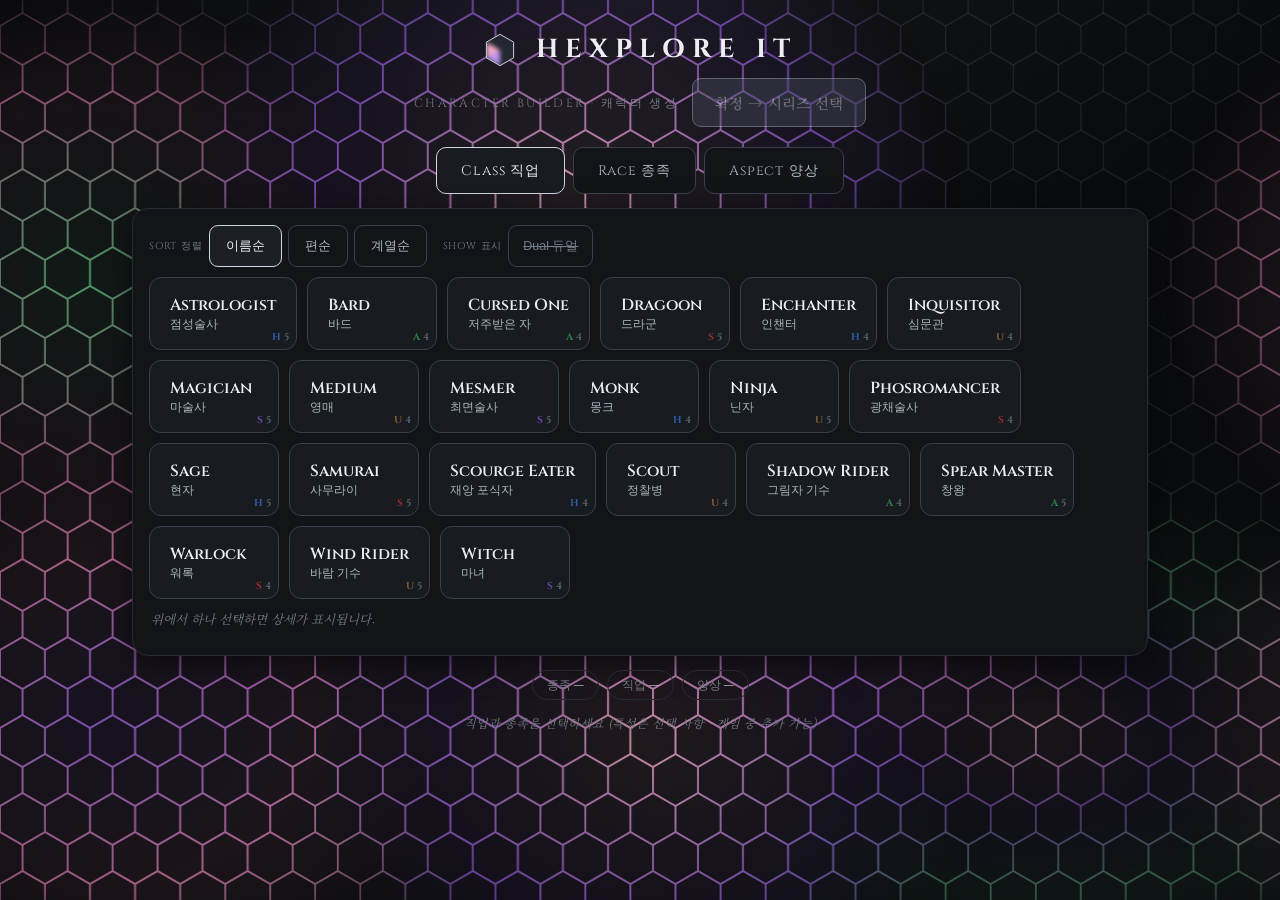
<file: index.html>
<!DOCTYPE html>
<html lang="ko">
<head>
<meta charset="UTF-8">
<meta name="viewport" content="width=device-width, initial-scale=1.0, maximum-scale=1.0, user-scalable=no">
<!-- "마스터리 1 2" 같은 글자를 브라우저가 주소로 읽어 지도 링크를 걸어 버린다. 자동 인식을 끈다. -->
<meta name="format-detection" content="telephone=no,address=no,email=no,date=no">
<title>Hexplore It — Class Board</title>
<link rel="preconnect" href="https://fonts.googleapis.com">
<link rel="preconnect" href="https://fonts.gstatic.com" crossorigin>
<link href="https://fonts.googleapis.com/css2?family=Cinzel:wght@500;600;700&family=Noto+Serif+KR:wght@400;500;600&family=Noto+Sans+KR:wght@400;500;700&display=swap" rel="stylesheet">
<link rel="stylesheet" href="style.css?v=20260907104316">
</head>
<body>
<div id="app"></div>
<script src="data/data.js?v=20260907104316"></script>
<script src="engine/app.js?v=20260907104316"></script>
</body>
</html>
</file>
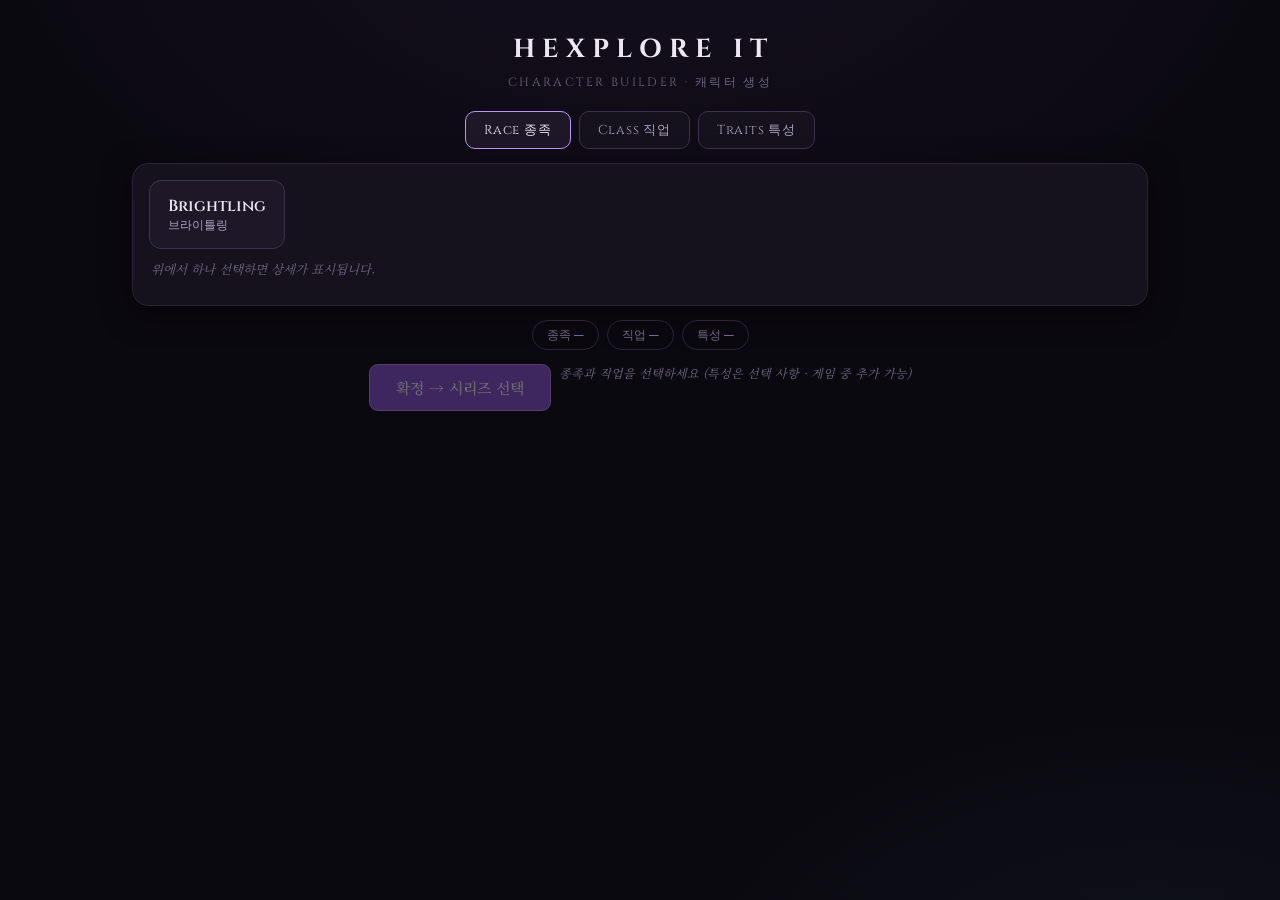
<file: hexplore-combined.html>
<!DOCTYPE html>
<html lang="ko">
<head>
<meta charset="UTF-8">
<meta name="viewport" content="width=device-width, initial-scale=1.0, maximum-scale=1.0, user-scalable=no">
<title>Hexplore It — Class Board</title>
<link rel="preconnect" href="https://fonts.googleapis.com">
<link rel="preconnect" href="https://fonts.gstatic.com" crossorigin>
<link href="https://fonts.googleapis.com/css2?family=Cinzel:wght@500;600;700&family=Noto+Serif+KR:wght@400;500;600&family=Noto+Sans+KR:wght@400;500;700&display=swap" rel="stylesheet">
<style>
:root{
  --void:#0b0910;--panel:#15111d;--panel-2:#1d1728;--edge:#2c2338;--edge-bright:#3d3150;
  --ink:#ece7f3;--ink-dim:#aca0c2;--ink-faint:#726685;--gold:#cba14a;--shadow:0 8px 30px rgba(0,0,0,.5);
  --c-health:#101014;--g-health:#cfd3dd;
  --c-energy:#7f858f;--g-energy:#b6bcc8;
  --c-attack:#c9333a;--g-attack:#ff5f68;
  --c-defence:#d67a24;--g-defence:#ffa64d;
  --c-firstMastery:#8a54d4;--g-firstMastery:#bf94f5;
  --c-secondMastery:#3773d8;--g-secondMastery:#71a5ff;
  --c-navigate:#33a457;--g-navigate:#63d688;
  --c-explore:#cfae2f;--g-explore:#f2d652;
  --c-survival:#3bb4dc;--g-survival:#6fd8f5;
}
*{box-sizing:border-box;-webkit-tap-highlight-color:transparent}
html,body{margin:0;padding:0;background:var(--void);color:var(--ink)}
body{font-family:"Noto Serif KR",serif;min-height:100vh;line-height:1.5;
  background:radial-gradient(1100px 700px at 50% -12%,rgba(138,84,212,.08),transparent 60%),
    radial-gradient(800px 500px at 90% 112%,rgba(59,180,220,.05),transparent 60%),var(--void)}
.wrap{max-width:1040px;margin:0 auto;padding:16px 12px 60px;display:flex;flex-direction:column;gap:14px}

/* ---------- builder / series ---------- */
.builder-head{text-align:center;margin:14px 0 6px}
.wordmark{font-family:"Cinzel";font-weight:700;font-size:26px;letter-spacing:.28em;color:var(--ink);text-indent:.28em}
.sub{font-family:"Cinzel";font-size:12px;letter-spacing:.2em;text-transform:uppercase;color:var(--ink-faint);margin-top:4px}
.segbar,.build-actions{display:flex;gap:8px;justify-content:center;flex-wrap:wrap}
.seg{font-family:"Cinzel";font-size:13px;letter-spacing:.06em;padding:9px 18px;border-radius:10px;border:1px solid var(--edge-bright);background:var(--panel);color:var(--ink-dim);cursor:pointer}
.seg.on{background:var(--panel-2);color:var(--ink);border-color:var(--g-firstMastery)}
.build-body{background:var(--panel);border:1px solid var(--edge);border-radius:16px;padding:16px;box-shadow:var(--shadow)}
.pick-grid{display:flex;flex-wrap:wrap;gap:10px}
.pick-card{background:var(--panel-2);border:1px solid var(--edge-bright);border-radius:12px;padding:14px 18px;cursor:pointer;color:var(--ink);text-align:left;min-width:130px}
.pick-card.on{border-color:var(--g-firstMastery);background:color-mix(in srgb,var(--c-firstMastery) 12%,var(--panel-2))}
.pick-card.wide{width:100%}
.pc-name{font-family:"Cinzel";font-weight:600;font-size:16px}
.pc-ko{font-size:12px;color:var(--ink-dim)}
.pc-src{font-family:"Cinzel";font-size:9.5px;letter-spacing:.1em;text-transform:uppercase;color:var(--ink-faint);margin-bottom:2px}
.pc-desc{font-size:12.5px;color:var(--ink-dim);margin-top:5px}
.pick-list{display:flex;flex-direction:column;gap:8px}
.preview{margin-top:14px;border-top:1px solid var(--edge);padding-top:14px}
.pv-title{font-family:"Cinzel";font-weight:700;font-size:20px}
.pv-title .ko{font-family:"Noto Serif KR";font-size:14px;color:var(--ink-dim);font-weight:400}
.pv-row{font-size:13px;color:var(--ink-dim);margin-top:6px}
.pv-lbl{font-family:"Cinzel";font-size:10px;letter-spacing:.08em;text-transform:uppercase;color:var(--ink-faint);margin-right:8px}
.pv-mods{display:flex;flex-wrap:wrap;gap:6px;margin:10px 0}
.modpill{font-family:"Cinzel";font-size:11px;font-weight:600;border:1px solid var(--edge-bright);border-radius:12px;padding:2px 9px}
.pv-ability{font-size:13px;color:var(--ink-dim);margin-top:8px;padding:8px 10px;background:rgba(0,0,0,.2);border-radius:8px;border-left:2px solid var(--edge-bright)}
.build-summary{display:flex;gap:8px;justify-content:center;flex-wrap:wrap}
.bs{font-size:12px;color:var(--ink-faint);border:1px solid var(--edge);border-radius:20px;padding:5px 14px;font-family:"Cinzel"}
.bs.set{color:var(--ink);border-color:var(--edge-bright)}
.bs b{color:var(--g-firstMastery)}
.hint{font-size:12px;color:var(--ink-faint);text-align:center;font-style:italic}
.btn.big{font-size:15px;padding:12px 26px}
.chosen{text-align:center;font-family:"Cinzel";font-size:16px;color:var(--ink-dim)}
.chosen .ko{font-family:"Noto Serif KR";font-size:13px;color:var(--ink-faint)}
.series-grid{display:grid;grid-template-columns:1fr 1fr;gap:14px}
@media(max-width:560px){.series-grid{grid-template-columns:1fr}}
.series-card{background:linear-gradient(160deg,var(--panel-2),var(--panel));border:1px solid var(--edge-bright);border-radius:16px;padding:22px;cursor:pointer;color:var(--ink);text-align:center;box-shadow:var(--shadow)}
.series-card:hover{border-color:var(--g-firstMastery)}
.sc-badge{font-family:"Cinzel";font-weight:700;font-size:34px;color:var(--g-firstMastery)}
.sc-name{font-family:"Cinzel";font-weight:600;font-size:16px;margin-top:6px}
.sc-ko{font-size:13px;color:var(--ink-dim)}
.sc-note{font-size:11.5px;color:var(--ink-faint);margin-top:10px;line-height:1.5}

/* ---------- board topbar / tabs ---------- */
.board-wrap{gap:0}
.topbar{display:flex;align-items:center;gap:10px;flex-wrap:wrap;padding:6px 2px 10px}
.tb-id{font-family:"Cinzel";font-size:14px;color:var(--ink-dim)}
.series-pill{font-family:"Cinzel";font-size:10px;letter-spacing:.08em;color:var(--g-firstMastery);border:1px solid var(--edge-bright);border-radius:10px;padding:1px 7px;margin-left:6px}
.toolbar{display:flex;gap:6px;flex-wrap:wrap;margin-left:auto}
.tbtn{font-size:12px;font-family:"Noto Serif KR";padding:6px 12px;border-radius:8px;border:1px solid var(--edge-bright);background:var(--panel);color:var(--ink-dim);cursor:pointer}
.tbtn:hover{color:var(--ink)}
.tbtn.warn{border-color:rgba(201,51,58,.5);color:#f0a0a8}
.tabbar{display:flex;gap:4px;overflow-x:auto;padding-bottom:8px;border-bottom:1px solid var(--edge);position:sticky;top:0;background:var(--void);z-index:5}
.tab{white-space:nowrap;font-family:"Cinzel";font-size:12px;letter-spacing:.04em;padding:9px 14px;border-radius:9px 9px 0 0;border:1px solid transparent;background:none;color:var(--ink-faint);cursor:pointer}
.tab.on{color:var(--ink);background:var(--panel);border-color:var(--edge);border-bottom-color:var(--panel)}
.tab-content{display:flex;flex-direction:column;gap:14px;padding-top:14px}

/* ---------- reference blocks ---------- */
.ref-block{border:1px solid var(--edge);border-radius:11px;padding:11px 13px;margin-bottom:9px;background:var(--panel-2)}
.ref-name{font-family:"Cinzel";font-weight:600;font-size:15px}
.ref-name .ko{font-family:"Noto Serif KR";font-size:12px;color:var(--ink-dim);font-weight:400}
.ref-tag{font-size:10px;color:var(--ink-faint);margin-left:8px;font-family:"Cinzel"}
.ref-desc{font-size:13px;color:var(--ink-dim);margin-top:5px}
.term-head{font-family:"Cinzel";font-size:10px;letter-spacing:.14em;text-transform:uppercase;color:var(--ink-faint)}
.term-desc{font-size:14px;color:var(--ink-dim);margin-top:8px;line-height:1.6}

/* ---------- identity (board) ---------- */
.identity{background:linear-gradient(160deg,var(--panel-2),var(--panel));border:1px solid var(--edge);border-radius:16px;padding:16px 18px;box-shadow:var(--shadow);position:relative;overflow:hidden}
.identity::before{content:"";position:absolute;inset:0;background:radial-gradient(500px 200px at 8% -40%,rgba(138,84,212,.12),transparent 70%);pointer-events:none}
.cat-row{display:flex;gap:6px;flex-wrap:wrap;align-items:center;position:relative}
.cat-tag{font-family:"Cinzel";font-weight:600;font-size:11px;letter-spacing:.14em;text-transform:uppercase;border:1px solid;border-radius:20px;padding:3px 11px;position:relative}
.name{font-family:"Cinzel";font-weight:700;font-size:30px;letter-spacing:.03em;margin:6px 0 0;line-height:1.05;position:relative}
.name .ko{font-family:"Noto Serif KR";font-size:17px;font-weight:500;color:var(--ink-dim);margin-left:8px}
.race-line{position:relative;margin-top:6px;font-size:12.5px;color:var(--ink-faint);font-family:"Cinzel";letter-spacing:.04em}
.race-line b{color:var(--ink-dim);font-family:"Noto Serif KR";letter-spacing:0}
.flavor{position:relative;margin-top:8px;font-size:12px;color:var(--ink-faint);font-style:italic;border-left:2px solid var(--edge-bright);padding-left:10px;line-height:1.55}
.special{margin-top:12px;padding:10px 12px;border-radius:10px;background:rgba(0,0,0,.25);border:1px solid var(--edge);border-left:3px solid var(--edge-bright);font-size:13.5px;color:var(--ink-dim);position:relative}
.special b.h{font-weight:600;font-family:"Cinzel";font-size:11px;letter-spacing:.1em;text-transform:uppercase;display:block;margin-bottom:3px}
.foe{margin-top:12px;position:relative}
.foe-label{font-family:"Cinzel";font-size:11px;letter-spacing:.12em;text-transform:uppercase;color:var(--ink-faint);margin-bottom:6px}
.foe-list{display:flex;flex-wrap:wrap;gap:6px;align-items:center}
.chip{display:inline-flex;align-items:center;gap:6px;background:rgba(201,51,58,.12);border:1px solid rgba(201,51,58,.4);color:#f0b8bc;border-radius:16px;padding:4px 6px 4px 11px;font-size:13px}
.chip button{background:none;border:none;color:#f0b8bc;cursor:pointer;font-size:15px;line-height:1;padding:0 2px;opacity:.7}
.add-btn{background:none;border:1px dashed var(--edge-bright);color:var(--ink-faint);border-radius:16px;padding:5px 12px;font-size:13px;cursor:pointer;font-family:"Noto Serif KR"}
.add-btn:hover{color:var(--ink);border-color:var(--g-firstMastery)}

.section{background:var(--panel);border:1px solid var(--edge);border-radius:16px;padding:14px 16px 18px;box-shadow:var(--shadow)}
.sec-head{font-family:"Cinzel";font-weight:600;font-size:13px;letter-spacing:.16em;text-transform:uppercase;color:var(--ink-dim);margin:0 0 14px;display:flex;align-items:center;gap:10px}
.sec-head::after{content:"";flex:1;height:1px;background:linear-gradient(90deg,var(--edge-bright),transparent)}

.hex-wrap{display:flex;flex-wrap:wrap;gap:8px;justify-content:center}
.hex-cell{width:150px;display:flex;flex-direction:column;align-items:center;text-align:center}
.hex-svg{width:126px;height:126px;display:block;overflow:visible}
.hex-poly{stroke-width:1.75}
.pip{stroke-width:1.5;cursor:pointer;transition:fill .15s,r .15s}
.pip.empty{fill:var(--void)}
.hex-val{font-family:"Cinzel";font-weight:700;font-size:33px}
.hex-sub{font-family:"Noto Sans KR";font-size:8.5px;fill:var(--ink-faint)}
.hex-role{margin-top:3px;font-size:10px;color:var(--ink-faint);font-family:"Cinzel";letter-spacing:.1em;text-transform:uppercase}
.hex-title{font-family:"Cinzel";font-size:12.5px;letter-spacing:.03em;font-weight:600;line-height:1.15}
.hex-ko{font-size:11px;color:var(--ink-dim)}
.hex-mod{display:flex;gap:5px;align-items:center;margin-top:5px}
.hex-mod button{width:26px;height:26px;border-radius:7px;border:1px solid var(--edge-bright);background:var(--panel-2);color:var(--ink);font-size:15px;line-height:1;cursor:pointer}
.hex-mod .mtag{font-size:10px;color:var(--ink-faint);min-width:30px;text-align:center;font-family:"Noto Sans KR"}
.hex-mod .mtag b{color:var(--g-defence)}

.vital-grid{display:grid;grid-template-columns:1fr 1fr;gap:12px}
@media(max-width:560px){.vital-grid{grid-template-columns:1fr}}
.vital{border:1px solid var(--edge);border-radius:12px;padding:12px;background:linear-gradient(160deg,var(--panel-2),var(--panel));display:flex;gap:10px}
.vital.hp{border-color:color-mix(in srgb,var(--g-health) 32%,transparent)}
.vital.en{border-color:color-mix(in srgb,var(--g-energy) 32%,transparent)}
.vital .hexside{flex:0 0 auto}
.vital .ctl{flex:1;display:flex;flex-direction:column;justify-content:center;min-width:0}
.vital-name{font-family:"Cinzel";font-size:13px;letter-spacing:.06em;text-transform:uppercase;display:flex;align-items:baseline;gap:6px}
.vital.hp .vital-name{color:var(--g-health)}
.vital.en .vital-name{color:var(--g-energy)}
.vital-name .ko{font-family:"Noto Serif KR";font-size:12px;color:var(--ink-faint);letter-spacing:0;text-transform:none}
.cur-max{display:flex;align-items:baseline;gap:4px;margin:6px 0;font-variant-numeric:tabular-nums}
.cur{font-size:40px;font-weight:700;font-family:"Cinzel";line-height:1}
.hp .cur{color:var(--g-health)}.en .cur{color:var(--g-energy)}
.slash{font-size:22px;color:var(--ink-faint)}
.maxv{font-size:22px;color:var(--ink-dim);font-family:"Cinzel"}
.row{display:flex;gap:6px;align-items:center;margin-top:6px}
.row .lbl{font-size:10px;color:var(--ink-faint);font-family:"Cinzel";letter-spacing:.08em;text-transform:uppercase;min-width:42px}
.sq{width:32px;height:32px;border-radius:8px;border:1px solid var(--edge-bright);background:var(--panel-2);color:var(--ink);font-size:17px;cursor:pointer;line-height:1}
.rval{font-family:"Cinzel";font-weight:700;font-size:17px;min-width:22px;text-align:center}

.mastery-grid{display:grid;grid-template-columns:1fr 1fr;gap:12px;margin-top:14px;align-items:start}
@media(max-width:720px){.mastery-grid{grid-template-columns:1fr}}
.mastery{border:1px solid var(--edge);border-radius:12px;padding:14px}
.mastery.fm{background:linear-gradient(160deg,color-mix(in srgb,var(--c-firstMastery) 12%,var(--panel)),var(--panel));border-color:color-mix(in srgb,var(--g-firstMastery) 28%,transparent)}
.mastery.sm{background:linear-gradient(160deg,color-mix(in srgb,var(--c-secondMastery) 12%,var(--panel)),var(--panel));border-color:color-mix(in srgb,var(--g-secondMastery) 28%,transparent)}
.m-head{display:flex;align-items:baseline;gap:8px;flex-wrap:wrap}
.m-name{font-family:"Cinzel";font-weight:700;font-size:17px}
.mastery.fm .m-name{color:var(--g-firstMastery)}
.mastery.sm .m-name{color:var(--g-secondMastery)}
.m-name .ko{font-family:"Noto Serif KR";font-size:13px;color:var(--ink-dim);font-weight:400;margin-left:4px}
.m-lvl{font-size:11px;color:var(--ink-faint);font-family:"Cinzel";letter-spacing:.05em;margin-left:auto}
.m-lvl b{color:var(--ink)}
.readout{display:flex;gap:16px;margin:10px 0;flex-wrap:wrap;padding:10px 12px;background:rgba(0,0,0,.28);border-radius:9px;border:1px solid var(--edge)}
.stat-out{display:flex;flex-direction:column;gap:1px}
.stat-out .lab{font-size:10px;letter-spacing:.09em;text-transform:uppercase;color:var(--ink-faint);font-family:"Cinzel"}
.stat-out .num{font-size:26px;font-weight:700;font-family:"Cinzel";line-height:1;font-variant-numeric:tabular-nums}
.m-desc{font-size:13px;color:var(--ink-dim);margin-top:8px}
.ref{font-weight:600}
.kw{color:var(--gold);font-weight:500;border-bottom:1px dotted rgba(203,162,75,.5);cursor:pointer}
.state{font-weight:500;font-style:italic;color:var(--g-firstMastery);border-bottom:1px dotted color-mix(in srgb,var(--g-firstMastery) 50%,transparent);cursor:pointer}
.hpc{color:var(--g-health)}.enc{color:var(--g-energy)}

.boosts{margin-top:12px;border-top:1px solid var(--edge);padding-top:10px}
.boost-head{display:flex;align-items:center;gap:8px;font-size:11px;font-family:"Cinzel";letter-spacing:.1em;text-transform:uppercase;color:var(--ink-faint);margin-bottom:8px}
.pick-badge{margin-left:auto;font-family:"Noto Sans KR";font-size:11px;color:var(--ink-dim);background:rgba(138,84,212,.12);border:1px solid var(--edge-bright);border-radius:12px;padding:2px 9px}
.pick-badge b{color:var(--g-firstMastery)}
.boost{display:flex;gap:10px;align-items:flex-start;padding:8px 10px;border-radius:9px;margin-bottom:6px;background:var(--panel-2);border:1px solid var(--edge);font-size:12.5px;color:var(--ink-dim)}
.boost.on{border-color:var(--g-firstMastery);background:rgba(138,84,212,.1);color:var(--ink)}
.boost.locked{opacity:.4}
.boost-toggle{flex:0 0 auto;width:26px;height:26px;border-radius:7px;border:1px solid var(--edge-bright);background:var(--void);color:var(--ink);cursor:pointer;font-size:15px;line-height:1;display:flex;align-items:center;justify-content:center}
.boost.on .boost-toggle{background:var(--c-firstMastery);border-color:var(--g-firstMastery);color:#fff}
.boost.locked .boost-toggle{cursor:not-allowed}
.boost-txt{flex:1}.boost-txt b{color:var(--g-firstMastery);font-weight:600}
.stack{font-size:11px;color:var(--ink-faint);margin-left:6px}

.ability{border:1px solid var(--edge);border-radius:11px;padding:10px 13px;margin-bottom:9px;background:var(--panel-2)}
.ab-top{display:flex;align-items:center;gap:8px;flex-wrap:wrap}
.src-tag{font-family:"Cinzel";font-size:9.5px;letter-spacing:.1em;text-transform:uppercase;padding:2px 8px;border-radius:10px;border:1px solid}
.src-race{color:#7fc9a0;border-color:rgba(127,201,160,.4);background:rgba(127,201,160,.08)}
.src-trait{color:var(--g-explore);border-color:rgba(207,174,47,.4);background:rgba(207,174,47,.08)}
.src-aspect{color:var(--g-firstMastery);border-color:rgba(138,84,212,.4);background:rgba(138,84,212,.08)}
.src-keepsake{color:#e08a5a;border-color:rgba(224,138,90,.4);background:rgba(224,138,90,.08)}
.src-class{color:var(--g-secondMastery);border-color:rgba(55,115,216,.4);background:rgba(55,115,216,.08)}
.src-event{color:#d16a8a;border-color:rgba(209,106,138,.4);background:rgba(209,106,138,.08)}
.ab-name{font-weight:600;font-size:14.5px}
.ab-remove{margin-left:auto;background:none;border:none;color:var(--ink-faint);cursor:pointer;font-size:16px}
.ab-remove:hover{color:var(--g-attack)}
.ab-desc{font-size:13px;color:var(--ink-dim);margin-top:5px}
.ab-track{margin-top:8px;display:flex;align-items:center;gap:8px;flex-wrap:wrap}
.track-check button{width:24px;height:24px;border-radius:6px;border:1px solid var(--edge-bright);background:var(--void);cursor:pointer;color:var(--ink);font-size:13px}
.track-check button.done{background:var(--c-firstMastery);border-color:var(--g-firstMastery);color:#fff}
.track-count{display:flex;align-items:center;gap:6px;font-size:12px;color:var(--ink-dim)}
.track-count button{width:26px;height:26px;border-radius:6px;border:1px solid var(--edge-bright);background:var(--panel);color:var(--ink);cursor:pointer;font-size:14px}
.track-count .cval{font-family:"Cinzel";font-weight:700;font-size:16px;color:var(--g-firstMastery);min-width:20px;text-align:center}
.ability-actions{display:flex;gap:8px;flex-wrap:wrap;margin-top:4px}

.res-grid{display:grid;grid-template-columns:repeat(3,1fr);gap:10px}
.res{border:1px solid var(--edge);border-radius:11px;padding:10px 12px;text-align:center;background:linear-gradient(160deg,var(--panel-2),var(--panel))}
.res .lab{font-size:10px;font-family:"Cinzel";letter-spacing:.08em;text-transform:uppercase;color:var(--ink-faint)}
.res .ko{font-size:10px;color:var(--ink-faint)}
.res .val{font-size:30px;font-weight:700;font-family:"Cinzel";margin:4px 0;font-variant-numeric:tabular-nums}
.res.gold .val{color:var(--gold)}
.res .rowbtn{display:flex;gap:6px;justify-content:center}
.res .rowbtn button{width:30px;height:30px;border-radius:8px;border:1px solid var(--edge-bright);background:var(--panel);color:var(--ink);font-size:16px;cursor:pointer;line-height:1}
.items{margin-top:14px}
.item-list{display:flex;flex-direction:column;gap:6px}
.item{display:flex;align-items:center;gap:8px;padding:8px 10px;border-radius:9px;background:var(--panel-2);border:1px solid var(--edge);font-size:13.5px}
.item .txt{flex:1}
.item button{background:none;border:none;color:var(--ink-faint);cursor:pointer;font-size:16px}
.empty-note{font-size:12.5px;color:var(--ink-faint);font-style:italic;padding:10px 2px;line-height:1.6}

/* ---------- records ---------- */
.rec-list,.load-list{display:flex;flex-direction:column;gap:8px;max-height:56vh;overflow:auto}
.rec{border:1px solid var(--edge);border-radius:10px;padding:10px 12px;background:var(--panel-2)}
.rec-top{display:flex;align-items:center;gap:8px;font-size:13.5px}
.rec-res{font-family:"Cinzel";font-size:11px;padding:2px 8px;border-radius:10px;border:1px solid}
.rec-res.win{color:#7fc9a0;border-color:rgba(127,201,160,.5)}
.rec-res.loss{color:#f0a0a8;border-color:rgba(201,51,58,.5)}
.rec-res.other{color:var(--ink-dim);border-color:var(--edge-bright)}
.rec-meta{font-size:11.5px;color:var(--ink-faint);margin-top:4px}
.rec-memo{font-size:12.5px;color:var(--ink-dim);margin-top:6px;padding:6px 8px;background:rgba(0,0,0,.2);border-radius:6px}
.load-row{display:flex;gap:8px;align-items:center}
.btn.slot{flex:1;text-align:left}

/* ---------- modal ---------- */
.modal-bg{position:fixed;inset:0;background:rgba(5,3,10,.78);display:none;align-items:center;justify-content:center;padding:20px;z-index:50;backdrop-filter:blur(3px)}
.modal-bg.on{display:flex}
.modal{background:var(--panel);border:1px solid var(--edge-bright);border-radius:16px;padding:20px;max-width:440px;width:100%;box-shadow:var(--shadow);max-height:88vh;overflow:auto}
.modal h3{font-family:"Cinzel";font-size:16px;letter-spacing:.08em;margin:0 0 14px}
.field{margin-bottom:12px}
.field label{display:block;font-size:11px;font-family:"Cinzel";letter-spacing:.08em;text-transform:uppercase;color:var(--ink-faint);margin-bottom:5px}
.field input,.field textarea,.field select{width:100%;background:var(--void);border:1px solid var(--edge);color:var(--ink);border-radius:8px;padding:9px 11px;font-size:14px;font-family:"Noto Serif KR"}
.field textarea{min-height:64px;resize:vertical}
.modal-actions{display:flex;gap:8px;justify-content:flex-end;margin-top:16px}
.btn{padding:9px 18px;border-radius:9px;border:1px solid var(--edge-bright);background:var(--panel-2);color:var(--ink);cursor:pointer;font-size:14px;font-family:"Noto Serif KR"}
.btn.primary{background:var(--c-firstMastery);border-color:var(--g-firstMastery);color:#fff;font-weight:500}
.btn:disabled{opacity:.4;cursor:not-allowed}
button:active{transform:scale(.97)}

</style>
</head>
<body>
<div id="app"></div>
<script>
/* =====================================================================
   Hexplore It — DATA
   구조:  CAT(계통) · SHARED(종족/직업/특성=시리즈 공용) · SERIES(시리즈별 참조표)
   여기만 계속 추가하면 됩니다.  엔진(app.js)은 손대지 않습니다.
   이름 표기 규칙: 화면에는 English (한글) 순으로 나옵니다.
   설명 토큰:
     {attack} {defence} {firstMastery} {secondMastery} ...  → 해당 능력 이름으로 자동 치환
     <hp>텍스트</hp> / <en>텍스트</en>  → 체력/에너지 강조색
     <kw>evasion</kw>  → 키워드(클릭 시 오버레이). 소문자 영문이 SERIES.keywords의 key와 매칭
     <state>vulnerable</state>  → 컨디션(클릭 시 오버레이). SERIES.conditions의 key와 매칭
   ===================================================================== */

/* ---------- 직업 계통 (게임 공용 색) ---------- */
const CAT = {
  striker:{en:"Striker",ko:"스트라이커",c:"#c9333a",g:"#ff5f68"},
  sapper: {en:"Sapper", ko:"새퍼",      c:"#8a54d4",g:"#bf94f5"},
  utility:{en:"Utility",ko:"유틸리티",  c:"#a5713e",g:"#d09a5f"},
  healer: {en:"Healer", ko:"힐러",      c:"#3773d8",g:"#71a5ff"},
  assist: {en:"Assist", ko:"어시스트",  c:"#33a457",g:"#63d688"},
  // dual 은 직업 데이터에서 category:{key:"dual",members:["striker","healer"]} 형태로 지정
};

/* 능력치 9종의 화면 순서·역할·게임 공용 테마색 (엔진이 참조) */
const STAT_ORDER = ["health","energy","attack","defence","firstMastery","secondMastery","navigate","explore","survival"];
const STAT_META = {
  health:       {role:"Vital",  roleKo:"체력",  group:"vital"},
  energy:       {role:"Vital",  roleKo:"에너지",group:"vital"},
  attack:       {role:"Attack", roleKo:"공격",  group:"combat"},
  defence:      {role:"Defence",roleKo:"방어",  group:"combat"},
  firstMastery: {role:"First Mastery", roleKo:"기술 1", group:"combat"},
  secondMastery:{role:"Second Mastery",roleKo:"기술 2", group:"combat"},
  navigate:     {role:"Navigate",roleKo:"길찾기",group:"skill"},
  explore:      {role:"Explore", roleKo:"탐험",  group:"skill"},
  survival:     {role:"Survival",roleKo:"생존",  group:"skill"},
};

/* =====================================================================
   SHARED — 시리즈 무관 (종족·직업·특성)
   ===================================================================== */
const SHARED = {

  races: {
    brightling: {
      id:"brightling",
      name:{en:"Brightling",ko:"브라이틀링"},
      favoredEnemy:{en:"Undead",ko:"언데드"},
      foodUse:1,
      mods:{health:0,energy:4,attack:0,defence:0,firstMastery:1,secondMastery:2,navigate:0,explore:1,survival:0},
      ability:{name:{en:"Racial Ability",ko:"종족 능력"},
        desc:"게임 턴마다 1회, <en>에너지 1</en>을 소모해 2라운드 동안 <kw>evasion</kw> 8을 얻는다.",
        track:{type:"check"}},
      flavor:"일루먼(Ilumen) 100명 중 1명꼴로 브라이틀링이 태어난다. 대부분 하플링 남짓밖에 자라지 못하지만, 이들이 내뿜는 빛은 시력에 피해를 입힐 만큼 강렬하다.",
    },
    // 다음 종족은 여기에 같은 형식으로 추가
  },

  classes: {
    warlock: {
      id:"warlock",
      name:{en:"Warlock",ko:"워록"},
      category:{key:"striker"},
      special:{ko:"기술의 비용으로 자신의 <hp>Health (체력)</hp>이나 <en>Energy (에너지)</en>를 지불할 수 있다."},
      /* stats: base = 직업 고유 시작값. 최종값 = base + 종족보정 + 육각형 + 효과 */
      stats:{
        health:{base:6},
        energy:{base:5},
        attack:{base:2, name:{en:"Nether Pull",ko:"네더 풀"}},
        defence:{base:3, name:{en:"Shadow Ward",ko:"섀도우 워드"}},
        firstMastery:{base:2, name:{en:"Arcane Bolt",ko:"아케인 볼트"}, cost:3,
          /* readout: 엔진이 계산해 실시간 표시. desc 는 규칙 원문. boosts 는 강화 목록. */
          readout:(E)=>[
            {lab:"Cost 비용", color:"firstMastery",
             val: Math.max(0, 3 - E.b(1) + (E.on(2)?1:0)) },
            {lab:"Damage 피해", color:"health",
             val: (E.lv("firstMastery")*2 + (E.on(2)? E.lv("attack")/2 : 0)).toFixed(1) },
            ...(E.on(5)? [{lab:"+Energy 에너지", color:"energy", val:E.lv("attack").toFixed(1)}] : [])
          ],
          desc:`{firstMastery} 레벨 ×2 만큼의 <hp>체력 피해</hp>. 3레벨부터 매 3레벨마다 아래 강화 중 하나 선택 <state>(중복 가능, 취소 불가)</state>.`,
          boosts:[
            {stack:true, txt:`{firstMastery}의 생명력 비용 <b>-1</b> (최소 0).`},
            {txt:`피해량을 {attack} 레벨의 <b>절반</b>만큼 <kw>boost</kw>하고, 생명력 비용 <b>+1</b>.`},
            {txt:`일반 피해 대신 대상의 <kw>outlast</kw>에 피해 <b>2</b>를 줄 수도 있다.`},
            {txt:`대상은 전투 종료까지 <state>vulnerable</state> 상태가 된다.`},
            {txt:`추가로 {attack} 레벨만큼 <b>에너지 피해</b>를 입힌다.`},
          ],
        },
        secondMastery:{base:2, name:{en:"Eldritch Siphon",ko:"엘드리치 사이펀"}, cost:1,
          readout:(E)=>[
            {lab:"Cost 비용", color:"secondMastery", val:1},
            {lab:"Damage 피해", color:"neutral", val:(E.lv("attack")+E.lv("secondMastery")).toFixed(1)},
            {lab:"Heal 회복", color:"energy", val:((E.lv("attack")+E.lv("secondMastery"))/3).toFixed(1)},
          ],
          desc:`<en>에너지</en>로 지불 시: {attack}+{secondMastery} 랭크만큼 <hp>체력 피해</hp>, 그 <b>1/3</b>만큼 <kw>heal</kw>. <en>체력</en>으로 지불 시: 같은 양의 <en>에너지 피해</en>, 그 <b>1/3</b>만큼 <kw>heal</kw>. 8레벨부터 체력 1·에너지 1을 소모해 두 효과를 모두 얻는다.`,
        },
        navigate:{base:1, name:{en:"Navigate",ko:"길찾기"}},
        explore:{base:1, name:{en:"Explore",ko:"탐험"}},
        survival:{base:1, name:{en:"Survival",ko:"생존"}},
      }
    },
    // 다음 직업은 여기에 추가.  dual 예:  category:{key:"dual",members:["striker","sapper"]}
  },

  /* 특성: traits / aspects / keepsakes.  게임 중 추가·제거 가능. keepsake 은 공개형.
     지금은 예시만.  실제 데이터 주시면 채웁니다. */
  traits: {
    // 예시 (실데이터로 교체 예정)
    bloodPact:   {id:"bloodPact", type:"trait",  name:{en:"Blood Pact",ko:"피의 서약"},
      desc:"전투당 1회, 체력 2를 지불해 기술 하나를 즉시 재사용. (예시)", track:{type:"check"}},
    voidHunger:  {id:"voidHunger", type:"aspect", name:{en:"Hunger of the Void",ko:"공허의 굶주림"},
      desc:"<kw>heal</kw>할 때마다 공허 충전 +1 (최대 3). (예시)", track:{type:"count",max:3}},
  },
};

/* =====================================================================
   SERIES — 시리즈별 참조표.  탭: keywords · conditions · rules · items · extras[]
   내용은 비어 있어도 앱이 동작합니다. 채우기만 하면 탭에 반영됩니다.
   ===================================================================== */
const SERIES = {
  "4": {
    id:"4", name:{en:"Hexplore It — Edition 4", ko:"헥스플로어 잇 — 4편"}, short:"4",

    keywords: {
      evasion:{name:{en:"Evasion",ko:"회피"}, desc:"공격을 회피할 확률/수치. (정의 추후 채움)"},
      boost:  {name:{en:"Boost",ko:"부스트"},  desc:"수치를 일시적으로 강화한다. (정의 추후 채움)"},
      heal:   {name:{en:"Heal",ko:"회복"},     desc:"체력 또는 에너지를 회복한다. (정의 추후 채움)"},
      outlast:{name:{en:"Outlast",ko:"아웃라스트"}, desc:"적의 지속력 수치. (정의 추후 채움)"},
    },
    conditions: {
      vulnerable:{name:{en:"Vulnerable",ko:"취약"}, desc:"받는 피해가 증가한다. (정의 추후 채움)"},
    },
    rules: [
      // {title:{en,ko}, body:"..."}  형식으로 추가
    ],
    items: [
      // {name:{en,ko}, desc:"...", tags:[]}
    ],
    extras: [
      // {id:"...", label:{en,ko}, entries:[ {name:{en,ko}, desc:"..."} ]}
    ],
  },

  "5": {
    id:"5", name:{en:"Hexplore It — Edition 5", ko:"헥스플로어 잇 — 5편"}, short:"5",
    keywords: {
      evasion:{name:{en:"Evasion",ko:"회피"}, desc:"(5편 정의 추후 채움)"},
      boost:  {name:{en:"Boost",ko:"부스트"},  desc:"(5편 정의 추후 채움)"},
      heal:   {name:{en:"Heal",ko:"회복"},     desc:"(5편 정의 추후 채움)"},
      outlast:{name:{en:"Outlast",ko:"아웃라스트"}, desc:"(5편 정의 추후 채움)"},
    },
    conditions: {
      vulnerable:{name:{en:"Vulnerable",ko:"취약"}, desc:"(5편 정의 추후 채움)"},
    },
    rules: [],
    items: [],
    extras: [],
  },
};

/* 엔진에서 접근할 수 있게 전역으로 노출 */
window.HEX = { CAT, STAT_ORDER, STAT_META, SHARED, SERIES };

</script>
<script>
/* =====================================================================
   Hexplore It — ENGINE (app.js)
   화면: builder → series → board.  board 상단 탭 + 오버레이 + 저장/기록.
   데이터(data.js)만 바꾸면 내용이 바뀌고, 이 파일은 대체로 건드리지 않습니다.
   ===================================================================== */
(function(){
const {CAT,STAT_ORDER,STAT_META,SHARED,SERIES}=window.HEX;

/* ---------- app state ---------- */
const APP={
  screen:"builder",              // builder | series | board
  sel:{raceId:null,classId:null,traitIds:[]},
  builderTab:"race",             // race | class | trait
  char:null,
  tab:"board",                   // board | keyword id...
};

/* ---------- utils ---------- */
const $=(s,r=document)=>r.querySelector(s);
const root=$("#app");
const clone=o=>JSON.parse(JSON.stringify(o));
const nm=o=>o?`${o.en} <span class="ko">(${o.ko})</span>`:"";
const zero=()=>({health:0,energy:0,attack:0,defence:0,firstMastery:0,secondMastery:0,navigate:0,explore:0,survival:0});
const store={
  get(k,d){try{const v=localStorage.getItem(k);return v?JSON.parse(v):d;}catch(e){return d;}},
  set(k,v){try{localStorage.setItem(k,JSON.stringify(v));return true;}catch(e){return false;}}
};
function fmtDate(iso){if(!iso)return"—";const d=new Date(iso);return `${d.getFullYear()}.${String(d.getMonth()+1).padStart(2,"0")}.${String(d.getDate()).padStart(2,"0")}`;}

/* ---------- character build & compute ---------- */
function initTrack(t){if(!t)return null;if(t.type==="check")return{type:"check",used:false};if(t.type==="count")return{type:"count",value:0,max:t.max||3};return null;}
function buildCharacter(sel,seriesId){
  const race=SHARED.races[sel.raceId], cls=SHARED.classes[sel.classId];
  const char={
    raceId:sel.raceId,classId:sel.classId,traitIds:[...sel.traitIds],series:seriesId,
    filled:zero(),mod:zero(),
    curHealth:0,curEnergy:0,regenHealth:0,regenEnergy:0,
    gold:0,food:0,foodUse:race?race.foodUse:0,
    favoredEnemies:race?[clone(race.favoredEnemy)]:[],
    items:[],boosts:{1:0,2:0,3:0,4:0,5:0},abilities:[],
    startDate:new Date().toISOString(),
  };
  if(race&&race.ability)char.abilities.push({id:"aRace",src:"race",name:clone(race.ability.name),desc:race.ability.desc,track:initTrack(race.ability.track)});
  sel.traitIds.forEach(tid=>{const t=SHARED.traits[tid];if(t)char.abilities.push({id:"t_"+tid,src:t.type,name:clone(t.name),desc:t.desc,track:initTrack(t.track)});});
  char.curHealth=effOf(char,"health");char.curEnergy=effOf(char,"energy");
  return char;
}
function baseCharOf(char,k){const cls=SHARED.classes[char.classId],race=SHARED.races[char.raceId];return (cls.stats[k]?cls.stats[k].base:0)+((race&&race.mods[k])||0);}
function effOf(char,k){return Math.max(0,baseCharOf(char,k)+char.filled[k]+char.mod[k]);}
function makeE(char){return{lv:k=>effOf(char,k),b:n=>char.boosts[n]||0,on:n=>(char.boosts[n]||0)>0};}

/* ---------- text expand (tokens · kw · condition) ---------- */
function expand(char,t){
  const cls=SHARED.classes[char.classId];
  return t.replace(/\{(\w+)\}/g,(m,k)=>cls.stats[k]?`<span class="ref" style="color:var(--g-${k})">${cls.stats[k].name.en}</span>`:m)
    .replace(/<hp>(.*?)<\/hp>/g,'<b class="hpc">$1</b>')
    .replace(/<en>(.*?)<\/en>/g,'<b class="enc">$1</b>')
    .replace(/<kw>(.*?)<\/kw>/g,(m,x)=>`<span class="kw" data-kind="kw" data-term="${x.toLowerCase()}">${x}</span>`)
    .replace(/<state>(.*?)<\/state>/g,(m,x)=>`<span class="state" data-kind="state" data-term="${x.toLowerCase()}">${x}</span>`);
}

/* ---------- hexagon ---------- */
const HEX_ANGLES=[90,30,330,270,210,150];
function hexPath(cx,cy,R){return"M"+[0,60,120,180,240,300].map(a=>{const r=a*Math.PI/180;return`${(cx+R*Math.cos(r)).toFixed(2)},${(cy-R*Math.sin(r)).toFixed(2)}`}).join("L")+"Z";}
function renderHex(char,key,showName=true){
  const cls=SHARED.classes[char.classId],st=cls.stats[key],meta=STAT_META[key];
  const filled=char.filled[key],val=effOf(char,key),m=char.mod[key],bc=baseCharOf(char,key);
  const nmEn=st&&st.name?st.name.en:meta.role, nmKo=st&&st.name?st.name.ko:meta.roleKo;
  const cx=63,cy=63,R=52,apo=R*Math.cos(Math.PI/6);let pips="";
  HEX_ANGLES.forEach((a,i)=>{const r=a*Math.PI/180,px=cx+apo*Math.cos(r),py=cy-apo*Math.sin(r),on=i<filled;
    pips+=`<circle class="pip ${on?'full':'empty'}" cx="${px.toFixed(1)}" cy="${py.toFixed(1)}" r="${on?7:5.5}" ${on?`style="fill:var(--g-${key})"`:`style="stroke:var(--edge-bright)"`} data-hex="${key}" data-idx="${i}"></circle>`;});
  return `<div class="hex-cell">
    <svg class="hex-svg" viewBox="0 0 126 126">
      <path class="hex-poly" d="${hexPath(cx,cy,R)}" style="fill:color-mix(in srgb,var(--c-${key}) 26%,#12101a);stroke:var(--g-${key})"/>
      ${pips}
      <text class="hex-val" x="63" y="58" text-anchor="middle" dominant-baseline="middle" style="fill:var(--g-${key})">${val}</text>
      <text class="hex-sub" x="63" y="80" text-anchor="middle">base ${bc}${filled?` +${filled}`:""}${m?(m>0?` \u25B2${m}`:` \u25BC${-m}`):""}</text>
    </svg>
    ${showName?`<div class="hex-role">${meta.role} · ${meta.roleKo}</div><div class="hex-title" style="color:var(--g-${key})">${nmEn}</div><div class="hex-ko">${nmKo}</div>`:""}
    <div class="hex-mod">
      <button data-mod="${key}" data-dir="-1" title="효과로 인한 감소">\u2212</button>
      <span class="mtag">${m?`<b>${m>0?'+':''}${m}</b>`:'효과'}</span>
      <button data-mod="${key}" data-dir="1" title="효과로 인한 증가">\uFF0B</button>
    </div></div>`;
}

/* ---------- mastery card (data-driven) ---------- */
function renderMastery(char,key){
  const cls=SHARED.classes[char.classId],st=cls.stats[key];
  if(!st||!st.desc)return"";
  const E=makeE(char),lv=effOf(char,key);
  const outs=(st.readout?st.readout(E):[]).map(o=>`<div class="stat-out"><span class="lab">${o.lab}</span><span class="num" style="${o.color==='neutral'?'color:var(--ink)':`color:var(--g-${o.color})`}">${o.val}</span></div>`).join("");
  let boostsHTML="";
  if(st.boosts&&st.boosts.length){
    const earned=Math.floor(lv/3),used=Object.values(char.boosts).reduce((a,b)=>a+b,0);
    const rows=st.boosts.map((b,i)=>{
      const n=i+1,cnt=char.boosts[n]||0,on=cnt>0,canPick=used<earned,locked=!on&&!canPick;
      const toggle=b.stack?`<button class="boost-toggle" data-boost="${n}" data-stack="1" ${!canPick?'disabled':''}>+</button>`
        :`<button class="boost-toggle" data-boost="${n}" ${(!on&&!canPick)?'disabled':''}>${on?'\u2726':'+'}</button>`;
      return `<div class="boost ${on?'on':''} ${locked?'locked':''}">${toggle}<div class="boost-txt">${expand(char,b.txt)}${b.stack&&cnt>0?`<span class="stack">\u00D7${cnt}</span>`:""}</div></div>`;
    }).join("");
    boostsHTML=`<div class="boosts"><div class="boost-head"><span>Boosts 강화</span><span class="pick-badge">획득 <b>${earned}</b> · 사용 <b>${used}</b></span></div>${rows}</div>`;
  }
  return `<div class="mastery ${key==='firstMastery'?'fm':'sm'}">
    <div class="m-head"><span class="m-name">${st.name.en}<span class="ko">(${st.name.ko})</span></span><span class="m-lvl">${STAT_META[key].role} · Lv <b>${lv}</b></span></div>
    <div class="readout">${outs}</div>
    <div class="m-desc">${expand(char,st.desc)}</div>
    ${boostsHTML}</div>`;
}

/* ---------- category tags ---------- */
function catTags(cls){
  const c=cls.category,keys=c.key==="dual"?(c.members||[]):[c.key];
  const tags=keys.filter(k=>CAT[k]).map(k=>{const t=CAT[k];return`<span class="cat-tag" style="color:${t.g};border-color:${t.c};background:color-mix(in srgb,${t.c} 12%,transparent)">${t.en} · ${t.ko}</span>`;}).join("");
  return c.key==="dual"?`<span class="cat-tag" style="color:var(--ink-dim);border-color:var(--edge-bright)">Dual · 듀얼</span>${tags}`:tags;
}
function catColor(cls){const c=cls.category,k=c.key==="dual"?(c.members&&c.members[0]):c.key;return CAT[k]?CAT[k].c:"var(--edge-bright)";}

/* =====================================================================
   SCREEN: BUILDER
   ===================================================================== */
function renderBuilder(){
  const raceList=Object.values(SHARED.races), classList=Object.values(SHARED.classes), traitList=Object.values(SHARED.traits);
  const seg=(id,label)=>`<button class="seg ${APP.builderTab===id?'on':''}" data-btab="${id}">${label}</button>`;
  let body="";
  if(APP.builderTab==="race") body=pickList(raceList,APP.sel.raceId,"race",r=>racePreview(r));
  else if(APP.builderTab==="class") body=pickList(classList,APP.sel.classId,"class",c=>classPreview(c));
  else body=traitPicker(traitList);

  const race=SHARED.races[APP.sel.raceId], cls=SHARED.classes[APP.sel.classId];
  const ready=APP.sel.raceId&&APP.sel.classId;
  const summary=`<div class="build-summary">
    <span class="bs ${race?'set':''}">종족 <b>${race?race.name.en:'—'}</b></span>
    <span class="bs ${cls?'set':''}">직업 <b>${cls?cls.name.en:'—'}</b></span>
    <span class="bs ${APP.sel.traitIds.length?'set':''}">특성 <b>${APP.sel.traitIds.length||'—'}</b></span>
  </div>`;

  root.innerHTML=`<div class="wrap">
    <div class="builder-head">
      <div class="wordmark">HEXPLORE IT</div>
      <div class="sub">Character Builder · 캐릭터 생성</div>
    </div>
    <div class="segbar">${seg("race","Race 종족")}${seg("class","Class 직업")}${seg("trait","Traits 특성")}</div>
    <div class="build-body">${body}</div>
    ${summary}
    <div class="build-actions">
      <button class="btn primary big" id="toSeries" ${ready?'':'disabled'}>확정 → 시리즈 선택</button>
      ${ready?'':'<span class="hint">종족과 직업을 선택하세요 (특성은 선택 사항 · 게임 중 추가 가능)</span>'}
    </div>
  </div>`;

  root.querySelectorAll("[data-btab]").forEach(b=>b.onclick=()=>{APP.builderTab=b.dataset.btab;renderBuilder();});
  root.querySelectorAll("[data-pick]").forEach(b=>b.onclick=()=>{
    const kind=b.dataset.kind,id=b.dataset.pick;
    if(kind==="race")APP.sel.raceId=(APP.sel.raceId===id?null:id);
    if(kind==="class")APP.sel.classId=(APP.sel.classId===id?null:id);
    renderBuilder();
  });
  root.querySelectorAll("[data-trait]").forEach(b=>b.onclick=()=>{
    const id=b.dataset.trait,i=APP.sel.traitIds.indexOf(id);
    if(i>=0)APP.sel.traitIds.splice(i,1);else APP.sel.traitIds.push(id);
    renderBuilder();
  });
  const ts=$("#toSeries");if(ts)ts.onclick=()=>{if(ready){APP.screen="series";render();}};
}
function pickList(list,selId,kind,previewFn){
  if(!list.length)return`<div class="empty-note">데이터가 아직 없습니다. data.js에 추가하세요.</div>`;
  const cards=list.map(x=>`<button class="pick-card ${selId===x.id?'on':''}" data-pick="${x.id}" data-kind="${kind}">
    <div class="pc-name">${x.name.en}</div><div class="pc-ko">${x.name.ko}</div></button>`).join("");
  const sel=list.find(x=>x.id===selId);
  return `<div class="pick-grid">${cards}</div>${sel?`<div class="preview">${previewFn(sel)}</div>`:`<div class="empty-note">위에서 하나 선택하면 상세가 표시됩니다.</div>`}`;
}
function racePreview(r){
  const mods=STAT_ORDER.filter(k=>r.mods[k]).map(k=>`<span class="modpill" style="color:var(--g-${k})">${STAT_META[k].role} ${r.mods[k]>0?'+':''}${r.mods[k]}</span>`).join("")||`<span class="empty-note" style="padding:0">보정 없음</span>`;
  return `<div class="pv-title">${r.name.en} <span class="ko">(${r.name.ko})</span></div>
    <div class="pv-row"><span class="pv-lbl">Favored Enemy 숙적</span> ${r.favoredEnemy.en} (${r.favoredEnemy.ko})</div>
    <div class="pv-row"><span class="pv-lbl">Food Use 음식소모</span> ${r.foodUse}</div>
    <div class="pv-mods">${mods}</div>
    <div class="pv-ability">${r.ability?`<b>${r.ability.name.en} (${r.ability.name.ko})</b> — ${r.ability.desc.replace(/<[^>]+>/g,"")}`:""}</div>
    <div class="flavor">${r.flavor||""}</div>`;
}
function classPreview(c){
  const tag=catTags(c);
  const stats=STAT_ORDER.map(k=>c.stats[k]?`<span class="modpill" style="color:var(--g-${k})">${STAT_META[k].role} ${c.stats[k].base}</span>`:"").join("");
  const masteries=["firstMastery","secondMastery"].filter(k=>c.stats[k]&&c.stats[k].name).map(k=>`<div class="pv-row"><span class="pv-lbl" style="color:var(--g-${k})">${STAT_META[k].role}</span> ${c.stats[k].name.en} (${c.stats[k].name.ko})</div>`).join("");
  return `<div class="pv-title">${c.name.en} <span class="ko">(${c.name.ko})</span></div>
    <div style="margin:6px 0">${tag}</div>
    <div class="pv-mods">${stats}</div>
    ${masteries}
    <div class="pv-ability">${c.special?c.special.ko.replace(/<[^>]+>/g,""):""}</div>`;
}
function traitPicker(list){
  if(!list.length)return`<div class="empty-note">특성 데이터가 아직 없습니다. (traits / aspects / keepsakes)<br>data.js의 SHARED.traits 에 추가하세요. 게임 중에도 판에서 직접 추가할 수 있습니다.</div>`;
  const srcName={trait:"Trait 트레잇",aspect:"Aspect 애스펙트",keepsake:"Keepsake 킵세이크"};
  const cards=list.map(t=>`<button class="pick-card wide ${APP.sel.traitIds.includes(t.id)?'on':''}" data-trait="${t.id}">
    <div class="pc-src">${srcName[t.type]||t.type}</div>
    <div class="pc-name">${t.name.en} <span class="pc-ko">(${t.name.ko})</span></div>
    <div class="pc-desc">${t.desc.replace(/<[^>]+>/g,"")}</div></button>`).join("");
  return `<div class="pick-list">${cards}</div><div class="hint" style="margin-top:8px">여러 개 선택 가능 · 게임 중 판에서도 추가/제거할 수 있습니다.</div>`;
}

/* =====================================================================
   SCREEN: SERIES
   ===================================================================== */
function renderSeries(){
  const race=SHARED.races[APP.sel.raceId], cls=SHARED.classes[APP.sel.classId];
  const cards=Object.values(SERIES).map(s=>`<button class="series-card" data-series="${s.id}">
    <div class="sc-badge">${s.short}</div>
    <div class="sc-name">${s.name.en}</div><div class="sc-ko">${s.name.ko}</div>
    <div class="sc-note">키워드 · 컨디션 · 룰 · 아이템 · 기타 참조표가 이 시리즈 기준으로 적용됩니다.</div>
  </button>`).join("");
  root.innerHTML=`<div class="wrap">
    <div class="builder-head"><div class="wordmark">HEXPLORE IT</div><div class="sub">Select Series · 시리즈 선택</div></div>
    <div class="chosen">${race.name.en} <span class="ko">(${race.name.ko})</span> · <span style="color:${catColor(cls)}">${cls.name.en}</span> <span class="ko">(${cls.name.ko})</span></div>
    <div class="series-grid">${cards}</div>
    <div class="build-actions"><button class="btn" id="backBuild">← 캐릭터 수정</button></div>
  </div>`;
  root.querySelectorAll("[data-series]").forEach(b=>b.onclick=()=>{
    APP.char=buildCharacter(APP.sel,b.dataset.series);APP.tab="board";APP.screen="board";render();
  });
  $("#backBuild").onclick=()=>{APP.screen="builder";render();};
}

/* =====================================================================
   SCREEN: BOARD  (+ top tabs + overlay + toolbar)
   ===================================================================== */
function renderBoard(){
  const char=APP.char,cls=SHARED.classes[char.classId],series=SERIES[char.series];
  // top tabs
  const tabs=[{id:"board",label:"Board 캐릭터판"},{id:"keywords",label:"Keywords 키워드"},{id:"conditions",label:"Conditions 컨디션"},{id:"rules",label:"Rules 룰"},{id:"items",label:"Items 아이템"}];
  (series.extras||[]).forEach(x=>tabs.push({id:"extra:"+x.id,label:`${x.label.en} ${x.label.ko}`}));
  const tabbar=tabs.map(t=>`<button class="tab ${APP.tab===t.id?'on':''}" data-tab="${t.id}">${t.label}</button>`).join("");

  const toolbar=`<div class="toolbar">
    <button class="tbtn" id="tbSave">저장</button>
    <button class="tbtn" id="tbLoad">불러오기</button>
    <button class="tbtn" id="tbExport">파일로 내보내기</button>
    <button class="tbtn" id="tbRecords">게임 기록</button>
    <button class="tbtn warn" id="tbEnd">게임 종료·기록</button>
    <button class="tbtn" id="tbNew">새 캐릭터</button>
  </div>`;

  let content = APP.tab==="board" ? boardBody(char) : referenceBody(char,series,APP.tab);

  root.innerHTML=`<div class="wrap board-wrap">
    <div class="topbar">
      <div class="tb-id">${SHARED.races[char.raceId].name.en} · <span style="color:${catColor(cls)}">${cls.name.en}</span> <span class="series-pill">HEX ${series.short}</span></div>
      ${toolbar}
    </div>
    <div class="tabbar">${tabbar}</div>
    <div class="tab-content">${content}</div>
  </div>`;

  // tab switching
  root.querySelectorAll("[data-tab]").forEach(b=>b.onclick=()=>{APP.tab=b.dataset.tab;renderBoard();});
  // toolbar
  $("#tbSave").onclick=saveCharacterModal;
  $("#tbLoad").onclick=loadCharacterModal;
  $("#tbExport").onclick=exportCharacter;
  $("#tbRecords").onclick=recordsModal;
  $("#tbEnd").onclick=endGameModal;
  $("#tbNew").onclick=()=>{if(confirm("현재 캐릭터를 두고 새 캐릭터를 만들까요? (저장하지 않은 변경은 사라집니다)")){APP.sel={raceId:null,classId:null,traitIds:[]};APP.char=null;APP.screen="builder";render();}};

  if(APP.tab==="board")bindBoard(char);
  bindTerms(char);   // keyword/condition overlay from any tab
}

function boardBody(char){
  const cls=SHARED.classes[char.classId],race=SHARED.races[char.raceId];
  const foeHTML=char.favoredEnemies.map((f,i)=>`<span class="chip">${f.en} (${f.ko})<button data-foe="${i}">\u2715</button></span>`).join("")+`<button class="add-btn" id="addFoe">+ 추가</button>`;
  const combat=["attack","defence","firstMastery","secondMastery"].map(k=>renderHex(char,k)).join("");
  const skills=["navigate","explore","survival"].map(k=>renderHex(char,k)).join("");
  const masteries=`<div class="mastery-grid">${renderMastery(char,"firstMastery")}${renderMastery(char,"secondMastery")}</div>`;
  const srcMeta={race:["Race","종족","src-race"],trait:["Trait","트레잇","src-trait"],aspect:["Aspect","애스펙트","src-aspect"],keepsake:["Keepsake","킵세이크","src-keepsake"],class:["Class","직업","src-class"],event:["Event","이벤트","src-event"]};
  const abilityHTML=char.abilities.map(a=>{
    const m=srcMeta[a.src]||["?","?","src-event"];let track="";
    if(a.track&&a.track.type==="check")track=`<div class="ab-track"><div class="track-check"><button class="${a.track.used?'done':''}" data-abcheck="${a.id}">${a.track.used?'\u2713':''}</button></div><span style="font-size:12px;color:var(--ink-faint)">${a.track.used?'사용함 · 탭하여 초기화':'사용 시 탭'}</span></div>`;
    else if(a.track&&a.track.type==="count")track=`<div class="ab-track"><div class="track-count"><button data-abcount="${a.id}" data-dir="-1">\u2212</button><span class="cval">${a.track.value}</span><button data-abcount="${a.id}" data-dir="1">\uFF0B</button><span style="font-size:11px;color:var(--ink-faint)">/ ${a.track.max}</span></div></div>`;
    return `<div class="ability"><div class="ab-top"><span class="src-tag ${m[2]}">${m[0]} · ${m[1]}</span><span class="ab-name">${nm(a.name)}</span><button class="ab-remove" data-abremove="${a.id}">\u2715</button></div><div class="ab-desc">${expand(char,a.desc)}</div>${track}</div>`;
  }).join("");
  const itemHTML=char.items.length?char.items.map(it=>`<div class="item"><span class="txt">${it.text}</span><button data-itemremove="${it.id}">\u2715</button></div>`).join(""):`<div class="empty-note">아직 아이템 없음</div>`;

  return `
    <div class="identity">
      <div class="cat-row">${catTags(cls)}</div>
      <div class="name">${cls.name.en}<span class="ko">${cls.name.ko}</span></div>
      <div class="race-line">Race · 종족 · <b>${race.name.en} (${race.name.ko})</b></div>
      <div class="flavor">${race.flavor||""}</div>
      <div class="special" style="border-left-color:${catColor(cls)}"><b class="h" style="color:${catColor(cls)}">Class Trait · 직업 특성</b>${expand(char,cls.special.ko)}</div>
      <div class="foe"><div class="foe-label">Favored Enemy · 숙적</div><div class="foe-list">${foeHTML}</div></div>
    </div>
    <div class="section"><div class="sec-head">Vital · 생명력</div>
      <div class="vital-grid">${vitalCard(char,"hp","Health","체력","health","curHealth","regenHealth")}${vitalCard(char,"en","Energy","에너지","energy","curEnergy","regenEnergy")}</div>
    </div>
    <div class="section"><div class="sec-head">Survival Skills · 생존 능력치</div><div class="hex-wrap">${skills}</div></div>
    <div class="section"><div class="sec-head">Combat Abilities · 전투 능력치</div><div class="hex-wrap">${combat}</div>${masteries}</div>
    <div class="section"><div class="sec-head">Special Abilities · 특수 능력</div>${abilityHTML}
      <div class="ability-actions">
        <button class="add-btn" data-addability="free">+ 능력 직접 추가</button>
        <button class="add-btn" data-addability="keepsake">+ Keepsake 공개</button>
        <button class="add-btn" data-addability="event">+ Event 능력</button>
      </div>
    </div>
    <div class="section"><div class="sec-head">Resources · 자원</div>
      <div class="res-grid">${resCard(char,"gold","Gold","골드","gold")}${resCard(char,"food","Food","음식","food")}${resCard(char,"foodUse","Food Use","소모량","foodUse")}</div>
      <div class="items"><div class="sec-head" style="font-size:11px;margin:16px 0 10px">Items · 아이템</div><div class="item-list">${itemHTML}</div>
        <div class="ability-actions"><button class="add-btn" id="addItem">+ 아이템 추가</button></div>
      </div>
    </div>`;
}
function vitalCard(char,cls,en,ko,hexKey,curKey,regKey){
  const max=effOf(char,hexKey);
  return `<div class="vital ${cls}"><div class="hexside">${renderHex(char,hexKey,false)}</div>
    <div class="ctl"><div class="vital-name">${en} <span class="ko">(${ko})</span></div>
      <div class="cur-max"><span class="cur">${char[curKey]}</span><span class="slash">/</span><span class="maxv">${max}</span></div>
      <div class="row"><span class="lbl">Cur 현재</span><button class="sq" data-vital="${curKey}" data-dir="-1">\u2212</button><button class="sq" data-vital="${curKey}" data-dir="1">\uFF0B</button></div>
      <div class="row"><span class="lbl">Regen 재생</span><button class="sq" data-vital="${regKey}" data-dir="-1">\u2212</button><span class="rval">${char[regKey]}</span><button class="sq" data-vital="${regKey}" data-dir="1">\uFF0B</button></div>
    </div></div>`;
}
function resCard(char,cls,en,ko,key){
  return `<div class="res ${cls}"><div class="lab">${en}</div><div class="ko">${ko}</div><div class="val">${char[key]}</div>
    <div class="rowbtn"><button data-res="${key}" data-dir="-1">\u2212</button><button data-res="${key}" data-dir="1">\uFF0B</button></div></div>`;
}

/* ---------- reference tabs (keywords / conditions / rules / items / extras) ---------- */
function referenceBody(char,series,tab){
  const empty=msg=>`<div class="section"><div class="empty-note">${msg}</div></div>`;
  if(tab==="keywords"){
    const ks=series.keywords||{};if(!Object.keys(ks).length)return empty("이 시리즈의 키워드가 아직 비어 있습니다. data.js에서 채우세요.");
    return `<div class="section"><div class="sec-head">Keywords · 키워드</div>${Object.entries(ks).map(([k,v])=>refItem(v.name,v.desc)).join("")}</div>`;
  }
  if(tab==="conditions"){
    const cs=series.conditions||{};if(!Object.keys(cs).length)return empty("이 시리즈의 컨디션이 아직 비어 있습니다.");
    return `<div class="section"><div class="sec-head">Conditions · 컨디션</div>${Object.entries(cs).map(([k,v])=>refItem(v.name,v.desc)).join("")}</div>`;
  }
  if(tab==="rules"){
    const rs=series.rules||[];if(!rs.length)return empty("이 시리즈의 룰 참조표가 아직 비어 있습니다.");
    return `<div class="section"><div class="sec-head">Rules · 룰</div>${rs.map(r=>`<div class="ref-block"><div class="ref-name">${r.title.en} <span class="ko">(${r.title.ko})</span></div><div class="ref-desc">${r.body}</div></div>`).join("")}</div>`;
  }
  if(tab==="items"){
    const its=series.items||[];if(!its.length)return empty("이 시리즈의 아이템 표가 아직 비어 있습니다.");
    return `<div class="section"><div class="sec-head">Items · 아이템</div>${its.map(it=>refItem(it.name,it.desc,(it.tags||[]).join(" · "))).join("")}</div>`;
  }
  if(tab.startsWith("extra:")){
    const id=tab.slice(6),x=(series.extras||[]).find(e=>e.id===id);
    if(!x||!(x.entries||[]).length)return empty("이 참조표가 아직 비어 있습니다.");
    return `<div class="section"><div class="sec-head">${x.label.en} · ${x.label.ko}</div>${x.entries.map(e=>refItem(e.name,e.desc)).join("")}</div>`;
  }
  return empty("탭을 찾을 수 없습니다.");
}
function refItem(name,desc,tag){
  return `<div class="ref-block"><div class="ref-name">${name.en} <span class="ko">(${name.ko})</span>${tag?`<span class="ref-tag">${tag}</span>`:""}</div><div class="ref-desc">${desc||""}</div></div>`;
}

/* ---------- board interactions ---------- */
function bindBoard(char){
  root.querySelectorAll(".pip").forEach(p=>p.onclick=()=>{const k=p.dataset.hex,idx=+p.dataset.idx;char.filled[k]=(char.filled[k]>=idx+1)?idx:idx+1;renderBoard();});
  root.querySelectorAll("[data-mod]").forEach(b=>b.onclick=()=>{char.mod[b.dataset.mod]+=+b.dataset.dir;renderBoard();});
  root.querySelectorAll("[data-vital]").forEach(b=>b.onclick=()=>{const k=b.dataset.vital;char[k]=Math.max(0,char[k]+ +b.dataset.dir);renderBoard();});
  root.querySelectorAll("[data-res]").forEach(b=>b.onclick=()=>{const k=b.dataset.res;char[k]=Math.max(0,char[k]+ +b.dataset.dir);renderBoard();});
  root.querySelectorAll("[data-boost]").forEach(b=>b.onclick=()=>{
    if(b.disabled)return;const n=+b.dataset.boost,stack=b.dataset.stack==="1";
    const lv=effOf(char,"firstMastery"),earned=Math.floor(lv/3),used=Object.values(char.boosts).reduce((a,x)=>a+x,0);
    if(used>=earned)return;
    if(stack)char.boosts[n]++;else if(!char.boosts[n])char.boosts[n]=1;
    renderBoard();
  });
  root.querySelectorAll("[data-abcheck]").forEach(b=>b.onclick=()=>{const a=char.abilities.find(x=>x.id===b.dataset.abcheck);a.track.used=!a.track.used;renderBoard();});
  root.querySelectorAll("[data-abcount]").forEach(b=>b.onclick=()=>{const a=char.abilities.find(x=>x.id===b.dataset.abcount);a.track.value=Math.max(0,Math.min(a.track.max,a.track.value+ +b.dataset.dir));renderBoard();});
  root.querySelectorAll("[data-abremove]").forEach(b=>b.onclick=()=>{char.abilities=char.abilities.filter(x=>x.id!==b.dataset.abremove);renderBoard();});
  root.querySelectorAll("[data-itemremove]").forEach(b=>b.onclick=()=>{char.items=char.items.filter(x=>x.id!==b.dataset.itemremove);renderBoard();});
  root.querySelectorAll("[data-foe]").forEach(b=>b.onclick=()=>{char.favoredEnemies.splice(+b.dataset.foe,1);renderBoard();});
  const af=$("#addFoe");if(af)af.onclick=addFoeModal;
  const ai=$("#addItem");if(ai)ai.onclick=addItemModal;
  root.querySelectorAll("[data-addability]").forEach(b=>b.onclick=()=>addAbilityModal(b.dataset.addability));
}
/* keyword/condition overlay — works on every tab */
function bindTerms(char){
  root.querySelectorAll("[data-term]").forEach(s=>s.onclick=()=>openTerm(char,s.dataset.kind,s.dataset.term));
}
function openTerm(char,kind,term){
  const series=SERIES[char.series];
  const dict=kind==="kw"?series.keywords:series.conditions;
  const v=dict&&dict[term];
  const title=kind==="kw"?"Keyword · 키워드":"Condition · 컨디션";
  openModal(`<div class="term-head">${title}</div>
    <h3 style="margin-top:4px">${v?`${v.name.en} <span style="font-size:14px;color:var(--ink-dim)">(${v.name.ko})</span>`:term}</h3>
    <div class="term-desc">${v?v.desc:"이 시리즈에 아직 정의가 없습니다. data.js에서 채우세요."}</div>
    <div class="modal-actions"><button class="btn primary" onclick="closeModal()">닫기</button></div>`);
}

/* =====================================================================
   MODALS (generic)
   ===================================================================== */
const bg=document.createElement("div");bg.className="modal-bg";bg.id="modalBg";bg.innerHTML='<div class="modal" id="modalInner"></div>';document.body.appendChild(bg);
bg.addEventListener("click",e=>{if(e.target===bg)closeModal();});
function openModal(h){$("#modalInner").innerHTML=h;bg.classList.add("on");}
function closeModal(){bg.classList.remove("on");}
window.closeModal=closeModal;

function addFoeModal(){
  openModal(`<h3>Favored Enemy 추가</h3><div class="field"><label>English</label><input id="fEn" placeholder="Goblin"></div><div class="field"><label>한글</label><input id="fKo" placeholder="고블린"></div><div class="modal-actions"><button class="btn" onclick="closeModal()">취소</button><button class="btn primary" id="fSave">추가</button></div>`);
  $("#fSave").onclick=()=>{const en=$("#fEn").value.trim(),ko=$("#fKo").value.trim();if(en||ko)APP.char.favoredEnemies.push({en:en||ko,ko:ko||en});closeModal();renderBoard();};
}
function addItemModal(){
  openModal(`<h3>Item 추가</h3><div class="field"><label>내용</label><input id="iTxt" placeholder="예: Shadow Dagger (그림자 단검) — 공격 +1"></div><div class="modal-actions"><button class="btn" onclick="closeModal()">취소</button><button class="btn primary" id="iSave">추가</button></div>`);
  $("#iSave").onclick=()=>{const t=$("#iTxt").value.trim();if(t)APP.char.items.push({id:"i"+Date.now(),text:t});closeModal();renderBoard();};
}
function addAbilityModal(kind){
  const srcSel=kind==="keepsake"?`<input type="hidden" id="aSrc" value="keepsake">`:kind==="event"?`<input type="hidden" id="aSrc" value="event">`:`<div class="field"><label>출처 Source</label><select id="aSrc"><option value="race">Race 종족</option><option value="trait">Trait 트레잇</option><option value="aspect">Aspect 애스펙트</option><option value="keepsake">Keepsake 킵세이크</option><option value="event">Event 이벤트</option></select></div>`;
  const title=kind==="keepsake"?"Keepsake 공개":kind==="event"?"Event 능력 추가":"능력 직접 추가";
  openModal(`<h3>${title}</h3>${srcSel}<div class="field"><label>이름 (English)</label><input id="aEn" placeholder="Ability name"></div><div class="field"><label>이름 (한글)</label><input id="aKo" placeholder="능력 이름"></div><div class="field"><label>설명</label><textarea id="aDesc" placeholder="효과 설명… ( <kw>heal</kw> , {attack} 토큰 사용 가능 )"></textarea></div><div class="field"><label>트래킹</label><select id="aTrack"><option value="none">없음 (참조 전용)</option><option value="check">1회용 체크</option><option value="count">카운터</option></select></div><div class="field" id="maxWrap" style="display:none"><label>최대치</label><input type="number" id="aMax" value="3"></div><div class="modal-actions"><button class="btn" onclick="closeModal()">취소</button><button class="btn primary" id="aSave">추가</button></div>`);
  $("#aTrack").onchange=e=>{$("#maxWrap").style.display=e.target.value==="count"?"block":"none";};
  $("#aSave").onclick=()=>{
    const en=$("#aEn").value.trim(),ko=$("#aKo").value.trim();if(!en&&!ko){closeModal();return;}
    const tt=$("#aTrack").value;let track=null;
    if(tt==="check")track={type:"check",used:false};
    if(tt==="count")track={type:"count",value:0,max:Math.max(1,+$("#aMax").value||3)};
    APP.char.abilities.push({id:"a"+Date.now(),src:$("#aSrc").value,name:{en:en||ko,ko:ko||en},desc:$("#aDesc").value.trim()||"—",track});
    closeModal();renderBoard();
    /* TODO: src==='event' 자유 입력 능력을 공유 라이브러리(Apps Script)로 append — 추후 연동 */
  };
}

/* ---------- save / load / export / import (개인 캐릭터) ---------- */
function saveCharacterModal(){
  openModal(`<h3>캐릭터 저장</h3><div class="field"><label>저장 이름</label><input id="sName" placeholder="예: 워록 1회차"></div><div class="hint">이 기기(브라우저)에 저장됩니다.</div><div class="modal-actions"><button class="btn" onclick="closeModal()">취소</button><button class="btn primary" id="sGo">저장</button></div>`);
  $("#sGo").onclick=()=>{
    const name=$("#sName").value.trim();if(!name)return;
    const all=store.get("hex.chars",{});all[name]=clone(APP.char);
    const ok=store.set("hex.chars",all);
    closeModal();
    openModal(`<h3>${ok?"저장 완료":"저장 실패"}</h3><div class="term-desc">${ok?`"${name}" 로 저장했습니다.`:"이 브라우저에서 로컬 저장이 막혀 있습니다. '파일로 내보내기'를 사용하세요."}</div><div class="modal-actions"><button class="btn primary" onclick="closeModal()">닫기</button></div>`);
  };
}
function loadCharacterModal(){
  const all=store.get("hex.chars",{});const names=Object.keys(all);
  const list=names.length?names.map(n=>`<div class="load-row"><button class="btn slot" data-load="${n}">${n}</button><button class="tbtn" data-del="${n}">삭제</button></div>`).join(""):`<div class="empty-note">저장된 캐릭터가 없습니다.</div>`;
  openModal(`<h3>캐릭터 불러오기</h3><div class="load-list">${list}</div>
    <div class="field" style="margin-top:14px"><label>또는 파일에서 가져오기</label><input type="file" id="impFile" accept="application/json"></div>
    <div class="modal-actions"><button class="btn" onclick="closeModal()">닫기</button></div>`);
  root.ownerDocument.querySelectorAll("[data-load]").forEach(b=>b.onclick=()=>{APP.char=clone(all[b.dataset.load]);APP.tab="board";APP.screen="board";closeModal();render();});
  document.querySelectorAll("[data-del]").forEach(b=>b.onclick=()=>{delete all[b.dataset.del];store.set("hex.chars",all);loadCharacterModal();});
  const f=$("#impFile");if(f)f.onchange=e=>{const file=e.target.files[0];if(!file)return;const r=new FileReader();r.onload=()=>{try{APP.char=JSON.parse(r.result);APP.tab="board";APP.screen="board";closeModal();render();}catch(err){alert("파일을 읽을 수 없습니다.");}};r.readAsText(file);};
}
function exportCharacter(){
  const data=JSON.stringify(APP.char,null,2);const blob=new Blob([data],{type:"application/json"});
  const a=document.createElement("a");a.href=URL.createObjectURL(blob);
  a.download=`hexplore-${APP.char.classId}-${Date.now()}.json`;a.click();URL.revokeObjectURL(a.href);
}

/* ---------- game records ---------- */
function endGameModal(){
  openModal(`<h3>게임 종료 · 기록</h3>
    <div class="field"><label>결과</label><select id="rResult"><option value="win">승리 Win</option><option value="loss">패배 Loss</option><option value="other">기타</option></select></div>
    <div class="field"><label>메모</label><textarea id="rMemo" placeholder="이번 게임에서 기록하고 싶은 내용…"></textarea></div>
    <div class="hint">종료 시점의 캐릭터 상태 전체가 스냅샷으로 함께 저장됩니다.</div>
    <div class="modal-actions"><button class="btn" onclick="closeModal()">취소</button><button class="btn primary" id="rGo">기록 저장</button></div>`);
  $("#rGo").onclick=()=>{
    const char=APP.char,cls=SHARED.classes[char.classId],race=SHARED.races[char.raceId];
    const rec={
      start:char.startDate,end:new Date().toISOString(),
      race:race.name,class:cls.name,
      traits:char.abilities.filter(a=>["trait","aspect","keepsake"].includes(a.src)).map(a=>a.name.en),
      series:char.series,result:$("#rResult").value,memo:$("#rMemo").value.trim(),
      snapshot:clone(char),
    };
    const recs=store.get("hex.records",[]);recs.unshift(rec);const ok=store.set("hex.records",recs);
    closeModal();
    openModal(`<h3>${ok?"기록 저장됨":"저장 실패"}</h3><div class="term-desc">${ok?"게임 기록에 저장했습니다.":"로컬 저장이 막혀 있습니다."}</div><div class="modal-actions"><button class="btn primary" onclick="closeModal()">닫기</button></div>`);
  };
}
function recordsModal(){
  const recs=store.get("hex.records",[]);
  const rmap={win:"승리",loss:"패배",other:"기타"};
  const list=recs.length?recs.map((r,i)=>`<div class="rec">
    <div class="rec-top"><span class="rec-res ${r.result}">${rmap[r.result]||r.result}</span>
      <b>${r.class.en}</b> · ${r.race.en} · HEX ${r.series}
      <button class="tbtn" data-recdel="${i}" style="margin-left:auto">삭제</button></div>
    <div class="rec-meta">${fmtDate(r.start)} → ${fmtDate(r.end)}${r.traits&&r.traits.length?` · 특성 ${r.traits.length}`:""}</div>
    ${r.memo?`<div class="rec-memo">${r.memo}</div>`:""}
  </div>`).join(""):`<div class="empty-note">저장된 게임 기록이 없습니다.</div>`;
  openModal(`<h3>Game Records · 게임 기록</h3><div class="rec-list">${list}</div><div class="modal-actions"><button class="btn" onclick="closeModal()">닫기</button></div>`);
  document.querySelectorAll("[data-recdel]").forEach(b=>b.onclick=()=>{recs.splice(+b.dataset.recdel,1);store.set("hex.records",recs);recordsModal();});
}

/* =====================================================================
   ROUTER
   ===================================================================== */
function render(){
  if(APP.screen==="builder")renderBuilder();
  else if(APP.screen==="series")renderSeries();
  else renderBoard();
}
render();
})();

</script>
</body>
</html>
</file>
<file: style.css>
:root{
  --void:#0b0910;--panel:#15111d;--panel-2:#1d1728;--edge:#2c2338;--edge-bright:#3d3150;
  --ink:#ece7f3;--ink-dim:#aca0c2;--ink-faint:#726685;--gold:#cba14a;--shadow:0 8px 30px rgba(0,0,0,.5);
  --c-health:#101014;--g-health:#cfd3dd;
  --c-energy:#7f858f;--g-energy:#b6bcc8;
  --c-attack:#c9333a;--g-attack:#ff5f68;
  --c-defence:#d67a24;--g-defence:#ffa64d;
  --c-firstMastery:#8a54d4;--g-firstMastery:#bf94f5;
  --c-secondMastery:#3773d8;--g-secondMastery:#71a5ff;
  --c-navigate:#33a457;--g-navigate:#63d688;
  --c-explore:#cfae2f;--g-explore:#f2d652;
  --c-survival:#3bb4dc;--g-survival:#6fd8f5;
  /* 편별 분위기 색 — 기본값은 4편(어두운 보랏빛 마법). 능력치 9색은 게임 공용이라 편이 바뀌어도 고정 */
  --accent:#bf94f5;--accent-dim:#8a54d4;
  --glow-1:rgba(138,84,212,.08);--glow-2:rgba(59,180,220,.05);
}
/* 5편 — 정글 사원의 밤: 이끼빛 검녹 배경 + 옥/청동 테두리 + 벚꽃색 강조 */
:root[data-series="5"]{
  --void:#080d0a;--panel:#0f1a13;--panel-2:#15241a;--edge:#20362a;--edge-bright:#2f4b39;
  --ink:#eaf2eb;--ink-dim:#a6bfae;--ink-faint:#6b8676;--gold:#c9a227;
  --accent:#f3a8c0;--accent-dim:#a4425f;
  --glow-1:rgba(63,140,90,.13);--glow-2:rgba(243,168,192,.07);
}
/* 4B 균열 — 승천한 녹티스의 자줏빛 어스름 */
:root[data-series="4b"]{
  --void:#0d070f;--panel:#1a0f1c;--panel-2:#231428;--edge:#361d3a;--edge-bright:#4b2a52;
  --ink:#f0e6f2;--ink-dim:#c0a6c4;--ink-faint:#856a8a;--gold:#c98fb0;
  --accent:#e07ab0;--accent-dim:#8e3468;
  --glow-1:rgba(160,40,110,.14);--glow-2:rgba(120,50,150,.07);
}
/* 5C 카프라칸 귀환 — 정글의 짙은 녹빛 */
:root[data-series="5c"]{
  --void:#060d08;--panel:#0d1a10;--panel-2:#132516;--edge:#1d3722;--edge-bright:#2b4e31;
  --ink:#e8f3e9;--ink-dim:#a3c2a8;--ink-faint:#688a6e;--gold:#c9a227;
  --accent:#63d688;--accent-dim:#2f7a45;
  --glow-1:rgba(60,150,85,.15);--glow-2:rgba(100,200,130,.06);
}
/* 5I 이시단 귀환 — 벚꽃빛 어스름 */
:root[data-series="5i"]{
  --void:#0d0709;--panel:#1c1014;--panel-2:#26161c;--edge:#3a2028;--edge-bright:#512d38;
  --ink:#f6e9ee;--ink-dim:#cfa8b6;--ink-faint:#8d6975;--gold:#d8a86a;
  --accent:#f3a8c0;--accent-dim:#a4425f;
  --glow-1:rgba(200,90,130,.14);--glow-2:rgba(240,170,195,.06);
}
*{box-sizing:border-box;-webkit-tap-highlight-color:transparent}
html,body{margin:0;padding:0;background:var(--void);color:var(--ink)}
body{font-family:"Noto Serif KR",serif;min-height:100vh;line-height:1.5;
  background:radial-gradient(1100px 700px at 50% -12%,var(--glow-1),transparent 60%),
    radial-gradient(800px 500px at 90% 112%,var(--glow-2),transparent 60%),var(--void)}
.wrap{max-width:1040px;margin:0 auto;padding:16px 12px 60px;display:flex;flex-direction:column;gap:14px}
/* 넓은 화면에서 남는 좌우 여백 쓰기 —
   1180px 부터는 판을 조금 넓히고, 1500px 부터는 옆 칸을 띄운다.
   패드 폭(~1024)까지는 지금 그대로 둔다. */
/* 판은 넓은 화면에서 화면 폭을 따라간다 — 고정 1040px 이면 PC 에서 좌우가 크게 남는다.
   읽는 글이 아니라 조작판이라 넓어도 손해가 없다. 2000px 에서 멈춘다. */
@media(min-width:1180px){
  .board-wrap{max-width:min(96vw,2000px)}
  /* 세로 배치를 고르면 한 줄이 지나치게 길어지지 않게 폭을 되돌린다 */
  :root[data-layout="stack"] .board-wrap{max-width:1160px}
}
/* 다만 참조표 본문은 한 줄이 너무 길어지면 읽기 나쁘므로 줄 길이를 묶어 둔다 */
.acc-body,.ref-desc{max-width:1180px}
/* 옆 칸 — 세로 배치에서만. 판(1160)이 가로를 다 쓰지 않아 남는 자리에 참조표를 띄운다. */
.board-cols>.col-main{min-width:0}
.side-rail{display:none}
@media(min-width:1560px){
  :root[data-layout="stack"] .board-wrap{max-width:min(96vw,1600px)}
  :root[data-layout="stack"] .tab-content.board-cols{display:grid;
    grid-template-columns:minmax(0,1fr) 380px;gap:20px;align-items:start;padding-top:14px}
  :root[data-layout="stack"] .board-cols>.col-main{display:flex;flex-direction:column;gap:14px}
  :root[data-layout="stack"] .side-rail{display:block;position:sticky;top:12px;
    max-height:calc(100vh - 24px);overflow:auto;overscroll-behavior:contain;
    border:1px solid var(--edge);border-radius:14px;box-shadow:var(--shadow);
    background:color-mix(in srgb,var(--panel) 88%,transparent)}
  .rail-bar{position:sticky;top:0;z-index:2;display:flex;flex-wrap:wrap;gap:5px;padding:10px;
    border-bottom:1px solid var(--edge);border-radius:14px 14px 0 0;
    background:color-mix(in srgb,var(--panel-2) 94%,transparent)}
  .rtab{font-family:'Cinzel';font-size:10.5px;letter-spacing:.3px;padding:6px 9px;min-height:30px;
    border-radius:7px;cursor:pointer;white-space:nowrap;
    border:1px solid var(--edge-bright);background:transparent;color:var(--ink-faint)}
  .rtab.on{border-color:var(--accent);color:var(--ink);background:color-mix(in srgb,var(--accent) 15%,transparent)}
  .rail-body{padding:0 10px 12px}
  .rail-body .section{padding:12px;margin-top:10px}
  .rail-body .sec-head{font-size:10.5px}
  .rail-body .rule-grid{grid-template-columns:1fr;gap:2px 0}
  .rail-body .rule-k{padding-bottom:0}
  .rail-body .acc-body{padding-left:18px}
}
/* 넓은 화면에서는 생명력 · 능력 · 기술을 한 줄에 놓아 한눈에 본다.
   좁은 화면(패드·휴대폰)에서는 지금처럼 위아래로 쌓인다. */
.board-grid{display:flex;flex-direction:column;gap:14px}
@media(min-width:1180px){
  :root:not([data-layout="stack"]) .board-grid{display:grid;
    grid-template-columns:minmax(210px,.8fr) minmax(400px,1.75fr) minmax(210px,.8fr);
    gap:14px;align-items:start}
  :root:not([data-layout="stack"]) .board-grid .vital-grid{grid-template-columns:1fr}
  /* 3단일 때 생명력 칸은 좁다 — 육각형을 위로 올리고 조작부에 가로를 전부 준다.
     나란히 두면 재생 행(라벨+버튼+값+버튼)이 칸 밖으로 밀려 나간다. */
  :root:not([data-layout="stack"]) .board-grid .vital{flex-direction:column;align-items:stretch;gap:6px}
  :root:not([data-layout="stack"]) .board-grid .vital .hexside{align-self:center}
}
/* 화면이 더 넓어 생명력 칸에 여유가 생기면 원래대로 육각형 옆에 조작부를 둔다 */
@media(min-width:1620px){
  :root:not([data-layout="stack"]) .board-grid .vital{flex-direction:row;align-items:stretch;gap:10px}
  :root:not([data-layout="stack"]) .board-grid .vital .hexside{align-self:auto}
  :root:not([data-layout="stack"]) .board-grid .mastery-grid{grid-template-columns:1fr 1fr}
}
/* 룰·참조표 접기 */
.acc{border-top:1px solid var(--edge);}
.acc:first-of-type{border-top:0}
.acc-head{display:flex;align-items:center;gap:9px;width:100%;padding:13px 2px;min-height:46px;
  background:none;border:0;cursor:pointer;text-align:left;color:inherit;font:inherit}
.acc-head .chev{color:var(--ink-faint);font-size:10px;transition:transform .15s;display:inline-block;flex:0 0 auto}
.acc-head .ref-name{font-size:13.5px}
.acc.on>.acc-head .ref-name{color:var(--accent)}
.acc-body{padding:0 2px 14px 21px}


/* ---------- 선택 화면(빌더·시리즈) 전용 흑요석 테마 — 편별 분위기색과 별개인 시리즈 공통 톤 ---------- */
:root[data-screen="builder"],:root[data-screen="series"]{
  --void:#0a0b0d;--panel:#121418;--panel-2:#181b20;--edge:#262a31;--edge-bright:#39404a;
  --ink:#eceef2;--ink-dim:#aeb5bf;--ink-faint:#737b86;--accent:#cfd6e0;--accent-dim:#495260;
  --glow-1:rgba(190,205,225,.055);--glow-2:rgba(150,165,190,.035);
}
/* 배경 — 은빛 헥스 격자(틀)는 고정이고, 그 아래로 오로라가 좌하단→우상단으로 흐른다.
   오로라는 두 번 쓰인다: 배경 전체에 아주 옅게 + 헥스 선 모양으로 잘라 진하게.
   덕분에 선의 색이 오로라가 지나갈 때마다 바뀌며 흐르는 것처럼 보인다. */
#hexbg{position:fixed;inset:0;pointer-events:none;z-index:0;opacity:var(--hexbg-op,1);
  overflow:hidden;contain:strict}
#hexbg i{position:absolute;inset:0;display:block;overflow:hidden}
/* 바깥 틀(.wash/.line)은 제자리에 고정되고 — 특히 .line 의 헥스 마스크가 움직이면 안 된다 —
   그 안의 .aurora 만 transform 으로 흐른다. background-position 애니메이션은
   매 프레임 전면 재도색이라 모바일에서 크게 버벅였다. */
#hexbg .aurora{position:absolute;inset:0 0 -1000px -1400px;will-change:transform;transform:translate3d(0,0,0)}
#hexbg .grid{background-image:var(--hexgrid);background-position:center top}
/* 색은 두 겹으로 겹쳐 두고 투명도만 교차시킨다 — 구간이 바뀔 때 background-image 를
   갈아끼우면 큰 레이어를 통째로 다시 그리느라 화면이 번쩍인다.
   투명도는 합성 단계에서 처리돼 다시 그리는 일이 없다. */
#hexbg .aurora s{position:absolute;inset:0;display:block;
  background-size:1400px 1000px;background-repeat:repeat;
  transition:opacity .9s ease}
/* 평상시 — 시리즈 테마색(4편 보라 · 균열 자홍 · 5편 벚꽃 · 카프라칸 녹색 + 짙은 보라)을
   한 덩어리에 두세 색씩 섞었다. 타일 경계를 넘는 덩어리는 반대편에도 같은 것이 놓여
   이음매에 직선이 생기지 않는다. */
#hexbg .calm{opacity:1;
  background-image:
    radial-gradient(36% 40% at 41% 19%, rgba(243,168,192,0.95) 0%, rgba(138,84,212,0.8) 50%, rgba(138,84,212,0) 78%),
    radial-gradient(36% 40% at 41% 119%, rgba(243,168,192,0.95) 0%, rgba(138,84,212,0.8) 50%, rgba(138,84,212,0) 78%),
    radial-gradient(30% 38% at 46% 74%, rgba(243,168,192,0.9) 0%, rgba(138,84,212,0.75) 50%, rgba(138,84,212,0) 78%),
    radial-gradient(30% 38% at 46% -26%, rgba(243,168,192,0.9) 0%, rgba(138,84,212,0.75) 50%, rgba(138,84,212,0) 78%),
    radial-gradient(31% 33% at 55% 53%, rgba(138,84,212,0.85) 0%, rgba(224,122,176,0.7) 50%, rgba(224,122,176,0) 78%),
    radial-gradient(31% 33% at 7% 72%, rgba(138,84,212,0.8) 0%, rgba(224,122,176,0.65) 50%, rgba(224,122,176,0) 78%),
    radial-gradient(31% 33% at 107% 72%, rgba(138,84,212,0.8) 0%, rgba(224,122,176,0.65) 50%, rgba(224,122,176,0) 78%),
    radial-gradient(30% 38% at 6% 28%, rgba(99,214,136,0.75) 0%, rgba(224,122,176,0.6) 50%, rgba(224,122,176,0) 78%),
    radial-gradient(30% 38% at 6% 128%, rgba(99,214,136,0.75) 0%, rgba(224,122,176,0.6) 50%, rgba(224,122,176,0) 78%),
    radial-gradient(30% 38% at 106% 28%, rgba(99,214,136,0.75) 0%, rgba(224,122,176,0.6) 50%, rgba(224,122,176,0) 78%),
    radial-gradient(30% 38% at 106% 128%, rgba(99,214,136,0.75) 0%, rgba(224,122,176,0.6) 50%, rgba(224,122,176,0) 78%),
    radial-gradient(31% 39% at 18% 69%, rgba(138,84,212,0.7) 0%, rgba(191,148,245,0.55) 25%, rgba(243,168,192,0.4) 50%, rgba(243,168,192,0) 78%),
    radial-gradient(31% 39% at 118% 69%, rgba(138,84,212,0.7) 0%, rgba(191,148,245,0.55) 25%, rgba(243,168,192,0.4) 50%, rgba(243,168,192,0) 78%),
    radial-gradient(40% 33% at 74% 73%, rgba(243,168,192,0.65) 0%, rgba(138,84,212,0.5) 25%, rgba(99,214,136,0.35) 50%, rgba(99,214,136,0) 78%),
    radial-gradient(40% 33% at -26% 73%, rgba(243,168,192,0.65) 0%, rgba(138,84,212,0.5) 25%, rgba(99,214,136,0.35) 50%, rgba(99,214,136,0) 78%)}
/* 피 — 체력이 줄수록 위로 배어 나온다 */
#hexbg .blood{opacity:0;
  background-image:
    radial-gradient(42% 38% at 86% 5%, rgba(198,28,36,1.0) 0%, rgba(195,74,134,0.85) 50%, rgba(195,74,134,0) 78%),
    radial-gradient(42% 38% at 86% 105%, rgba(198,28,36,1.0) 0%, rgba(195,74,134,0.85) 50%, rgba(195,74,134,0) 78%),
    radial-gradient(42% 38% at -14% 5%, rgba(198,28,36,1.0) 0%, rgba(195,74,134,0.85) 50%, rgba(195,74,134,0) 78%),
    radial-gradient(42% 38% at -14% 105%, rgba(198,28,36,1.0) 0%, rgba(195,74,134,0.85) 50%, rgba(195,74,134,0) 78%),
    radial-gradient(34% 39% at 44% 67%, rgba(240,86,80,0.95) 0%, rgba(226,52,52,0.8) 50%, rgba(226,52,52,0) 78%),
    radial-gradient(35% 34% at 33% 52%, rgba(240,86,80,0.9) 0%, rgba(198,28,36,0.75) 50%, rgba(198,28,36,0) 78%),
    radial-gradient(39% 33% at 2% 72%, rgba(198,28,36,0.85) 0%, rgba(226,52,52,0.7) 50%, rgba(226,52,52,0) 78%),
    radial-gradient(39% 33% at 102% 72%, rgba(198,28,36,0.85) 0%, rgba(226,52,52,0.7) 50%, rgba(226,52,52,0) 78%),
    radial-gradient(36% 41% at 69% 58%, rgba(226,52,52,0.8) 0%, rgba(198,28,36,0.65) 50%, rgba(198,28,36,0) 78%),
    radial-gradient(39% 41% at 2% 12%, rgba(195,74,134,0.75) 0%, rgba(198,28,36,0.6) 25%, rgba(240,86,80,0.45) 50%, rgba(240,86,80,0) 78%),
    radial-gradient(39% 41% at 2% 112%, rgba(195,74,134,0.75) 0%, rgba(198,28,36,0.6) 25%, rgba(240,86,80,0.45) 50%, rgba(240,86,80,0) 78%),
    radial-gradient(39% 41% at 102% 12%, rgba(195,74,134,0.75) 0%, rgba(198,28,36,0.6) 25%, rgba(240,86,80,0.45) 50%, rgba(240,86,80,0) 78%),
    radial-gradient(39% 41% at 102% 112%, rgba(195,74,134,0.75) 0%, rgba(198,28,36,0.6) 25%, rgba(240,86,80,0.45) 50%, rgba(240,86,80,0) 78%)}
/* 흐름은 engine/app.js 의 WAAPI 애니메이션(transform)이 굴린다 —
   체력 구간이 바뀌어도 위치가 이어지고 playbackRate 로 속도만 서서히 변한다 */
#hexbg{transition:opacity .9s ease}
#hexbg .wash{opacity:.10}                                   /* 배경 전체에 엷게 */
#hexbg .line{opacity:.85;                                   /* 헥스 선에만 진하게 */
  -webkit-mask-image:var(--hexmask);mask-image:var(--hexmask);
  -webkit-mask-position:center top;mask-position:center top}
/* 캐릭터판에서는 읽기를 방해하지 않게 옅게 */
:root[data-screen="board"]{--hexbg-op:.5}
/* 남은 체력이 50% 이하면 흐름이 빨라지며 피가 배어 나오고, 10% 이하면 붉은색만 남고
   심장이 뛴다. 색 전환은 두 겹의 투명도 교차라 끊기지 않는다. */
:root[data-hp="low"]{--hexbg-op:.62}
:root[data-hp="low"] #hexbg .blood{opacity:.55}
:root[data-hp="crit"]{--hexbg-op:.95}
:root[data-hp="crit"] #hexbg .calm{opacity:.18}
:root[data-hp="crit"] #hexbg .blood{opacity:1}
/* 심장 박동 — 쿵(수축) 쿵(이완) 뒤 쉬는 구간. 흐름 애니메이션과 함께 돌린다 */
:root[data-hp="crit"] #hexbg .line{animation:heartbeat 1.15s ease-out infinite}
:root[data-hp="crit"] #hexbg .wash{animation:heartbeat 1.15s ease-out infinite}
/* 헥스 선의 깜빡임만으로는 큰 화면에서 놓치기 쉬워 화면 가장자리에도 붉은 맥을 준다.
   #hexbg 의 가상요소라 DOM 이 늘지 않고, 투명도만 흔들어 합성 단계에서 처리된다.
   좁은 화면에서는 .line 을 생략하므로 이쪽이 유일한 심박 신호가 된다. */
#hexbg::after{content:"";position:absolute;inset:0;display:none;pointer-events:none;
  background:radial-gradient(125% 105% at 50% 50%, transparent 40%, rgba(176,18,26,.62) 100%)}
:root[data-hp="crit"] #hexbg::after{display:block;animation:heartbeat 1.15s ease-out infinite}
@keyframes heartbeat{
  0%{opacity:.42}
  7%{opacity:1}      /* 첫 박 */
  14%{opacity:.5}
  22%{opacity:.88}   /* 둘째 박 */
  32%{opacity:.42}
  100%{opacity:.42}}
@media (prefers-reduced-motion:reduce){:root[data-hp="crit"] #hexbg .line,:root[data-hp="crit"] #hexbg .wash,
  :root[data-hp="crit"] #hexbg::after{animation:none}}
/* 좁은 화면(휴대폰)에서는 마스크 레이어를 생략한다 — 전면 마스크가 가장 무겁다 */
@media (max-width:820px){#hexbg .line{display:none} #hexbg .wash{opacity:.16}}
/* 배경 효과 끄기 — 툴바에서 전환하며 localStorage 에 남는다 */
:root[data-bg="off"] #hexbg{display:none}
#app,.wrap{position:relative;z-index:1}

/* ---------- builder / series ---------- */
.builder-head{text-align:center;margin:14px 0 6px}
.brand{display:flex;align-items:center;justify-content:center;gap:12px}
.emb{width:34px;height:34px;flex:none}
.wordmark{font-family:"Cinzel";font-weight:700;font-size:26px;letter-spacing:.28em;color:var(--ink);text-indent:.28em}
.sub{font-family:"Cinzel";font-size:12px;letter-spacing:.2em;text-transform:uppercase;color:var(--ink-faint)}
/* 부제 + 확정 버튼을 한 줄에 — 좁으면 자연스럽게 줄바꿈된다 */
.sub-row{display:flex;align-items:center;justify-content:center;gap:14px;flex-wrap:wrap;margin-top:9px}
.segbar,.build-actions{display:flex;gap:8px;justify-content:center;flex-wrap:wrap}
.seg{font-family:"Cinzel";font-size:14px;letter-spacing:.06em;padding:13px 24px;min-height:46px;border-radius:10px;border:1px solid var(--edge-bright);background:var(--panel);color:var(--ink-dim);cursor:pointer}
.seg.on{background:var(--panel-2);color:var(--ink);border-color:var(--accent)}
.build-body{background:var(--panel);border:1px solid var(--edge);border-radius:16px;padding:16px;box-shadow:var(--shadow)}
.pick-grid{display:flex;flex-wrap:wrap;gap:10px}
.pick-card{position:relative;background:var(--panel-2);border:1px solid var(--edge-bright);border-radius:12px;padding:16px 20px;min-height:62px;cursor:pointer;color:var(--ink);text-align:left;min-width:130px}
.ed-badge{position:absolute;right:7px;bottom:5px;font-family:"Cinzel";font-size:10px;font-weight:600;color:var(--ink-faint);opacity:.75;letter-spacing:.05em}
.pick-card.on{border-color:var(--accent);background:color-mix(in srgb,var(--accent-dim) 12%,var(--panel-2))}
/* 펼친 카드는 아래 미리보기와 이어 보이게 강조 */
.pick-card.on.expanded{box-shadow:0 0 0 1px var(--accent) inset}
.pick-card.wide{width:100%}
/* 선택한 카드가 있는 줄 바로 아래에 펼쳐지는 미리보기 — 목록 맨 아래까지 내려가지 않아 가시성이 좋다 */
.pick-grid>.preview.inline{flex:0 0 100%;width:100%;margin:2px 0 6px;padding:16px;padding-top:16px;
  border:1px solid var(--accent-dim);border-radius:14px;
  background:color-mix(in srgb,var(--accent-dim) 9%,var(--panel-2));box-shadow:var(--shadow)}
.pc-name{font-family:"Cinzel";font-weight:600;font-size:16px}
.pc-ko{font-size:12px;color:var(--ink-dim)}
.pc-src{font-family:"Cinzel";font-size:9.5px;letter-spacing:.1em;text-transform:uppercase;color:var(--ink-faint);margin-bottom:2px}
.pc-desc{font-size:12.5px;color:var(--ink-dim);margin-top:5px}
.pick-list{display:flex;flex-direction:column;gap:8px}
.preview{margin-top:14px;border-top:1px solid var(--edge);padding-top:14px}
.pv-title{font-family:"Cinzel";font-weight:700;font-size:20px}
.pv-title .ko{font-family:"Noto Serif KR";font-size:14px;color:var(--ink-dim);font-weight:400}
.pv-row{font-size:13px;color:var(--ink-dim);margin-top:6px}
.pv-lbl{font-family:"Cinzel";font-size:10px;letter-spacing:.08em;text-transform:uppercase;color:var(--ink-faint);margin-right:8px}
/* 마스터리 줄 — 눌러서 한 줄 요약을 연다 */
.pv-mst.on{cursor:pointer;display:flex;align-items:baseline;gap:6px}
.pv-mst.on:hover{color:var(--ink)}
.pv-mst .chev{margin-left:auto;color:var(--ink-faint);font-size:9px;transition:transform .15s;flex:0 0 auto}
.pv-cost{margin-left:7px;font-size:11px;color:var(--g-energy)}
.pv-cost .ko{font-size:.9em;color:var(--ink-faint);margin-left:1px}
.pv-brief{font-size:12px;color:var(--ink-faint);line-height:1.55;margin:4px 0 2px 0;
  padding:7px 10px;border-left:2px solid var(--edge-bright);background:rgba(0,0,0,.16);border-radius:0 7px 7px 0}
.pv-mods{display:flex;flex-wrap:wrap;gap:6px;margin:10px 0}
.modpill{font-family:"Cinzel";font-size:11px;font-weight:600;border:1px solid var(--edge-bright);border-radius:12px;padding:2px 9px}
.pv-ability{font-size:13px;color:var(--ink-dim);margin-top:8px;padding:8px 10px;background:rgba(0,0,0,.2);border-radius:8px;border-left:2px solid var(--edge-bright)}
.build-summary{display:flex;gap:8px;justify-content:center;flex-wrap:wrap}
.bs{font-size:12px;color:var(--ink-faint);border:1px solid var(--edge);border-radius:20px;padding:5px 14px;font-family:"Cinzel"}
.bs.set{color:var(--ink);border-color:var(--edge-bright)}
.bs b{color:var(--accent)}
.hint{font-size:12px;color:var(--ink-faint);text-align:center;font-style:italic}
.btn.big{font-size:16px;padding:15px 30px}
.chosen{text-align:center;font-family:"Cinzel";font-size:16px;color:var(--ink-dim)}
.chosen .ko{font-family:"Noto Serif KR";font-size:13px;color:var(--ink-faint)}
.series-grid{display:grid;grid-template-columns:1fr 1fr;gap:14px}
@media(max-width:560px){.series-grid{grid-template-columns:1fr}}
.series-card{background:linear-gradient(160deg,var(--panel-2),var(--panel));border:1px solid var(--edge-bright);border-radius:16px;padding:22px;cursor:pointer;color:var(--ink);text-align:center;box-shadow:var(--shadow)}
.series-card:hover{border-color:var(--accent)}
.sc-badge{font-family:"Cinzel";font-weight:700;font-size:34px;color:var(--accent)}
.sc-name{font-family:"Cinzel";font-weight:600;font-size:16px;margin-top:6px}
.sc-ko{font-size:13px;color:var(--ink-dim)}
.sc-note{font-size:11.5px;color:var(--ink-faint);margin-top:10px;line-height:1.5}

/* ---------- board topbar / tabs ---------- */
.board-wrap{gap:0}
.topbar{display:flex;align-items:center;gap:10px;flex-wrap:wrap;padding:6px 2px 10px}
.tb-id{font-family:"Cinzel";font-size:14px;color:var(--ink-dim)}
.series-pill{font-family:"Cinzel";font-size:10px;letter-spacing:.08em;color:var(--accent);border:1px solid var(--edge-bright);border-radius:10px;padding:1px 7px;margin-left:6px}
.toolbar{display:flex;gap:6px;flex-wrap:wrap;margin-left:auto}
.tbtn{font-size:13px;font-family:"Noto Serif KR";padding:10px 15px;min-height:42px;border-radius:8px;border:1px solid var(--edge-bright);background:var(--panel);color:var(--ink-dim);cursor:pointer}
.tbtn:hover{color:var(--ink)}
.tbtn.warn{border-color:rgba(201,51,58,.5);color:#f0a0a8}
.tabbar{display:flex;gap:4px;overflow-x:auto;padding-bottom:8px;border-bottom:1px solid var(--edge);position:sticky;top:0;background:var(--void);z-index:5}
.tab{white-space:nowrap;font-family:"Cinzel";font-size:12px;letter-spacing:.04em;padding:9px 14px;border-radius:9px 9px 0 0;border:1px solid transparent;background:none;color:var(--ink-faint);cursor:pointer}
.tab.on{color:var(--ink);background:var(--panel);border-color:var(--edge);border-bottom-color:var(--panel)}
.tab-content{display:flex;flex-direction:column;gap:14px;padding-top:14px}

/* ---------- reference blocks ---------- */
/* 룰 본문 서식 — 소제목 / 라벨-내용 2단 / 번호 단계 / 영문 요약 */
.rule-h{font-family:"Cinzel";font-size:11.5px;letter-spacing:.07em;text-transform:uppercase;color:var(--accent);
  margin:14px 0 7px;padding-left:9px;border-left:2px solid var(--accent-dim)}
.rule-h:first-child{margin-top:2px}
.rule-grid{display:grid;grid-template-columns:max-content 1fr;gap:7px 14px;align-items:start;margin:2px 0 4px}
.rule-k{font-size:12.5px;font-weight:600;color:var(--ink);white-space:nowrap}
.rule-v{font-size:13px;color:var(--ink-dim);line-height:1.55}
.rule-steps{display:flex;flex-direction:column;gap:9px;margin:4px 0}
.rule-step{display:flex;gap:10px;align-items:flex-start}
.rule-step .n{flex:none;width:23px;height:23px;border-radius:50%;margin-top:1px;
  background:color-mix(in srgb,var(--accent-dim) 30%,transparent);border:1px solid var(--accent-dim);
  color:var(--ink);font-family:"Cinzel";font-size:11.5px;display:flex;align-items:center;justify-content:center}
.rule-step .t{font-size:13px;color:var(--ink-dim);line-height:1.55}
.rule-en{font-size:11.5px;color:var(--ink-faint);margin-top:11px;padding-top:8px;border-top:1px dashed var(--edge);line-height:1.5}
/* 상점 표 — 이름 아래에 한글과 비용, 설명 끝에 사용 유형 태그 */
.it-sub{display:block;font-weight:400;font-size:11.5px;color:var(--ink-faint);margin-top:2px}
.it-sub .g{color:var(--g-explore)}
.it-sub .p{color:var(--ink)}
.it-per{font-size:10px;letter-spacing:.03em;opacity:.75}
.it-star{color:var(--accent);font-weight:700}
.it-note{margin-top:10px;font-size:11.5px;color:var(--ink-faint)}
.rule-tag{display:inline-block;font-family:"Cinzel";font-size:10px;letter-spacing:.05em;padding:1px 7px;border-radius:10px;
  border:1px solid var(--edge-bright);color:var(--ink-faint);margin-left:6px;vertical-align:1px}
@media(max-width:560px){.rule-grid{grid-template-columns:1fr;gap:2px 0}
  .rule-k{margin-top:8px}}
.ref-block{border:1px solid var(--edge);border-radius:11px;padding:11px 13px;margin-bottom:9px;background:var(--panel-2)}
.ref-name{font-family:"Cinzel";font-weight:600;font-size:15px}
.ref-name .ko{font-family:"Noto Serif KR";font-size:12px;color:var(--ink-dim);font-weight:400}
.ref-tag{font-size:10px;color:var(--ink-faint);margin-left:8px;font-family:"Cinzel"}
.ref-desc{font-size:13px;color:var(--ink-dim);margin-top:5px}
.term-head{font-family:"Cinzel";font-size:10px;letter-spacing:.14em;text-transform:uppercase;color:var(--ink-faint)}
.term-desc{font-size:14px;color:var(--ink-dim);margin-top:8px;line-height:1.6}

/* ---------- identity (board) ---------- */
.identity{background:linear-gradient(160deg,var(--panel-2),var(--panel));border:1px solid var(--edge);border-radius:16px;padding:16px 18px;box-shadow:var(--shadow);position:relative;overflow:hidden}
.identity::before{content:"";position:absolute;inset:0;background:radial-gradient(500px 200px at 8% -40%,color-mix(in srgb,var(--accent-dim) 24%,transparent),transparent 70%);pointer-events:none}
.cat-row{display:flex;gap:6px;flex-wrap:wrap;align-items:center;position:relative}
.cat-tag{font-family:"Cinzel";font-weight:600;font-size:11px;letter-spacing:.14em;text-transform:uppercase;border:1px solid;border-radius:20px;padding:3px 11px;position:relative}
.name{font-family:"Cinzel";font-weight:700;font-size:30px;letter-spacing:.03em;margin:6px 0 0;line-height:1.05;position:relative}
.name .ko{font-family:"Noto Serif KR";font-size:17px;font-weight:500;color:var(--ink-dim);margin-left:8px}
.race-line{position:relative;margin-top:6px;font-size:12.5px;color:var(--ink-faint);font-family:"Cinzel";letter-spacing:.04em}
.race-line b{color:var(--ink-dim);font-family:"Noto Serif KR";letter-spacing:0}
.flavor{position:relative;margin-top:8px;font-size:12px;color:var(--ink-faint);font-style:italic;border-left:2px solid var(--edge-bright);padding-left:10px;line-height:1.55}
.special{margin-top:12px;padding:10px 12px;border-radius:10px;background:rgba(0,0,0,.25);border:1px solid var(--edge);border-left:3px solid var(--edge-bright);font-size:13.5px;color:var(--ink-dim);position:relative}
.special b.h{font-weight:600;font-family:"Cinzel";font-size:11px;letter-spacing:.1em;text-transform:uppercase;display:block;margin-bottom:3px}
.foe{margin-top:12px;position:relative}
.foe-label{font-family:"Cinzel";font-size:11px;letter-spacing:.12em;text-transform:uppercase;color:var(--ink-faint);margin-bottom:6px}
.foe-list{display:flex;flex-wrap:wrap;gap:6px;align-items:center}
.chip{display:inline-flex;align-items:center;gap:6px;background:rgba(201,51,58,.12);border:1px solid rgba(201,51,58,.4);color:#f0b8bc;border-radius:16px;padding:4px 6px 4px 11px;font-size:13px}
.chip button{background:none;border:none;color:#f0b8bc;cursor:pointer;font-size:15px;line-height:1;padding:0 2px;opacity:.7}
.add-btn{background:none;border:1px dashed var(--edge-bright);color:var(--ink-faint);border-radius:16px;padding:10px 16px;min-height:42px;font-size:13.5px;cursor:pointer;font-family:"Noto Serif KR"}
.add-btn:hover{color:var(--ink);border-color:var(--accent)}

.section{background:var(--panel);border:1px solid var(--edge);border-radius:16px;padding:14px 16px 18px;box-shadow:var(--shadow)}
.sec-head{font-family:"Cinzel";font-weight:600;font-size:13px;letter-spacing:.16em;text-transform:uppercase;color:var(--ink-dim);margin:0 0 14px;display:flex;align-items:center;gap:10px}
.sec-head::after{content:"";flex:1;height:1px;background:linear-gradient(90deg,var(--edge-bright),transparent)}

.hex-wrap{display:flex;flex-wrap:wrap;gap:8px;justify-content:center}
/* 판의 접이식 그룹 — 머리글을 누르면 접힌다. 머리글 오른쪽 버튼은 접기와 무관하게 동작 */
.grp-head{display:flex;align-items:center;gap:9px;cursor:pointer;user-select:none;min-height:46px}
.grp-chev{font-size:11px;color:var(--ink-faint);flex:none}
.grp-title{flex:1}
.grp-extra{display:flex;gap:6px;flex:none}
.grp-head:hover .grp-title{color:var(--ink)}
.hex-cell{position:relative;width:164px;display:flex;flex-direction:column;align-items:center;text-align:center}
/* 뇌물 표식 — 방어 대신 뇌물로 쓸 수 있는 직업(정찰병·최면술사)의 방어 육각형에 붙는다 */
.bribe-dot{position:absolute;right:10px;top:44px;width:15px;height:15px;border-radius:50%;
  background:radial-gradient(circle at 34% 32%,#f8e498,#c9a227 62%,#8a6a12);
  box-shadow:0 0 0 1px rgba(0,0,0,.4),0 0 7px rgba(201,162,39,.45);pointer-events:auto}
.hex-wrap .hex-cell{max-width:calc(50% - 4px)}   /* 좁은 화면에서도 두 개씩 */
.vital .hex-cell{width:150px}
.hex-svg{width:100%;max-width:150px;aspect-ratio:1;height:auto;display:block;overflow:visible}
.hex-poly{stroke-width:1.75}
.pip{stroke-width:1.8;cursor:pointer;transition:fill .15s,r .15s}
.pip.empty{fill:var(--void)}
.pip-num{font-family:"Noto Sans KR";font-size:12px;font-weight:600;pointer-events:none;user-select:none}
.hex-val{font-family:"Cinzel";font-weight:700;font-size:33px}
.hex-sub{font-family:"Noto Sans KR";font-size:8.5px;fill:var(--ink-faint)}
.hex-role{margin-top:3px;font-size:10px;color:var(--ink-faint);font-family:"Cinzel";letter-spacing:.1em;text-transform:uppercase}
.hex-title{font-family:"Cinzel";font-size:12.5px;letter-spacing:.03em;font-weight:600;line-height:1.15}
.hex-ko{font-size:11px;color:var(--ink-dim)}
.hex-mod{display:flex;gap:5px;align-items:center;margin-top:5px}
.hex-mod button{width:26px;height:26px;border-radius:7px;border:1px solid var(--edge-bright);background:var(--panel-2);color:var(--ink);font-size:15px;line-height:1;cursor:pointer}
.hex-mod .mtag{font-size:10px;color:var(--ink-faint);min-width:30px;text-align:center;font-family:"Noto Sans KR"}
.hex-mod .mtag b{color:var(--g-defence)}

.vital-grid{display:grid;grid-template-columns:1fr 1fr;gap:12px}
@media(max-width:620px){.vital-grid{grid-template-columns:1fr}}   /* 좁으면 세로로 — 육각형 크기 유지 */
@media(max-width:560px){.vital-grid{grid-template-columns:1fr}}
.vital{border:1px solid var(--edge);border-radius:12px;padding:12px;background:linear-gradient(160deg,var(--panel-2),var(--panel));display:flex;gap:10px}
.vital.hp{border-color:color-mix(in srgb,var(--g-health) 32%,transparent)}
.vital.en{border-color:color-mix(in srgb,var(--g-energy) 32%,transparent)}
.vital .hexside{flex:0 0 auto}
.vital .ctl{flex:1;display:flex;flex-direction:column;justify-content:center;min-width:0}
.vital-name{font-family:"Cinzel";font-size:13px;letter-spacing:.06em;text-transform:uppercase;display:flex;align-items:baseline;gap:6px}
.vital.hp .vital-name{color:var(--g-health)}
.vital.en .vital-name{color:var(--g-energy)}
.vital-name .ko{font-family:"Noto Serif KR";font-size:12px;color:var(--ink-faint);letter-spacing:0;text-transform:none}
.cur-max{display:flex;align-items:baseline;gap:4px;margin:6px 0;font-variant-numeric:tabular-nums}
.cur{font-size:40px;font-weight:700;font-family:"Cinzel";line-height:1}
.hp .cur{color:var(--g-health)}.en .cur{color:var(--g-energy)}
.slash{font-size:22px;color:var(--ink-faint)}
.maxv{font-size:22px;color:var(--ink-dim);font-family:"Cinzel"}
.row{display:flex;gap:6px;align-items:center;margin-top:6px}
.row .lbl{font-size:10px;color:var(--ink-faint);font-family:"Cinzel";letter-spacing:.08em;text-transform:uppercase;min-width:42px}
.sq{width:42px;height:42px;border-radius:9px;border:1px solid var(--edge-bright);background:var(--panel-2);color:var(--ink);font-size:19px;cursor:pointer;line-height:1}
.rval{font-family:"Cinzel";font-weight:700;font-size:17px;min-width:22px;text-align:center}

.mastery-grid{display:grid;grid-template-columns:1fr 1fr;gap:12px;margin-top:14px;align-items:start}
@media(max-width:720px){.mastery-grid{grid-template-columns:1fr}}
.mastery{border:1px solid var(--edge);border-radius:12px;padding:14px}
.mastery.fm{background:linear-gradient(160deg,color-mix(in srgb,var(--c-firstMastery) 12%,var(--panel)),var(--panel));border-color:color-mix(in srgb,var(--g-firstMastery) 28%,transparent)}
.mastery.sm{background:linear-gradient(160deg,color-mix(in srgb,var(--c-secondMastery) 12%,var(--panel)),var(--panel));border-color:color-mix(in srgb,var(--g-secondMastery) 28%,transparent)}
.m-head{display:flex;align-items:baseline;gap:8px;flex-wrap:wrap}
.m-name{font-family:"Cinzel";font-weight:700;font-size:17px}
.mastery.fm .m-name{color:var(--g-firstMastery)}
.mastery.sm .m-name{color:var(--g-secondMastery)}
.m-name .ko{font-family:"Noto Serif KR";font-size:13px;color:var(--ink-dim);font-weight:400;margin-left:4px}
.m-lvl{font-size:11px;color:var(--ink-faint);font-family:"Cinzel";letter-spacing:.05em;margin-left:auto}
.m-lvl b{color:var(--ink)}
.readout{display:flex;gap:16px;margin:10px 0;flex-wrap:wrap;padding:10px 12px;background:rgba(0,0,0,.28);border-radius:9px;border:1px solid var(--edge)}
.stat-out{display:flex;flex-direction:column;gap:1px}
.stat-out .lab{font-size:10px;letter-spacing:.09em;text-transform:uppercase;color:var(--ink-faint);font-family:"Cinzel"}
.stat-out .num{font-size:26px;font-weight:700;font-family:"Cinzel";line-height:1;font-variant-numeric:tabular-nums}
.m-desc{font-size:13px;color:var(--ink-dim);margin-top:8px}
.ref{font-weight:600}
.kw{color:var(--gold);font-weight:500;border-bottom:1px dotted color-mix(in srgb,var(--gold) 55%,transparent);cursor:pointer}
.state{font-weight:500;font-style:italic;color:var(--accent);border-bottom:1px dotted color-mix(in srgb,var(--accent) 50%,transparent);cursor:pointer}
.hpc{color:var(--g-health)}.enc{color:var(--g-energy)}

.boosts{margin-top:12px;border-top:1px solid var(--edge);padding-top:10px}
.boost-head{display:flex;align-items:center;gap:8px;font-size:11px;font-family:"Cinzel";letter-spacing:.1em;text-transform:uppercase;color:var(--ink-faint);margin-bottom:8px}
.pick-badge{margin-left:auto;font-family:"Noto Sans KR";font-size:11px;color:var(--ink-dim);background:color-mix(in srgb,var(--accent-dim) 24%,transparent);border:1px solid var(--edge-bright);border-radius:12px;padding:2px 9px}
.pick-badge b{color:var(--accent)}
.boost{display:flex;gap:10px;align-items:flex-start;padding:8px 10px;border-radius:9px;margin-bottom:6px;background:var(--panel-2);border:1px solid var(--edge);font-size:12.5px;color:var(--ink-dim)}
.boost.on{border-color:var(--accent);background:color-mix(in srgb,var(--accent-dim) 20%,transparent);color:var(--ink)}
.boost.locked{opacity:.4}
.boost-toggle{flex:0 0 auto;width:26px;height:26px;border-radius:7px;border:1px solid var(--edge-bright);background:var(--void);color:var(--ink);cursor:pointer;font-size:15px;line-height:1;display:flex;align-items:center;justify-content:center}
.boost.on .boost-toggle{background:var(--accent-dim);border-color:var(--accent);color:#fff}
.boost.locked .boost-toggle{cursor:not-allowed}
.boost-txt{flex:1}.boost-txt b{color:var(--accent);font-weight:600}
.stack{font-size:11px;color:var(--ink-faint);margin-left:6px}

.ability{border:1px solid var(--edge);border-radius:11px;padding:10px 13px;margin-bottom:9px;background:var(--panel-2)}
.ab-top{display:flex;align-items:center;gap:8px;flex-wrap:wrap}
.src-tag{font-family:"Cinzel";font-size:9.5px;letter-spacing:.1em;text-transform:uppercase;padding:2px 8px;border-radius:10px;border:1px solid}
.src-race{color:#7fc9a0;border-color:rgba(127,201,160,.4);background:rgba(127,201,160,.08)}
.src-trait{color:var(--g-explore);border-color:rgba(207,174,47,.4);background:rgba(207,174,47,.08)}
.src-aspect{color:var(--accent);border-color:color-mix(in srgb,var(--accent-dim) 55%,transparent);background:color-mix(in srgb,var(--accent-dim) 16%,transparent)}
.src-keepsake{color:#e08a5a;border-color:rgba(224,138,90,.4);background:rgba(224,138,90,.08)}
.src-class{color:var(--g-secondMastery);border-color:rgba(55,115,216,.4);background:rgba(55,115,216,.08)}
.src-event{color:#d16a8a;border-color:rgba(209,106,138,.4);background:rgba(209,106,138,.08)}
.ab-name{font-weight:600;font-size:14.5px}
.ab-remove{margin-left:auto;background:none;border:none;color:var(--ink-faint);cursor:pointer;font-size:16px}
.ab-remove:hover{color:var(--g-attack)}
.ab-desc{font-size:13px;color:var(--ink-dim);margin-top:5px}
.ab-track{margin-top:8px;display:flex;align-items:center;gap:8px;flex-wrap:wrap}
.track-check button{width:24px;height:24px;border-radius:6px;border:1px solid var(--edge-bright);background:var(--void);cursor:pointer;color:var(--ink);font-size:13px}
.track-check button.done{background:var(--accent-dim);border-color:var(--accent);color:#fff}
.track-count{display:flex;align-items:center;gap:6px;font-size:12px;color:var(--ink-dim)}
.track-count button{width:26px;height:26px;border-radius:6px;border:1px solid var(--edge-bright);background:var(--panel);color:var(--ink);cursor:pointer;font-size:14px}
.track-count .cval{font-family:"Cinzel";font-weight:700;font-size:16px;color:var(--accent);min-width:20px;text-align:center}
.ability-actions{display:flex;gap:8px;flex-wrap:wrap;margin-top:4px}

.res-grid{display:grid;grid-template-columns:repeat(3,1fr);gap:10px}
.res{border:1px solid var(--edge);border-radius:11px;padding:10px 12px;text-align:center;background:linear-gradient(160deg,var(--panel-2),var(--panel))}
.res .lab{font-size:10px;font-family:"Cinzel";letter-spacing:.08em;text-transform:uppercase;color:var(--ink-faint)}
.res .ko{font-size:10px;color:var(--ink-faint)}
.res .val{font-size:30px;font-weight:700;font-family:"Cinzel";margin:4px 0;font-variant-numeric:tabular-nums}
.res.gold .val{color:var(--gold)}
.res .rowbtn{display:flex;gap:6px;justify-content:center}
.res .rowbtn button{width:44px;height:44px;border-radius:9px;border:1px solid var(--edge-bright);background:var(--panel);color:var(--ink);font-size:19px;cursor:pointer;line-height:1}
.items{margin-top:14px}
.item-list{display:flex;flex-direction:column;gap:6px}
.item{display:flex;align-items:center;gap:8px;padding:8px 10px;border-radius:9px;background:var(--panel-2);border:1px solid var(--edge);font-size:13.5px}
.item .txt{flex:1}
.item button{background:none;border:none;color:var(--ink-faint);cursor:pointer;font-size:16px}
.empty-note{font-size:12.5px;color:var(--ink-faint);font-style:italic;padding:10px 2px;line-height:1.6}

/* ---------- records ---------- */
.rec-list,.load-list{display:flex;flex-direction:column;gap:8px;max-height:56vh;overflow:auto}
.rec{border:1px solid var(--edge);border-radius:10px;padding:10px 12px;background:var(--panel-2)}
.rec-top{display:flex;align-items:center;gap:8px;font-size:13.5px}
.rec-res{font-family:"Cinzel";font-size:11px;padding:2px 8px;border-radius:10px;border:1px solid}
.rec-res.win{color:#7fc9a0;border-color:rgba(127,201,160,.5)}
.rec-res.loss{color:#f0a0a8;border-color:rgba(201,51,58,.5)}
.rec-res.other{color:var(--ink-dim);border-color:var(--edge-bright)}
.rec-meta{font-size:11.5px;color:var(--ink-faint);margin-top:4px}
.rec-memo{font-size:12.5px;color:var(--ink-dim);margin-top:6px;padding:6px 8px;background:rgba(0,0,0,.2);border-radius:6px}
.load-row{display:flex;gap:8px;align-items:center}
.btn.slot{flex:1;text-align:left}
/* 고르는 목록(패밀리어 등) — 칸을 고르게 깔고 이름을 영/한 두 줄로 나눠 읽기 쉽게 */
.modal-grid{display:grid;grid-template-columns:repeat(auto-fill,minmax(186px,1fr));gap:8px}
.pick-slot{position:relative;text-align:left;padding:11px 36px 11px 14px;line-height:1.3}
.pick-slot .en{display:block;font-size:14px}
.pick-slot .ko{display:block;font-size:12px;color:var(--ink-dim);margin-top:2px}
.pick-slot .tail{position:absolute;right:10px;top:50%;transform:translateY(-50%);
  font-family:"Cinzel";font-size:11px;font-weight:600;color:var(--ink-faint);opacity:.85}

/* 게임 아이콘 — 게임 가이드 44쪽에서 뽑아 온 그림. 글자 옆에 그대로 얹는다. */
.ic{display:inline-flex;align-items:center;gap:4px;white-space:nowrap}
.ic>img{width:1.25em;height:1.25em;flex:0 0 auto;object-fit:contain;vertical-align:-.25em}
.ic .ko{color:var(--ink-dim);font-size:.88em;margin-left:1px}
.ic-x{color:var(--g-defence);cursor:pointer;
  border-bottom:1px dotted color-mix(in srgb,var(--g-defence) 55%,transparent)}
.ic-x:hover{border-bottom-style:solid}
.ic-big{display:inline-flex;width:30px;height:30px}
.ic-big>img{width:100%;height:100%;object-fit:contain}

/* ---------- turn flow sheet ---------- */
/* 한 장으로 훑는 턴 순서. 게임 상태는 실물이 들고, 여기는 "다음이 뭐더라" 할 때만 본다. */
.ts-note{font-size:12px;color:var(--ink-faint);margin:-6px 0 14px}
.turnsheet{display:flex;flex-direction:column;gap:12px}
.ts-phase{display:flex;gap:12px;align-items:flex-start;border:1px solid var(--edge);border-radius:13px;
  padding:13px 14px;background:var(--panel-2)}
.ts-n{flex:0 0 auto;width:30px;height:30px;border-radius:50%;display:flex;align-items:center;justify-content:center;
  font-family:"Cinzel";font-size:15px;font-weight:700;color:var(--accent);
  border:1px solid var(--accent);background:color-mix(in srgb,var(--accent-dim) 16%,transparent)}
.ts-body{min-width:0;flex:1}
.ts-title{font-family:"Cinzel";font-size:14.5px;font-weight:600;margin-bottom:8px;
  display:flex;align-items:baseline;gap:9px;flex-wrap:wrap}
.ts-title .reflink{font-family:"Noto Serif KR";font-size:11px}
.ts-line{font-size:12.5px;color:var(--ink-dim);line-height:1.55;margin:6px 0}
.ts-grid{display:grid;grid-template-columns:max-content 1fr;gap:6px 13px;align-items:start;margin:7px 0 2px}
.ts-k{font-size:12.5px;font-weight:600;color:var(--ink);white-space:nowrap}
.ts-v{font-size:12.5px;color:var(--ink-dim);line-height:1.55}
.ts-roll{display:inline-block;margin-top:3px;font-size:11.5px;color:var(--ink-faint)}
.ts-real,.ts-app{display:inline-block;font-family:"Cinzel";font-size:9.5px;letter-spacing:.05em;
  padding:1px 7px;border-radius:10px;margin-left:5px;vertical-align:middle}
.ts-real{color:var(--ink-faint);border:1px solid var(--edge-bright)}
.ts-new,.ts-chg{display:inline-block;font-size:9.5px;letter-spacing:.04em;padding:1px 7px;border-radius:10px;
  font-family:"Noto Serif KR";vertical-align:middle}
.ts-new{color:var(--accent);border:1px solid var(--accent-dim)}
.ts-h,.ts-s{display:inline-block;font-size:9.5px;letter-spacing:.04em;padding:1px 7px;border-radius:10px;
  font-family:"Noto Serif KR";vertical-align:middle;margin-left:4px}
.ts-h{color:var(--g-navigate);border:1px solid var(--g-navigate)}
.ts-s{color:var(--g-defence);border:1px solid var(--g-defence)}
.ts-phase.stage{background:color-mix(in srgb,var(--accent-dim) 8%,var(--panel-2))}
.ts-phase.stage .ts-n{font-size:13px}
.ts-chg{color:var(--g-attack);border:1px solid var(--g-attack);margin-right:4px}
.p-on{font-size:11px;padding:5px 11px;min-height:30px;border-radius:999px;border:1px solid var(--edge-bright);
  background:transparent;color:var(--ink-faint);cursor:pointer;font-family:"Noto Serif KR"}
.p-on.on{color:var(--g-attack);border-color:var(--g-attack);background:color-mix(in srgb,var(--c-attack) 20%,transparent)}
.p-mon.on{border-color:var(--g-attack)}
.p-tier{border:1px solid var(--edge);border-radius:11px;padding:9px 11px;margin-bottom:8px;background:var(--panel-2)}
.p-tier-h{font-family:"Cinzel";font-size:10.5px;letter-spacing:.08em;text-transform:uppercase;
  color:var(--ink-faint);margin-bottom:7px}
.p-rune-l .ko{font-size:10.5px;color:var(--ink-faint);margin-left:3px}
.p-ic{width:1.15em;height:1.15em;object-fit:contain;vertical-align:-.22em;margin-right:4px}
.p-title .p-ic{width:1.05em;height:1.05em}
.ts-app{color:var(--accent);border:1px solid var(--accent-dim)}
@media(max-width:560px){
  .ts-grid{grid-template-columns:1fr;gap:2px 0}
  .ts-k{margin-top:8px}
  .ts-phase{padding:11px 12px;gap:9px}
}

/* ---------- party ---------- */
/* 그룹이 함께 쓰는 기록 — 판이 아니라 파티 단위 값들 */
.p-intro{font-size:12px;color:var(--ink-faint);margin:-6px 0 14px}
.p-block{border-top:1px solid var(--edge);padding:14px 0 16px}
.p-block:first-of-type{border-top:0;padding-top:2px}
.p-head{display:flex;align-items:center;gap:10px;margin-bottom:10px}
.p-title{font-family:"Cinzel";font-weight:600;font-size:15px}
.p-title .ko{font-family:"Noto Serif KR";font-size:12px;color:var(--ink-dim);font-weight:400;margin-left:6px}
.p-note{font-size:12px;color:var(--ink-faint);line-height:1.55;margin-top:10px}
.p-row{display:flex;align-items:center;gap:10px;flex-wrap:wrap}
.p-big{font-family:"Cinzel";font-size:30px;font-weight:700;color:var(--accent);min-width:52px}
.p-step{display:inline-flex;align-items:center;gap:6px}
.p-step b{font-family:"Cinzel";font-size:15px;color:var(--ink);min-width:18px;text-align:center}
.p-step button,.p-jump{min-width:34px;height:34px;padding:0 8px;border-radius:8px;
  border:1px solid var(--edge-bright);background:var(--panel-2);color:var(--ink);cursor:pointer;
  font-family:"Cinzel";font-size:13px}
.p-step button:hover,.p-jump:hover{border-color:var(--accent);color:var(--accent)}
.p-reads{display:flex;flex-wrap:wrap;gap:7px;margin-top:12px}
.p-read{display:inline-flex;align-items:baseline;gap:7px;padding:6px 11px;border-radius:9px;
  border:1px solid var(--edge);background:var(--panel-2)}
.p-read .l{font-size:11px;color:var(--ink-faint)}
.p-read b{font-family:"Cinzel";font-size:14px;color:var(--ink)}
.p-read.big{border-color:var(--accent)}
.p-read.big b{color:var(--accent);font-size:16px}

.p-mons{display:grid;grid-template-columns:repeat(auto-fill,minmax(290px,1fr));gap:10px}
.p-mon{border:1px solid var(--edge);border-radius:12px;padding:11px 12px;background:var(--panel-2)}
.p-mon-top{display:flex;align-items:center;gap:8px;justify-content:space-between;flex-wrap:wrap;margin-bottom:9px}
.p-mon-name{font-family:"Cinzel";font-size:14px}
.p-modes{display:inline-flex;gap:4px}
.p-mode{font-size:11px;padding:5px 9px;min-height:30px;border-radius:999px;border:1px solid var(--edge-bright);
  background:transparent;color:var(--ink-faint);cursor:pointer;font-family:"Noto Serif KR"}
.p-mode.on{color:var(--ink);border-color:var(--accent);background:color-mix(in srgb,var(--accent-dim) 18%,transparent)}
.p-mon-body{display:flex;flex-wrap:wrap;gap:8px 14px;align-items:center}
.p-rune{display:inline-flex;align-items:center;gap:7px}
.p-rune-l{font-size:11px;color:var(--rc,var(--ink-faint))}
.p-sub{font-size:11px;color:var(--ink-faint)}
.p-cuts{display:inline-flex;gap:4px}
.p-cut{font-size:11px;padding:4px 8px;min-height:30px;border-radius:8px;border:1px solid var(--edge-bright);
  background:transparent;color:var(--ink-faint);cursor:pointer;font-family:"Cinzel"}
.p-cut.on{color:var(--g-attack);border-color:var(--g-attack);background:color-mix(in srgb,var(--c-attack) 20%,transparent)}
.p-mon select{margin-top:0;background:var(--void);border:1px solid var(--edge);color:var(--ink);
  border-radius:8px;padding:6px 8px;min-height:32px;font-family:"Noto Serif KR";font-size:12px}
.p-mon-next{font-size:11.5px;color:var(--ink-faint);margin-top:9px;padding-top:8px;border-top:1px solid var(--edge)}
.p-token{font-family:"Cinzel";font-size:11px;color:var(--ink-faint);letter-spacing:.06em}
.p-rune.off .p-rune-l{opacity:.4}
.p-step button[disabled]{opacity:.3;cursor:default}
.p-step button[disabled]:hover{border-color:var(--edge-bright);color:var(--ink)}
.p-cut[disabled]{opacity:.35;cursor:default}
.p-mon-grace{margin-top:9px}
.p-grace{display:inline-flex;align-items:baseline;gap:5px;font-family:"Cinzel";font-size:11.5px;
  color:var(--ink-faint);padding:4px 10px;border-radius:999px;border:1px dashed var(--edge-bright)}
.p-grace .ko{font-family:"Noto Serif KR";font-size:11px}
.p-grace.on{color:var(--accent);border-style:solid;border-color:var(--accent);
  background:color-mix(in srgb,var(--accent-dim) 16%,transparent);font-family:"Noto Serif KR";font-size:12px}
.p-done{width:100%;margin-top:2px;padding:9px 12px;border-radius:9px;border:1px solid var(--accent);
  background:color-mix(in srgb,var(--accent-dim) 18%,transparent);color:var(--ink);cursor:pointer;
  font-family:"Noto Serif KR";font-size:12px}
.p-done:hover{background:color-mix(in srgb,var(--accent-dim) 30%,transparent)}
@media(max-width:560px){.p-mons{grid-template-columns:1fr}}

/* ---------- reference tab ---------- */
/* 참조 구획이 상단 탭이던 시절엔 4편 기준 9개가 늘어서 모바일에서 대부분 숨었다.
   지금은 검색창 하나 + 접히는 세그먼트 줄로 내려왔다. */
.refbar{display:flex;gap:8px;align-items:center;margin:2px 0 10px}
#refGlobal{flex:1;min-width:0;padding:13px 14px;min-height:46px;border-radius:10px;
  border:1px solid var(--edge-bright);background:rgba(0,0,0,.25);color:var(--ink);
  font-family:"Noto Serif KR";font-size:13.5px}
#refGlobal:focus{outline:none;border-color:var(--accent)}
.rsegbar{display:flex;flex-wrap:wrap;gap:6px;margin:0 0 14px}
.rseg{display:inline-flex;align-items:baseline;gap:5px;white-space:nowrap;
  font-family:"Cinzel";font-size:12px;letter-spacing:.04em;padding:9px 13px;min-height:38px;
  border-radius:999px;border:1px solid var(--edge);background:var(--panel-2);
  color:var(--ink-faint);cursor:pointer}
.rseg .ko{font-family:"Noto Serif KR";font-size:11px;letter-spacing:0}
.rseg.on{color:var(--ink);border-color:var(--accent);
  background:color-mix(in srgb,var(--accent-dim) 18%,var(--panel-2))}

/* 접힌 채로도 무슨 항목인지 — 제목 아래 첫머리 한 줄 */
.acc-title{display:flex;flex-direction:column;gap:3px;min-width:0;flex:1;text-align:left}
.acc-peek{font-size:11.5px;color:var(--ink-faint);line-height:1.4;
  overflow:hidden;text-overflow:ellipsis;white-space:nowrap}
.acc.on .acc-peek{display:none}
.acc-search{width:100%;padding:11px 13px;min-height:42px;margin:0 0 4px;border-radius:9px;
  border:1px solid var(--edge-bright);background:rgba(0,0,0,.25);color:var(--ink);
  font-family:"Noto Serif KR";font-size:13px}
.acc-search:focus{outline:none;border-color:var(--accent)}
.acc-count{font-size:11px;color:var(--ink-faint);margin:2px 0 6px;min-height:14px}
.rail-body .acc-search,.rail-body .acc-count,.rail-body .acc-peek{display:none}

/* 검색 결과에 붙는 구획 칩 — 누르면 그 구획으로 간다 */
.ref-sec{flex:0 0 auto;margin-left:auto;font-family:"Noto Serif KR";font-size:10.5px;
  padding:3px 9px;border-radius:999px;border:1px solid var(--edge-bright);
  color:var(--ink-faint);background:rgba(0,0,0,.2);cursor:pointer}
.ref-sec:hover{color:var(--ink);border-color:var(--accent)}

@media(max-width:560px){
  .rseg{font-size:11px;padding:7px 10px;min-height:34px;gap:4px}
  .rseg .ko{font-size:10.5px}
  #refGlobal{font-size:12.5px;padding:11px 12px;min-height:42px}
}

/* 본문 안에서 다른 참조로 건너뛰는 링크 */
.reflink{color:var(--accent);border-bottom:1px dashed var(--accent-dim);cursor:pointer}
.reflink:hover{border-bottom-style:solid}
.ref-flash{animation:refflash 1.4s ease-out}
@keyframes refflash{0%{background:color-mix(in srgb,var(--accent-dim) 30%,transparent)}100%{background:transparent}}

/* ---------- modal ---------- */
.modal-bg{position:fixed;inset:0;background:rgba(5,3,10,.78);display:none;align-items:center;justify-content:center;padding:20px;z-index:50;backdrop-filter:blur(3px)}
.modal-bg.on{display:flex}
.modal{background:var(--panel);border:1px solid var(--edge-bright);border-radius:16px;padding:20px;max-width:440px;width:100%;box-shadow:var(--shadow);max-height:88vh;overflow:auto}
.modal.wide{max-width:760px}
.modal h3{font-family:"Cinzel";font-size:16px;letter-spacing:.08em;margin:0 0 14px}
.field{margin-bottom:12px}
.field label{display:block;font-size:11px;font-family:"Cinzel";letter-spacing:.08em;text-transform:uppercase;color:var(--ink-faint);margin-bottom:5px}
.field input,.field textarea,.field select{width:100%;background:var(--void);border:1px solid var(--edge);color:var(--ink);border-radius:8px;padding:13px 13px;min-height:46px;font-size:14px;font-family:"Noto Serif KR"}
.field textarea{min-height:64px;resize:vertical}
.modal-actions{display:flex;gap:8px;justify-content:flex-end;margin-top:16px}
.btn{padding:13px 22px;min-height:46px;border-radius:9px;border:1px solid var(--edge-bright);background:var(--panel-2);color:var(--ink);cursor:pointer;font-size:14.5px;font-family:"Noto Serif KR"}
.btn.primary{background:var(--accent-dim);border-color:var(--accent);color:#fff;font-weight:500}
.btn:disabled{opacity:.4;cursor:not-allowed}
button:active{transform:scale(.97)}

/* 육각 격자 무늬(14% 확정본) — SVG pattern 타일링. 그림은 이전 3x3 복제본과 같고 용량만 1/6 */
:root{--hexgrid:url("data:image/svg+xml,%3Csvg%20xmlns%3D%27http%3A%2F%2Fwww.w3.org%2F2000%2Fsvg%27%20width%3D%27100%%27%20height%3D%27100%%27%3E%3Cdefs%3E%3Cpattern%20id%3D%27p%27%20width%3D%27270.20%27%20height%3D%27312.00%27%20patternUnits%3D%27userSpaceOnUse%27%3E%3Cpath%20d%3D%27M0.00%2C-26.00L22.52%2C-13.00L22.52%2C13.00L0.00%2C26.00L-22.52%2C13.00L-22.52%2C-13.00Z%27%20fill%3D%27none%27%20stroke%3D%27%23ffffff%27%20stroke-opacity%3D%270.055%27%20stroke-width%3D%271.0%27%2F%3E%3Cpath%20d%3D%27M0.00%2C286.00L22.52%2C299.00L22.52%2C325.00L0.00%2C338.00L-22.52%2C325.00L-22.52%2C299.00Z%27%20fill%3D%27none%27%20stroke%3D%27%23ffffff%27%20stroke-opacity%3D%270.055%27%20stroke-width%3D%271.0%27%2F%3E%3Cpath%20d%3D%27M270.20%2C-26.00L292.72%2C-13.00L292.72%2C13.00L270.20%2C26.00L247.68%2C13.00L247.68%2C-13.00Z%27%20fill%3D%27none%27%20stroke%3D%27%23ffffff%27%20stroke-opacity%3D%270.055%27%20stroke-width%3D%271.0%27%2F%3E%3Cpath%20d%3D%27M270.20%2C286.00L292.72%2C299.00L292.72%2C325.00L270.20%2C338.00L247.68%2C325.00L247.68%2C299.00Z%27%20fill%3D%27none%27%20stroke%3D%27%23ffffff%27%20stroke-opacity%3D%270.055%27%20stroke-width%3D%271.0%27%2F%3E%3Cpath%20d%3D%27M45.03%2C-26.00L67.55%2C-13.00L67.55%2C13.00L45.03%2C26.00L22.52%2C13.00L22.52%2C-13.00Z%27%20fill%3D%27none%27%20stroke%3D%27%23ffffff%27%20stroke-opacity%3D%270.055%27%20stroke-width%3D%271.0%27%2F%3E%3Cpath%20d%3D%27M45.03%2C286.00L67.55%2C299.00L67.55%2C325.00L45.03%2C338.00L22.52%2C325.00L22.52%2C299.00Z%27%20fill%3D%27none%27%20stroke%3D%27%23ffffff%27%20stroke-opacity%3D%270.055%27%20stroke-width%3D%271.0%27%2F%3E%3Cpath%20d%3D%27M90.07%2C-26.00L112.58%2C-13.00L112.58%2C13.00L90.07%2C26.00L67.55%2C13.00L67.55%2C-13.00Z%27%20fill%3D%27none%27%20stroke%3D%27%23ffffff%27%20stroke-opacity%3D%270.055%27%20stroke-width%3D%271.0%27%2F%3E%3Cpath%20d%3D%27M90.07%2C286.00L112.58%2C299.00L112.58%2C325.00L90.07%2C338.00L67.55%2C325.00L67.55%2C299.00Z%27%20fill%3D%27none%27%20stroke%3D%27%23ffffff%27%20stroke-opacity%3D%270.055%27%20stroke-width%3D%271.0%27%2F%3E%3Cpath%20d%3D%27M135.10%2C-26.00L157.62%2C-13.00L157.62%2C13.00L135.10%2C26.00L112.58%2C13.00L112.58%2C-13.00Z%27%20fill%3D%27none%27%20stroke%3D%27%23ffffff%27%20stroke-opacity%3D%270.055%27%20stroke-width%3D%271.0%27%2F%3E%3Cpath%20d%3D%27M135.10%2C286.00L157.62%2C299.00L157.62%2C325.00L135.10%2C338.00L112.58%2C325.00L112.58%2C299.00Z%27%20fill%3D%27none%27%20stroke%3D%27%23ffffff%27%20stroke-opacity%3D%270.055%27%20stroke-width%3D%271.0%27%2F%3E%3Cpath%20d%3D%27M180.13%2C-26.00L202.65%2C-13.00L202.65%2C13.00L180.13%2C26.00L157.62%2C13.00L157.62%2C-13.00Z%27%20fill%3D%27none%27%20stroke%3D%27%23ffffff%27%20stroke-opacity%3D%270.055%27%20stroke-width%3D%271.0%27%2F%3E%3Cpath%20d%3D%27M180.13%2C286.00L202.65%2C299.00L202.65%2C325.00L180.13%2C338.00L157.62%2C325.00L157.62%2C299.00Z%27%20fill%3D%27none%27%20stroke%3D%27%23ffffff%27%20stroke-opacity%3D%270.055%27%20stroke-width%3D%271.0%27%2F%3E%3Cpath%20d%3D%27M225.17%2C-26.00L247.68%2C-13.00L247.68%2C13.00L225.17%2C26.00L202.65%2C13.00L202.65%2C-13.00Z%27%20fill%3D%27none%27%20stroke%3D%27%23ffffff%27%20stroke-opacity%3D%270.055%27%20stroke-width%3D%271.0%27%2F%3E%3Cpath%20d%3D%27M225.17%2C286.00L247.68%2C299.00L247.68%2C325.00L225.17%2C338.00L202.65%2C325.00L202.65%2C299.00Z%27%20fill%3D%27none%27%20stroke%3D%27%23ffffff%27%20stroke-opacity%3D%270.055%27%20stroke-width%3D%271.0%27%2F%3E%3Cpath%20d%3D%27M22.52%2C13.00L45.03%2C26.00L45.03%2C52.00L22.52%2C65.00L-0.00%2C52.00L0.00%2C26.00Z%27%20fill%3D%27none%27%20stroke%3D%27%23ffffff%27%20stroke-opacity%3D%270.055%27%20stroke-width%3D%271.0%27%2F%3E%3Cpath%20d%3D%27M292.72%2C13.00L315.23%2C26.00L315.23%2C52.00L292.72%2C65.00L270.20%2C52.00L270.20%2C26.00Z%27%20fill%3D%27none%27%20stroke%3D%27%23ffffff%27%20stroke-opacity%3D%270.055%27%20stroke-width%3D%271.0%27%2F%3E%3Cpath%20d%3D%27M67.55%2C13.00L90.07%2C26.00L90.07%2C52.00L67.55%2C65.00L45.03%2C52.00L45.03%2C26.00Z%27%20fill%3D%27none%27%20stroke%3D%27%23ffffff%27%20stroke-opacity%3D%270.055%27%20stroke-width%3D%271.0%27%2F%3E%3Cpath%20d%3D%27M112.58%2C13.00L135.10%2C26.00L135.10%2C52.00L112.58%2C65.00L90.07%2C52.00L90.07%2C26.00Z%27%20fill%3D%27none%27%20stroke%3D%27%23ffffff%27%20stroke-opacity%3D%270.055%27%20stroke-width%3D%271.0%27%2F%3E%3Cpath%20d%3D%27M157.62%2C13.00L180.13%2C26.00L180.13%2C52.00L157.62%2C65.00L135.10%2C52.00L135.10%2C26.00Z%27%20fill%3D%27none%27%20stroke%3D%27%23ffffff%27%20stroke-opacity%3D%270.055%27%20stroke-width%3D%271.0%27%2F%3E%3Cpath%20d%3D%27M202.65%2C13.00L225.17%2C26.00L225.17%2C52.00L202.65%2C65.00L180.13%2C52.00L180.13%2C26.00Z%27%20fill%3D%27none%27%20stroke%3D%27%23ffffff%27%20stroke-opacity%3D%270.055%27%20stroke-width%3D%271.0%27%2F%3E%3Cpath%20d%3D%27M-22.52%2C13.00L-0.00%2C26.00L-0.00%2C52.00L-22.52%2C65.00L-45.03%2C52.00L-45.03%2C26.00Z%27%20fill%3D%27none%27%20stroke%3D%27%23ffffff%27%20stroke-opacity%3D%270.055%27%20stroke-width%3D%271.0%27%2F%3E%3Cpath%20d%3D%27M247.68%2C13.00L270.20%2C26.00L270.20%2C52.00L247.68%2C65.00L225.17%2C52.00L225.17%2C26.00Z%27%20fill%3D%27none%27%20stroke%3D%27%23ffffff%27%20stroke-opacity%3D%270.055%27%20stroke-width%3D%271.0%27%2F%3E%3Cpath%20d%3D%27M0.00%2C52.00L22.52%2C65.00L22.52%2C91.00L0.00%2C104.00L-22.52%2C91.00L-22.52%2C65.00Z%27%20fill%3D%27none%27%20stroke%3D%27%23ffffff%27%20stroke-opacity%3D%270.055%27%20stroke-width%3D%271.0%27%2F%3E%3Cpath%20d%3D%27M270.20%2C52.00L292.72%2C65.00L292.72%2C91.00L270.20%2C104.00L247.68%2C91.00L247.68%2C65.00Z%27%20fill%3D%27none%27%20stroke%3D%27%23ffffff%27%20stroke-opacity%3D%270.055%27%20stroke-width%3D%271.0%27%2F%3E%3Cpath%20d%3D%27M45.03%2C52.00L67.55%2C65.00L67.55%2C91.00L45.03%2C104.00L22.52%2C91.00L22.52%2C65.00Z%27%20fill%3D%27none%27%20stroke%3D%27%23ffffff%27%20stroke-opacity%3D%270.055%27%20stroke-width%3D%271.0%27%2F%3E%3Cpath%20d%3D%27M90.07%2C52.00L112.58%2C65.00L112.58%2C91.00L90.07%2C104.00L67.55%2C91.00L67.55%2C65.00Z%27%20fill%3D%27none%27%20stroke%3D%27%23ffffff%27%20stroke-opacity%3D%270.055%27%20stroke-width%3D%271.0%27%2F%3E%3Cpath%20d%3D%27M135.10%2C52.00L157.62%2C65.00L157.62%2C91.00L135.10%2C104.00L112.58%2C91.00L112.58%2C65.00Z%27%20fill%3D%27none%27%20stroke%3D%27%23ffffff%27%20stroke-opacity%3D%270.055%27%20stroke-width%3D%271.0%27%2F%3E%3Cpath%20d%3D%27M180.13%2C52.00L202.65%2C65.00L202.65%2C91.00L180.13%2C104.00L157.62%2C91.00L157.62%2C65.00Z%27%20fill%3D%27none%27%20stroke%3D%27%23ffffff%27%20stroke-opacity%3D%270.055%27%20stroke-width%3D%271.0%27%2F%3E%3Cpath%20d%3D%27M225.17%2C52.00L247.68%2C65.00L247.68%2C91.00L225.17%2C104.00L202.65%2C91.00L202.65%2C65.00Z%27%20fill%3D%27none%27%20stroke%3D%27%23ffffff%27%20stroke-opacity%3D%270.055%27%20stroke-width%3D%271.0%27%2F%3E%3Cpath%20d%3D%27M22.52%2C91.00L45.03%2C104.00L45.03%2C130.00L22.52%2C143.00L-0.00%2C130.00L0.00%2C104.00Z%27%20fill%3D%27none%27%20stroke%3D%27%23ffffff%27%20stroke-opacity%3D%270.055%27%20stroke-width%3D%271.0%27%2F%3E%3Cpath%20d%3D%27M292.72%2C91.00L315.23%2C104.00L315.23%2C130.00L292.72%2C143.00L270.20%2C130.00L270.20%2C104.00Z%27%20fill%3D%27none%27%20stroke%3D%27%23ffffff%27%20stroke-opacity%3D%270.055%27%20stroke-width%3D%271.0%27%2F%3E%3Cpath%20d%3D%27M67.55%2C91.00L90.07%2C104.00L90.07%2C130.00L67.55%2C143.00L45.03%2C130.00L45.03%2C104.00Z%27%20fill%3D%27none%27%20stroke%3D%27%23ffffff%27%20stroke-opacity%3D%270.055%27%20stroke-width%3D%271.0%27%2F%3E%3Cpath%20d%3D%27M112.58%2C91.00L135.10%2C104.00L135.10%2C130.00L112.58%2C143.00L90.07%2C130.00L90.07%2C104.00Z%27%20fill%3D%27none%27%20stroke%3D%27%23ffffff%27%20stroke-opacity%3D%270.055%27%20stroke-width%3D%271.0%27%2F%3E%3Cpath%20d%3D%27M157.62%2C91.00L180.13%2C104.00L180.13%2C130.00L157.62%2C143.00L135.10%2C130.00L135.10%2C104.00Z%27%20fill%3D%27none%27%20stroke%3D%27%23ffffff%27%20stroke-opacity%3D%270.055%27%20stroke-width%3D%271.0%27%2F%3E%3Cpath%20d%3D%27M202.65%2C91.00L225.17%2C104.00L225.17%2C130.00L202.65%2C143.00L180.13%2C130.00L180.13%2C104.00Z%27%20fill%3D%27none%27%20stroke%3D%27%23ffffff%27%20stroke-opacity%3D%270.055%27%20stroke-width%3D%271.0%27%2F%3E%3Cpath%20d%3D%27M-22.52%2C91.00L-0.00%2C104.00L-0.00%2C130.00L-22.52%2C143.00L-45.03%2C130.00L-45.03%2C104.00Z%27%20fill%3D%27none%27%20stroke%3D%27%23ffffff%27%20stroke-opacity%3D%270.055%27%20stroke-width%3D%271.0%27%2F%3E%3Cpath%20d%3D%27M247.68%2C91.00L270.20%2C104.00L270.20%2C130.00L247.68%2C143.00L225.17%2C130.00L225.17%2C104.00Z%27%20fill%3D%27none%27%20stroke%3D%27%23ffffff%27%20stroke-opacity%3D%270.055%27%20stroke-width%3D%271.0%27%2F%3E%3Cpath%20d%3D%27M0.00%2C130.00L22.52%2C143.00L22.52%2C169.00L0.00%2C182.00L-22.52%2C169.00L-22.52%2C143.00Z%27%20fill%3D%27none%27%20stroke%3D%27%23ffffff%27%20stroke-opacity%3D%270.055%27%20stroke-width%3D%271.0%27%2F%3E%3Cpath%20d%3D%27M270.20%2C130.00L292.72%2C143.00L292.72%2C169.00L270.20%2C182.00L247.68%2C169.00L247.68%2C143.00Z%27%20fill%3D%27none%27%20stroke%3D%27%23ffffff%27%20stroke-opacity%3D%270.055%27%20stroke-width%3D%271.0%27%2F%3E%3Cpath%20d%3D%27M45.03%2C130.00L67.55%2C143.00L67.55%2C169.00L45.03%2C182.00L22.52%2C169.00L22.52%2C143.00Z%27%20fill%3D%27none%27%20stroke%3D%27%23ffffff%27%20stroke-opacity%3D%270.055%27%20stroke-width%3D%271.0%27%2F%3E%3Cpath%20d%3D%27M90.07%2C130.00L112.58%2C143.00L112.58%2C169.00L90.07%2C182.00L67.55%2C169.00L67.55%2C143.00Z%27%20fill%3D%27none%27%20stroke%3D%27%23ffffff%27%20stroke-opacity%3D%270.055%27%20stroke-width%3D%271.0%27%2F%3E%3Cpath%20d%3D%27M135.10%2C130.00L157.62%2C143.00L157.62%2C169.00L135.10%2C182.00L112.58%2C169.00L112.58%2C143.00Z%27%20fill%3D%27none%27%20stroke%3D%27%23ffffff%27%20stroke-opacity%3D%270.055%27%20stroke-width%3D%271.0%27%2F%3E%3Cpath%20d%3D%27M180.13%2C130.00L202.65%2C143.00L202.65%2C169.00L180.13%2C182.00L157.62%2C169.00L157.62%2C143.00Z%27%20fill%3D%27none%27%20stroke%3D%27%23ffffff%27%20stroke-opacity%3D%270.055%27%20stroke-width%3D%271.0%27%2F%3E%3Cpath%20d%3D%27M225.17%2C130.00L247.68%2C143.00L247.68%2C169.00L225.17%2C182.00L202.65%2C169.00L202.65%2C143.00Z%27%20fill%3D%27none%27%20stroke%3D%27%23ffffff%27%20stroke-opacity%3D%270.055%27%20stroke-width%3D%271.0%27%2F%3E%3Cpath%20d%3D%27M22.52%2C169.00L45.03%2C182.00L45.03%2C208.00L22.52%2C221.00L-0.00%2C208.00L0.00%2C182.00Z%27%20fill%3D%27none%27%20stroke%3D%27%23ffffff%27%20stroke-opacity%3D%270.055%27%20stroke-width%3D%271.0%27%2F%3E%3Cpath%20d%3D%27M292.72%2C169.00L315.23%2C182.00L315.23%2C208.00L292.72%2C221.00L270.20%2C208.00L270.20%2C182.00Z%27%20fill%3D%27none%27%20stroke%3D%27%23ffffff%27%20stroke-opacity%3D%270.055%27%20stroke-width%3D%271.0%27%2F%3E%3Cpath%20d%3D%27M67.55%2C169.00L90.07%2C182.00L90.07%2C208.00L67.55%2C221.00L45.03%2C208.00L45.03%2C182.00Z%27%20fill%3D%27none%27%20stroke%3D%27%23ffffff%27%20stroke-opacity%3D%270.055%27%20stroke-width%3D%271.0%27%2F%3E%3Cpath%20d%3D%27M112.58%2C169.00L135.10%2C182.00L135.10%2C208.00L112.58%2C221.00L90.07%2C208.00L90.07%2C182.00Z%27%20fill%3D%27none%27%20stroke%3D%27%23ffffff%27%20stroke-opacity%3D%270.055%27%20stroke-width%3D%271.0%27%2F%3E%3Cpath%20d%3D%27M157.62%2C169.00L180.13%2C182.00L180.13%2C208.00L157.62%2C221.00L135.10%2C208.00L135.10%2C182.00Z%27%20fill%3D%27none%27%20stroke%3D%27%23ffffff%27%20stroke-opacity%3D%270.055%27%20stroke-width%3D%271.0%27%2F%3E%3Cpath%20d%3D%27M202.65%2C169.00L225.17%2C182.00L225.17%2C208.00L202.65%2C221.00L180.13%2C208.00L180.13%2C182.00Z%27%20fill%3D%27none%27%20stroke%3D%27%23ffffff%27%20stroke-opacity%3D%270.055%27%20stroke-width%3D%271.0%27%2F%3E%3Cpath%20d%3D%27M-22.52%2C169.00L-0.00%2C182.00L-0.00%2C208.00L-22.52%2C221.00L-45.03%2C208.00L-45.03%2C182.00Z%27%20fill%3D%27none%27%20stroke%3D%27%23ffffff%27%20stroke-opacity%3D%270.055%27%20stroke-width%3D%271.0%27%2F%3E%3Cpath%20d%3D%27M247.68%2C169.00L270.20%2C182.00L270.20%2C208.00L247.68%2C221.00L225.17%2C208.00L225.17%2C182.00Z%27%20fill%3D%27none%27%20stroke%3D%27%23ffffff%27%20stroke-opacity%3D%270.055%27%20stroke-width%3D%271.0%27%2F%3E%3Cpath%20d%3D%27M0.00%2C208.00L22.52%2C221.00L22.52%2C247.00L0.00%2C260.00L-22.52%2C247.00L-22.52%2C221.00Z%27%20fill%3D%27none%27%20stroke%3D%27%23ffffff%27%20stroke-opacity%3D%270.055%27%20stroke-width%3D%271.0%27%2F%3E%3Cpath%20d%3D%27M270.20%2C208.00L292.72%2C221.00L292.72%2C247.00L270.20%2C260.00L247.68%2C247.00L247.68%2C221.00Z%27%20fill%3D%27none%27%20stroke%3D%27%23ffffff%27%20stroke-opacity%3D%270.055%27%20stroke-width%3D%271.0%27%2F%3E%3Cpath%20d%3D%27M45.03%2C208.00L67.55%2C221.00L67.55%2C247.00L45.03%2C260.00L22.52%2C247.00L22.52%2C221.00Z%27%20fill%3D%27none%27%20stroke%3D%27%23ffffff%27%20stroke-opacity%3D%270.055%27%20stroke-width%3D%271.0%27%2F%3E%3Cpath%20d%3D%27M90.07%2C208.00L112.58%2C221.00L112.58%2C247.00L90.07%2C260.00L67.55%2C247.00L67.55%2C221.00Z%27%20fill%3D%27none%27%20stroke%3D%27%23ffffff%27%20stroke-opacity%3D%270.055%27%20stroke-width%3D%271.0%27%2F%3E%3Cpath%20d%3D%27M135.10%2C208.00L157.62%2C221.00L157.62%2C247.00L135.10%2C260.00L112.58%2C247.00L112.58%2C221.00Z%27%20fill%3D%27none%27%20stroke%3D%27%23ffffff%27%20stroke-opacity%3D%270.055%27%20stroke-width%3D%271.0%27%2F%3E%3Cpath%20d%3D%27M180.13%2C208.00L202.65%2C221.00L202.65%2C247.00L180.13%2C260.00L157.62%2C247.00L157.62%2C221.00Z%27%20fill%3D%27none%27%20stroke%3D%27%23ffffff%27%20stroke-opacity%3D%270.055%27%20stroke-width%3D%271.0%27%2F%3E%3Cpath%20d%3D%27M225.17%2C208.00L247.68%2C221.00L247.68%2C247.00L225.17%2C260.00L202.65%2C247.00L202.65%2C221.00Z%27%20fill%3D%27none%27%20stroke%3D%27%23ffffff%27%20stroke-opacity%3D%270.055%27%20stroke-width%3D%271.0%27%2F%3E%3Cpath%20d%3D%27M22.52%2C247.00L45.03%2C260.00L45.03%2C286.00L22.52%2C299.00L-0.00%2C286.00L0.00%2C260.00Z%27%20fill%3D%27none%27%20stroke%3D%27%23ffffff%27%20stroke-opacity%3D%270.055%27%20stroke-width%3D%271.0%27%2F%3E%3Cpath%20d%3D%27M292.72%2C247.00L315.23%2C260.00L315.23%2C286.00L292.72%2C299.00L270.20%2C286.00L270.20%2C260.00Z%27%20fill%3D%27none%27%20stroke%3D%27%23ffffff%27%20stroke-opacity%3D%270.055%27%20stroke-width%3D%271.0%27%2F%3E%3Cpath%20d%3D%27M67.55%2C247.00L90.07%2C260.00L90.07%2C286.00L67.55%2C299.00L45.03%2C286.00L45.03%2C260.00Z%27%20fill%3D%27none%27%20stroke%3D%27%23ffffff%27%20stroke-opacity%3D%270.055%27%20stroke-width%3D%271.0%27%2F%3E%3Cpath%20d%3D%27M112.58%2C247.00L135.10%2C260.00L135.10%2C286.00L112.58%2C299.00L90.07%2C286.00L90.07%2C260.00Z%27%20fill%3D%27none%27%20stroke%3D%27%23ffffff%27%20stroke-opacity%3D%270.055%27%20stroke-width%3D%271.0%27%2F%3E%3Cpath%20d%3D%27M157.62%2C247.00L180.13%2C260.00L180.13%2C286.00L157.62%2C299.00L135.10%2C286.00L135.10%2C260.00Z%27%20fill%3D%27none%27%20stroke%3D%27%23ffffff%27%20stroke-opacity%3D%270.055%27%20stroke-width%3D%271.0%27%2F%3E%3Cpath%20d%3D%27M202.65%2C247.00L225.17%2C260.00L225.17%2C286.00L202.65%2C299.00L180.13%2C286.00L180.13%2C260.00Z%27%20fill%3D%27none%27%20stroke%3D%27%23ffffff%27%20stroke-opacity%3D%270.055%27%20stroke-width%3D%271.0%27%2F%3E%3Cpath%20d%3D%27M-22.52%2C247.00L-0.00%2C260.00L-0.00%2C286.00L-22.52%2C299.00L-45.03%2C286.00L-45.03%2C260.00Z%27%20fill%3D%27none%27%20stroke%3D%27%23ffffff%27%20stroke-opacity%3D%270.055%27%20stroke-width%3D%271.0%27%2F%3E%3Cpath%20d%3D%27M247.68%2C247.00L270.20%2C260.00L270.20%2C286.00L247.68%2C299.00L225.17%2C286.00L225.17%2C260.00Z%27%20fill%3D%27none%27%20stroke%3D%27%23ffffff%27%20stroke-opacity%3D%270.055%27%20stroke-width%3D%271.0%27%2F%3E%3C%2Fpattern%3E%3C%2Fdefs%3E%3Crect%20width%3D%27100%%27%20height%3D%27100%%27%20fill%3D%27url%28%23p%29%27%2F%3E%3C%2Fsvg%3E");--hexmask:url("data:image/svg+xml,%3Csvg%20xmlns%3D%27http%3A%2F%2Fwww.w3.org%2F2000%2Fsvg%27%20width%3D%27100%%27%20height%3D%27100%%27%3E%3Cdefs%3E%3Cpattern%20id%3D%27p%27%20width%3D%27270.20%27%20height%3D%27312.00%27%20patternUnits%3D%27userSpaceOnUse%27%3E%3Cpath%20d%3D%27M0.00%2C-26.00L22.52%2C-13.00L22.52%2C13.00L0.00%2C26.00L-22.52%2C13.00L-22.52%2C-13.00Z%27%20fill%3D%27none%27%20stroke%3D%27%23ffffff%27%20stroke-opacity%3D%271.0%27%20stroke-width%3D%271.6%27%2F%3E%3Cpath%20d%3D%27M0.00%2C286.00L22.52%2C299.00L22.52%2C325.00L0.00%2C338.00L-22.52%2C325.00L-22.52%2C299.00Z%27%20fill%3D%27none%27%20stroke%3D%27%23ffffff%27%20stroke-opacity%3D%271.0%27%20stroke-width%3D%271.6%27%2F%3E%3Cpath%20d%3D%27M270.20%2C-26.00L292.72%2C-13.00L292.72%2C13.00L270.20%2C26.00L247.68%2C13.00L247.68%2C-13.00Z%27%20fill%3D%27none%27%20stroke%3D%27%23ffffff%27%20stroke-opacity%3D%271.0%27%20stroke-width%3D%271.6%27%2F%3E%3Cpath%20d%3D%27M270.20%2C286.00L292.72%2C299.00L292.72%2C325.00L270.20%2C338.00L247.68%2C325.00L247.68%2C299.00Z%27%20fill%3D%27none%27%20stroke%3D%27%23ffffff%27%20stroke-opacity%3D%271.0%27%20stroke-width%3D%271.6%27%2F%3E%3Cpath%20d%3D%27M45.03%2C-26.00L67.55%2C-13.00L67.55%2C13.00L45.03%2C26.00L22.52%2C13.00L22.52%2C-13.00Z%27%20fill%3D%27none%27%20stroke%3D%27%23ffffff%27%20stroke-opacity%3D%271.0%27%20stroke-width%3D%271.6%27%2F%3E%3Cpath%20d%3D%27M45.03%2C286.00L67.55%2C299.00L67.55%2C325.00L45.03%2C338.00L22.52%2C325.00L22.52%2C299.00Z%27%20fill%3D%27none%27%20stroke%3D%27%23ffffff%27%20stroke-opacity%3D%271.0%27%20stroke-width%3D%271.6%27%2F%3E%3Cpath%20d%3D%27M90.07%2C-26.00L112.58%2C-13.00L112.58%2C13.00L90.07%2C26.00L67.55%2C13.00L67.55%2C-13.00Z%27%20fill%3D%27none%27%20stroke%3D%27%23ffffff%27%20stroke-opacity%3D%271.0%27%20stroke-width%3D%271.6%27%2F%3E%3Cpath%20d%3D%27M90.07%2C286.00L112.58%2C299.00L112.58%2C325.00L90.07%2C338.00L67.55%2C325.00L67.55%2C299.00Z%27%20fill%3D%27none%27%20stroke%3D%27%23ffffff%27%20stroke-opacity%3D%271.0%27%20stroke-width%3D%271.6%27%2F%3E%3Cpath%20d%3D%27M135.10%2C-26.00L157.62%2C-13.00L157.62%2C13.00L135.10%2C26.00L112.58%2C13.00L112.58%2C-13.00Z%27%20fill%3D%27none%27%20stroke%3D%27%23ffffff%27%20stroke-opacity%3D%271.0%27%20stroke-width%3D%271.6%27%2F%3E%3Cpath%20d%3D%27M135.10%2C286.00L157.62%2C299.00L157.62%2C325.00L135.10%2C338.00L112.58%2C325.00L112.58%2C299.00Z%27%20fill%3D%27none%27%20stroke%3D%27%23ffffff%27%20stroke-opacity%3D%271.0%27%20stroke-width%3D%271.6%27%2F%3E%3Cpath%20d%3D%27M180.13%2C-26.00L202.65%2C-13.00L202.65%2C13.00L180.13%2C26.00L157.62%2C13.00L157.62%2C-13.00Z%27%20fill%3D%27none%27%20stroke%3D%27%23ffffff%27%20stroke-opacity%3D%271.0%27%20stroke-width%3D%271.6%27%2F%3E%3Cpath%20d%3D%27M180.13%2C286.00L202.65%2C299.00L202.65%2C325.00L180.13%2C338.00L157.62%2C325.00L157.62%2C299.00Z%27%20fill%3D%27none%27%20stroke%3D%27%23ffffff%27%20stroke-opacity%3D%271.0%27%20stroke-width%3D%271.6%27%2F%3E%3Cpath%20d%3D%27M225.17%2C-26.00L247.68%2C-13.00L247.68%2C13.00L225.17%2C26.00L202.65%2C13.00L202.65%2C-13.00Z%27%20fill%3D%27none%27%20stroke%3D%27%23ffffff%27%20stroke-opacity%3D%271.0%27%20stroke-width%3D%271.6%27%2F%3E%3Cpath%20d%3D%27M225.17%2C286.00L247.68%2C299.00L247.68%2C325.00L225.17%2C338.00L202.65%2C325.00L202.65%2C299.00Z%27%20fill%3D%27none%27%20stroke%3D%27%23ffffff%27%20stroke-opacity%3D%271.0%27%20stroke-width%3D%271.6%27%2F%3E%3Cpath%20d%3D%27M22.52%2C13.00L45.03%2C26.00L45.03%2C52.00L22.52%2C65.00L-0.00%2C52.00L0.00%2C26.00Z%27%20fill%3D%27none%27%20stroke%3D%27%23ffffff%27%20stroke-opacity%3D%271.0%27%20stroke-width%3D%271.6%27%2F%3E%3Cpath%20d%3D%27M292.72%2C13.00L315.23%2C26.00L315.23%2C52.00L292.72%2C65.00L270.20%2C52.00L270.20%2C26.00Z%27%20fill%3D%27none%27%20stroke%3D%27%23ffffff%27%20stroke-opacity%3D%271.0%27%20stroke-width%3D%271.6%27%2F%3E%3Cpath%20d%3D%27M67.55%2C13.00L90.07%2C26.00L90.07%2C52.00L67.55%2C65.00L45.03%2C52.00L45.03%2C26.00Z%27%20fill%3D%27none%27%20stroke%3D%27%23ffffff%27%20stroke-opacity%3D%271.0%27%20stroke-width%3D%271.6%27%2F%3E%3Cpath%20d%3D%27M112.58%2C13.00L135.10%2C26.00L135.10%2C52.00L112.58%2C65.00L90.07%2C52.00L90.07%2C26.00Z%27%20fill%3D%27none%27%20stroke%3D%27%23ffffff%27%20stroke-opacity%3D%271.0%27%20stroke-width%3D%271.6%27%2F%3E%3Cpath%20d%3D%27M157.62%2C13.00L180.13%2C26.00L180.13%2C52.00L157.62%2C65.00L135.10%2C52.00L135.10%2C26.00Z%27%20fill%3D%27none%27%20stroke%3D%27%23ffffff%27%20stroke-opacity%3D%271.0%27%20stroke-width%3D%271.6%27%2F%3E%3Cpath%20d%3D%27M202.65%2C13.00L225.17%2C26.00L225.17%2C52.00L202.65%2C65.00L180.13%2C52.00L180.13%2C26.00Z%27%20fill%3D%27none%27%20stroke%3D%27%23ffffff%27%20stroke-opacity%3D%271.0%27%20stroke-width%3D%271.6%27%2F%3E%3Cpath%20d%3D%27M-22.52%2C13.00L-0.00%2C26.00L-0.00%2C52.00L-22.52%2C65.00L-45.03%2C52.00L-45.03%2C26.00Z%27%20fill%3D%27none%27%20stroke%3D%27%23ffffff%27%20stroke-opacity%3D%271.0%27%20stroke-width%3D%271.6%27%2F%3E%3Cpath%20d%3D%27M247.68%2C13.00L270.20%2C26.00L270.20%2C52.00L247.68%2C65.00L225.17%2C52.00L225.17%2C26.00Z%27%20fill%3D%27none%27%20stroke%3D%27%23ffffff%27%20stroke-opacity%3D%271.0%27%20stroke-width%3D%271.6%27%2F%3E%3Cpath%20d%3D%27M0.00%2C52.00L22.52%2C65.00L22.52%2C91.00L0.00%2C104.00L-22.52%2C91.00L-22.52%2C65.00Z%27%20fill%3D%27none%27%20stroke%3D%27%23ffffff%27%20stroke-opacity%3D%271.0%27%20stroke-width%3D%271.6%27%2F%3E%3Cpath%20d%3D%27M270.20%2C52.00L292.72%2C65.00L292.72%2C91.00L270.20%2C104.00L247.68%2C91.00L247.68%2C65.00Z%27%20fill%3D%27none%27%20stroke%3D%27%23ffffff%27%20stroke-opacity%3D%271.0%27%20stroke-width%3D%271.6%27%2F%3E%3Cpath%20d%3D%27M45.03%2C52.00L67.55%2C65.00L67.55%2C91.00L45.03%2C104.00L22.52%2C91.00L22.52%2C65.00Z%27%20fill%3D%27none%27%20stroke%3D%27%23ffffff%27%20stroke-opacity%3D%271.0%27%20stroke-width%3D%271.6%27%2F%3E%3Cpath%20d%3D%27M90.07%2C52.00L112.58%2C65.00L112.58%2C91.00L90.07%2C104.00L67.55%2C91.00L67.55%2C65.00Z%27%20fill%3D%27none%27%20stroke%3D%27%23ffffff%27%20stroke-opacity%3D%271.0%27%20stroke-width%3D%271.6%27%2F%3E%3Cpath%20d%3D%27M135.10%2C52.00L157.62%2C65.00L157.62%2C91.00L135.10%2C104.00L112.58%2C91.00L112.58%2C65.00Z%27%20fill%3D%27none%27%20stroke%3D%27%23ffffff%27%20stroke-opacity%3D%271.0%27%20stroke-width%3D%271.6%27%2F%3E%3Cpath%20d%3D%27M180.13%2C52.00L202.65%2C65.00L202.65%2C91.00L180.13%2C104.00L157.62%2C91.00L157.62%2C65.00Z%27%20fill%3D%27none%27%20stroke%3D%27%23ffffff%27%20stroke-opacity%3D%271.0%27%20stroke-width%3D%271.6%27%2F%3E%3Cpath%20d%3D%27M225.17%2C52.00L247.68%2C65.00L247.68%2C91.00L225.17%2C104.00L202.65%2C91.00L202.65%2C65.00Z%27%20fill%3D%27none%27%20stroke%3D%27%23ffffff%27%20stroke-opacity%3D%271.0%27%20stroke-width%3D%271.6%27%2F%3E%3Cpath%20d%3D%27M22.52%2C91.00L45.03%2C104.00L45.03%2C130.00L22.52%2C143.00L-0.00%2C130.00L0.00%2C104.00Z%27%20fill%3D%27none%27%20stroke%3D%27%23ffffff%27%20stroke-opacity%3D%271.0%27%20stroke-width%3D%271.6%27%2F%3E%3Cpath%20d%3D%27M292.72%2C91.00L315.23%2C104.00L315.23%2C130.00L292.72%2C143.00L270.20%2C130.00L270.20%2C104.00Z%27%20fill%3D%27none%27%20stroke%3D%27%23ffffff%27%20stroke-opacity%3D%271.0%27%20stroke-width%3D%271.6%27%2F%3E%3Cpath%20d%3D%27M67.55%2C91.00L90.07%2C104.00L90.07%2C130.00L67.55%2C143.00L45.03%2C130.00L45.03%2C104.00Z%27%20fill%3D%27none%27%20stroke%3D%27%23ffffff%27%20stroke-opacity%3D%271.0%27%20stroke-width%3D%271.6%27%2F%3E%3Cpath%20d%3D%27M112.58%2C91.00L135.10%2C104.00L135.10%2C130.00L112.58%2C143.00L90.07%2C130.00L90.07%2C104.00Z%27%20fill%3D%27none%27%20stroke%3D%27%23ffffff%27%20stroke-opacity%3D%271.0%27%20stroke-width%3D%271.6%27%2F%3E%3Cpath%20d%3D%27M157.62%2C91.00L180.13%2C104.00L180.13%2C130.00L157.62%2C143.00L135.10%2C130.00L135.10%2C104.00Z%27%20fill%3D%27none%27%20stroke%3D%27%23ffffff%27%20stroke-opacity%3D%271.0%27%20stroke-width%3D%271.6%27%2F%3E%3Cpath%20d%3D%27M202.65%2C91.00L225.17%2C104.00L225.17%2C130.00L202.65%2C143.00L180.13%2C130.00L180.13%2C104.00Z%27%20fill%3D%27none%27%20stroke%3D%27%23ffffff%27%20stroke-opacity%3D%271.0%27%20stroke-width%3D%271.6%27%2F%3E%3Cpath%20d%3D%27M-22.52%2C91.00L-0.00%2C104.00L-0.00%2C130.00L-22.52%2C143.00L-45.03%2C130.00L-45.03%2C104.00Z%27%20fill%3D%27none%27%20stroke%3D%27%23ffffff%27%20stroke-opacity%3D%271.0%27%20stroke-width%3D%271.6%27%2F%3E%3Cpath%20d%3D%27M247.68%2C91.00L270.20%2C104.00L270.20%2C130.00L247.68%2C143.00L225.17%2C130.00L225.17%2C104.00Z%27%20fill%3D%27none%27%20stroke%3D%27%23ffffff%27%20stroke-opacity%3D%271.0%27%20stroke-width%3D%271.6%27%2F%3E%3Cpath%20d%3D%27M0.00%2C130.00L22.52%2C143.00L22.52%2C169.00L0.00%2C182.00L-22.52%2C169.00L-22.52%2C143.00Z%27%20fill%3D%27none%27%20stroke%3D%27%23ffffff%27%20stroke-opacity%3D%271.0%27%20stroke-width%3D%271.6%27%2F%3E%3Cpath%20d%3D%27M270.20%2C130.00L292.72%2C143.00L292.72%2C169.00L270.20%2C182.00L247.68%2C169.00L247.68%2C143.00Z%27%20fill%3D%27none%27%20stroke%3D%27%23ffffff%27%20stroke-opacity%3D%271.0%27%20stroke-width%3D%271.6%27%2F%3E%3Cpath%20d%3D%27M45.03%2C130.00L67.55%2C143.00L67.55%2C169.00L45.03%2C182.00L22.52%2C169.00L22.52%2C143.00Z%27%20fill%3D%27none%27%20stroke%3D%27%23ffffff%27%20stroke-opacity%3D%271.0%27%20stroke-width%3D%271.6%27%2F%3E%3Cpath%20d%3D%27M90.07%2C130.00L112.58%2C143.00L112.58%2C169.00L90.07%2C182.00L67.55%2C169.00L67.55%2C143.00Z%27%20fill%3D%27none%27%20stroke%3D%27%23ffffff%27%20stroke-opacity%3D%271.0%27%20stroke-width%3D%271.6%27%2F%3E%3Cpath%20d%3D%27M135.10%2C130.00L157.62%2C143.00L157.62%2C169.00L135.10%2C182.00L112.58%2C169.00L112.58%2C143.00Z%27%20fill%3D%27none%27%20stroke%3D%27%23ffffff%27%20stroke-opacity%3D%271.0%27%20stroke-width%3D%271.6%27%2F%3E%3Cpath%20d%3D%27M180.13%2C130.00L202.65%2C143.00L202.65%2C169.00L180.13%2C182.00L157.62%2C169.00L157.62%2C143.00Z%27%20fill%3D%27none%27%20stroke%3D%27%23ffffff%27%20stroke-opacity%3D%271.0%27%20stroke-width%3D%271.6%27%2F%3E%3Cpath%20d%3D%27M225.17%2C130.00L247.68%2C143.00L247.68%2C169.00L225.17%2C182.00L202.65%2C169.00L202.65%2C143.00Z%27%20fill%3D%27none%27%20stroke%3D%27%23ffffff%27%20stroke-opacity%3D%271.0%27%20stroke-width%3D%271.6%27%2F%3E%3Cpath%20d%3D%27M22.52%2C169.00L45.03%2C182.00L45.03%2C208.00L22.52%2C221.00L-0.00%2C208.00L0.00%2C182.00Z%27%20fill%3D%27none%27%20stroke%3D%27%23ffffff%27%20stroke-opacity%3D%271.0%27%20stroke-width%3D%271.6%27%2F%3E%3Cpath%20d%3D%27M292.72%2C169.00L315.23%2C182.00L315.23%2C208.00L292.72%2C221.00L270.20%2C208.00L270.20%2C182.00Z%27%20fill%3D%27none%27%20stroke%3D%27%23ffffff%27%20stroke-opacity%3D%271.0%27%20stroke-width%3D%271.6%27%2F%3E%3Cpath%20d%3D%27M67.55%2C169.00L90.07%2C182.00L90.07%2C208.00L67.55%2C221.00L45.03%2C208.00L45.03%2C182.00Z%27%20fill%3D%27none%27%20stroke%3D%27%23ffffff%27%20stroke-opacity%3D%271.0%27%20stroke-width%3D%271.6%27%2F%3E%3Cpath%20d%3D%27M112.58%2C169.00L135.10%2C182.00L135.10%2C208.00L112.58%2C221.00L90.07%2C208.00L90.07%2C182.00Z%27%20fill%3D%27none%27%20stroke%3D%27%23ffffff%27%20stroke-opacity%3D%271.0%27%20stroke-width%3D%271.6%27%2F%3E%3Cpath%20d%3D%27M157.62%2C169.00L180.13%2C182.00L180.13%2C208.00L157.62%2C221.00L135.10%2C208.00L135.10%2C182.00Z%27%20fill%3D%27none%27%20stroke%3D%27%23ffffff%27%20stroke-opacity%3D%271.0%27%20stroke-width%3D%271.6%27%2F%3E%3Cpath%20d%3D%27M202.65%2C169.00L225.17%2C182.00L225.17%2C208.00L202.65%2C221.00L180.13%2C208.00L180.13%2C182.00Z%27%20fill%3D%27none%27%20stroke%3D%27%23ffffff%27%20stroke-opacity%3D%271.0%27%20stroke-width%3D%271.6%27%2F%3E%3Cpath%20d%3D%27M-22.52%2C169.00L-0.00%2C182.00L-0.00%2C208.00L-22.52%2C221.00L-45.03%2C208.00L-45.03%2C182.00Z%27%20fill%3D%27none%27%20stroke%3D%27%23ffffff%27%20stroke-opacity%3D%271.0%27%20stroke-width%3D%271.6%27%2F%3E%3Cpath%20d%3D%27M247.68%2C169.00L270.20%2C182.00L270.20%2C208.00L247.68%2C221.00L225.17%2C208.00L225.17%2C182.00Z%27%20fill%3D%27none%27%20stroke%3D%27%23ffffff%27%20stroke-opacity%3D%271.0%27%20stroke-width%3D%271.6%27%2F%3E%3Cpath%20d%3D%27M0.00%2C208.00L22.52%2C221.00L22.52%2C247.00L0.00%2C260.00L-22.52%2C247.00L-22.52%2C221.00Z%27%20fill%3D%27none%27%20stroke%3D%27%23ffffff%27%20stroke-opacity%3D%271.0%27%20stroke-width%3D%271.6%27%2F%3E%3Cpath%20d%3D%27M270.20%2C208.00L292.72%2C221.00L292.72%2C247.00L270.20%2C260.00L247.68%2C247.00L247.68%2C221.00Z%27%20fill%3D%27none%27%20stroke%3D%27%23ffffff%27%20stroke-opacity%3D%271.0%27%20stroke-width%3D%271.6%27%2F%3E%3Cpath%20d%3D%27M45.03%2C208.00L67.55%2C221.00L67.55%2C247.00L45.03%2C260.00L22.52%2C247.00L22.52%2C221.00Z%27%20fill%3D%27none%27%20stroke%3D%27%23ffffff%27%20stroke-opacity%3D%271.0%27%20stroke-width%3D%271.6%27%2F%3E%3Cpath%20d%3D%27M90.07%2C208.00L112.58%2C221.00L112.58%2C247.00L90.07%2C260.00L67.55%2C247.00L67.55%2C221.00Z%27%20fill%3D%27none%27%20stroke%3D%27%23ffffff%27%20stroke-opacity%3D%271.0%27%20stroke-width%3D%271.6%27%2F%3E%3Cpath%20d%3D%27M135.10%2C208.00L157.62%2C221.00L157.62%2C247.00L135.10%2C260.00L112.58%2C247.00L112.58%2C221.00Z%27%20fill%3D%27none%27%20stroke%3D%27%23ffffff%27%20stroke-opacity%3D%271.0%27%20stroke-width%3D%271.6%27%2F%3E%3Cpath%20d%3D%27M180.13%2C208.00L202.65%2C221.00L202.65%2C247.00L180.13%2C260.00L157.62%2C247.00L157.62%2C221.00Z%27%20fill%3D%27none%27%20stroke%3D%27%23ffffff%27%20stroke-opacity%3D%271.0%27%20stroke-width%3D%271.6%27%2F%3E%3Cpath%20d%3D%27M225.17%2C208.00L247.68%2C221.00L247.68%2C247.00L225.17%2C260.00L202.65%2C247.00L202.65%2C221.00Z%27%20fill%3D%27none%27%20stroke%3D%27%23ffffff%27%20stroke-opacity%3D%271.0%27%20stroke-width%3D%271.6%27%2F%3E%3Cpath%20d%3D%27M22.52%2C247.00L45.03%2C260.00L45.03%2C286.00L22.52%2C299.00L-0.00%2C286.00L0.00%2C260.00Z%27%20fill%3D%27none%27%20stroke%3D%27%23ffffff%27%20stroke-opacity%3D%271.0%27%20stroke-width%3D%271.6%27%2F%3E%3Cpath%20d%3D%27M292.72%2C247.00L315.23%2C260.00L315.23%2C286.00L292.72%2C299.00L270.20%2C286.00L270.20%2C260.00Z%27%20fill%3D%27none%27%20stroke%3D%27%23ffffff%27%20stroke-opacity%3D%271.0%27%20stroke-width%3D%271.6%27%2F%3E%3Cpath%20d%3D%27M67.55%2C247.00L90.07%2C260.00L90.07%2C286.00L67.55%2C299.00L45.03%2C286.00L45.03%2C260.00Z%27%20fill%3D%27none%27%20stroke%3D%27%23ffffff%27%20stroke-opacity%3D%271.0%27%20stroke-width%3D%271.6%27%2F%3E%3Cpath%20d%3D%27M112.58%2C247.00L135.10%2C260.00L135.10%2C286.00L112.58%2C299.00L90.07%2C286.00L90.07%2C260.00Z%27%20fill%3D%27none%27%20stroke%3D%27%23ffffff%27%20stroke-opacity%3D%271.0%27%20stroke-width%3D%271.6%27%2F%3E%3Cpath%20d%3D%27M157.62%2C247.00L180.13%2C260.00L180.13%2C286.00L157.62%2C299.00L135.10%2C286.00L135.10%2C260.00Z%27%20fill%3D%27none%27%20stroke%3D%27%23ffffff%27%20stroke-opacity%3D%271.0%27%20stroke-width%3D%271.6%27%2F%3E%3Cpath%20d%3D%27M202.65%2C247.00L225.17%2C260.00L225.17%2C286.00L202.65%2C299.00L180.13%2C286.00L180.13%2C260.00Z%27%20fill%3D%27none%27%20stroke%3D%27%23ffffff%27%20stroke-opacity%3D%271.0%27%20stroke-width%3D%271.6%27%2F%3E%3Cpath%20d%3D%27M-22.52%2C247.00L-0.00%2C260.00L-0.00%2C286.00L-22.52%2C299.00L-45.03%2C286.00L-45.03%2C260.00Z%27%20fill%3D%27none%27%20stroke%3D%27%23ffffff%27%20stroke-opacity%3D%271.0%27%20stroke-width%3D%271.6%27%2F%3E%3Cpath%20d%3D%27M247.68%2C247.00L270.20%2C260.00L270.20%2C286.00L247.68%2C299.00L225.17%2C286.00L225.17%2C260.00Z%27%20fill%3D%27none%27%20stroke%3D%27%23ffffff%27%20stroke-opacity%3D%271.0%27%20stroke-width%3D%271.6%27%2F%3E%3C%2Fpattern%3E%3C%2Fdefs%3E%3Crect%20width%3D%27100%%27%20height%3D%27100%%27%20fill%3D%27url%28%23p%29%27%2F%3E%3C%2Fsvg%3E")}

/* 배치 전환은 넓은 화면에서만 의미가 있다 */
@media(max-width:1179px){#tbLayout{display:none}}

/* 패밀리어 — 특수 능력에 붙되 육각형(칸 3개)이 딸려 온다 */
.src-familiar{color:#8fb8f0;border-color:rgba(143,184,240,.4);background:rgba(143,184,240,.09)}
.fam-hex{display:flex;align-items:center;gap:14px;margin-top:10px;flex-wrap:wrap}
.fam-hex .fpip{cursor:pointer;transition:r .12s}
.fam-note{font-size:12px;line-height:1.55;color:var(--ink-dim);min-width:0}
.fam-abil{font-family:"Cinzel";font-size:14px;letter-spacing:.04em;color:var(--accent);margin-bottom:3px}
.fam-abil .ko{font-family:"Noto Serif KR";font-size:12px;color:var(--ink-dim);letter-spacing:0;margin-left:5px}
.fam-base{display:flex;align-items:center;gap:6px;flex-wrap:wrap}
.fam-base b{font-family:"Cinzel";font-size:15px;color:var(--ink);min-width:16px;text-align:center}
.fam-base button{width:26px;height:26px;border-radius:7px;border:1px solid var(--edge-bright);
  background:var(--panel-2);color:var(--ink);font-size:14px;line-height:1;cursor:pointer;padding:0}
.fam-marks{display:flex;gap:5px;flex-wrap:wrap;margin-top:5px}
.fam-mark{font-size:10.5px;padding:2px 8px;border-radius:999px;border:1px solid var(--edge-bright);color:var(--ink-faint)}
.fam-mark.on{border-color:var(--accent);color:var(--ink);background:color-mix(in srgb,var(--accent) 15%,transparent)}
.fam-reads{display:flex;gap:8px;flex-wrap:wrap;margin-top:6px}
.fam-read{display:flex;align-items:baseline;gap:5px;padding:3px 9px;border-radius:8px;
  border:1px solid var(--edge-bright);background:rgba(0,0,0,.2)}
.fam-read .l{font-size:10.5px;color:var(--ink-faint)}
.fam-read b{font-family:"Cinzel";font-size:16px;color:var(--accent)}

/* 양상·특성의 설명 — 종족 flavor 와 같은 결로 */
.ab-flavor{font-family:"Noto Serif KR";font-style:italic;font-size:12.5px;line-height:1.6;
  color:var(--ink-faint);margin:2px 0 7px;padding-left:9px;border-left:2px solid var(--edge-bright)}

/* 양상 미리보기의 설명 줄 — 종족 flavor 와 같은 결 */
.pv-flavor{font-family:"Noto Serif KR";font-style:italic;font-size:12.5px;line-height:1.6;
  color:var(--ink-faint);margin:8px 0 0;padding-left:9px;border-left:2px solid var(--edge-bright)}
.pick-card.focus{border-color:var(--accent)}

/* ===== 음식 게이지 — 실물 판의 FOOD RATING 트랙 ===== */
.food-wrap{margin-top:14px}
.ft-row{display:flex;align-items:stretch;gap:10px;flex-wrap:wrap}
.ft-rating{display:flex;flex-direction:column;align-items:center;justify-content:center;gap:5px;
  flex:0 0 auto;padding:8px 14px;border-radius:12px;border:1px solid var(--edge-bright);background:var(--panel-2)}
.ft-rating-lab{font-family:"Cinzel";font-size:10px;letter-spacing:.12em;line-height:1.25;text-align:center;color:var(--ink-dim)}
.ft-rating-ctl{display:flex;align-items:center;gap:6px}
.ft-rating-ctl b{font-family:"Cinzel";font-size:21px;min-width:20px;text-align:center;color:var(--gold)}
.ft-rating-ctl button{width:30px;height:30px;border-radius:8px;border:1px solid var(--edge-bright);
  background:var(--panel);color:var(--ink);font-size:15px;line-height:1;cursor:pointer;padding:0}
.ft-track-wrap{flex:1 1 320px;min-width:0;display:flex;flex-direction:column;gap:5px;justify-content:center}
.ft-note{font-size:11.5px;color:var(--ink-dim)}
.ft-note b{color:var(--gold);font-family:"Cinzel";font-size:14px}
.ft-note span{color:var(--ink-faint)}
/* 눈금 — 손가락으로 끌 수 있게 세로로 넉넉히 */
.ft-track{display:flex;gap:2px;touch-action:none;user-select:none;
  padding:5px;border-radius:10px;border:1px solid var(--edge-bright);background:rgba(0,0,0,.25)}
.ft-cell{flex:1 1 0;min-width:0;height:38px;border-radius:5px;cursor:pointer;padding:0;
  border:1px solid transparent;background:var(--panel-2);color:var(--ink-faint);
  font-family:"Cinzel";font-size:11px;transition:background .1s}
.ft-cell.big{border-color:var(--edge-bright);color:var(--ink-dim)}
.ft-cell.on{background:var(--gold);color:#12101a;border-color:var(--gold)}
.ft-cell.lock{opacity:.28;cursor:not-allowed}
.ft-bands{display:flex;gap:2px}
.ft-band{flex:1 1 0;text-align:center;font-family:"Cinzel";font-size:9.5px;letter-spacing:.06em;
  padding:3px 0;border-radius:5px;color:var(--ink-faint);border:1px solid transparent}
.ft-band.on{color:var(--ink);border-color:var(--gold);background:color-mix(in srgb,var(--gold) 14%,transparent)}
@media(max-width:620px){.ft-cell{height:44px}.ft-cell.big{font-size:10px}}
</file>
